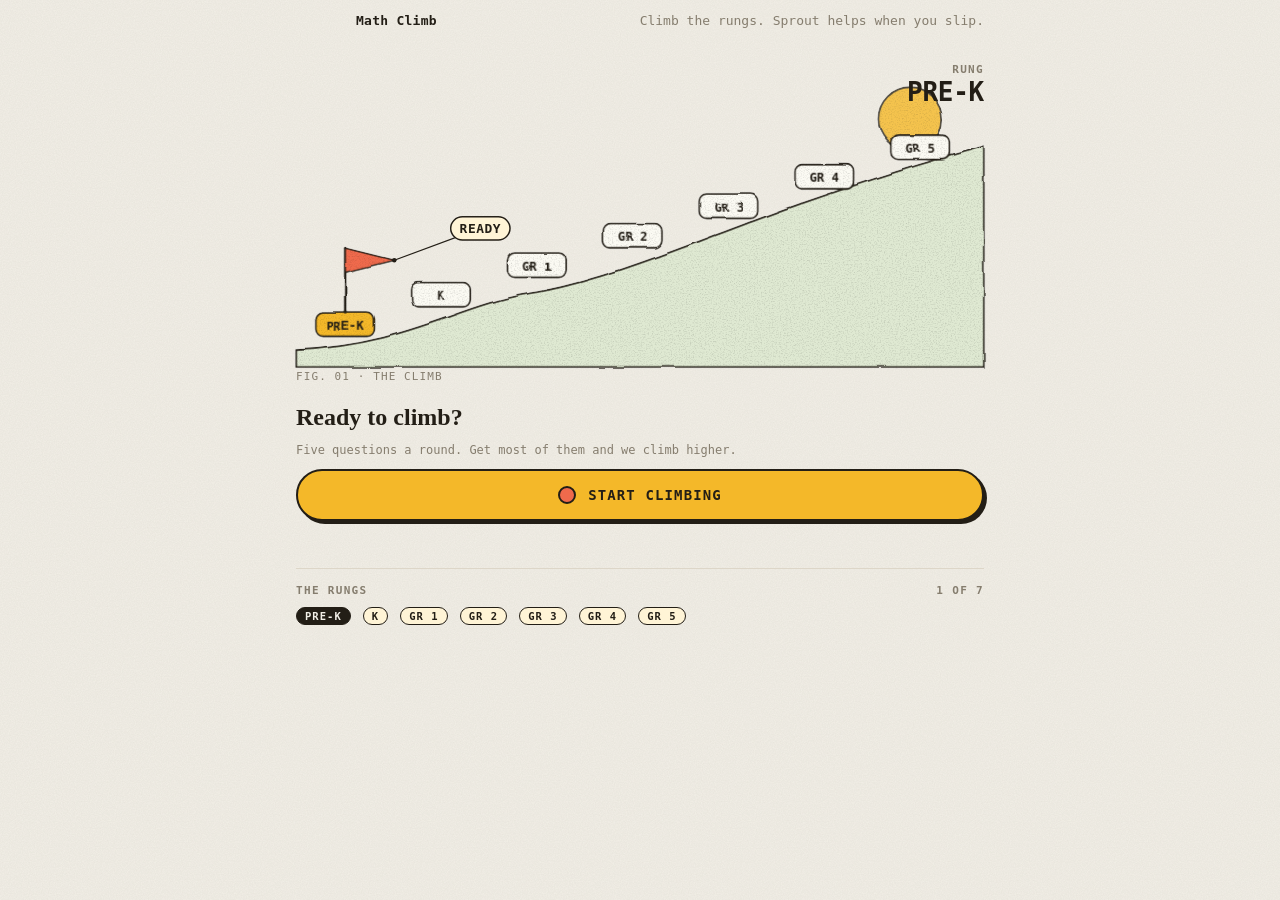
<file: canvas/index.html>
<!doctype html><html lang="en"><head><meta charset="utf-8"><meta name="viewport" content="width=device-width,initial-scale=1,viewport-fit=cover">
<meta name="sprout-completion-mode" content="manual">
<meta name="sprout-web-sites" content="https://read-along-eight.vercel.app">
<title>Math Climb</title>
<!--
  Math Climb. One canvas, two views on one store.
  Kid view: rounds of five questions, read aloud; four or five right climbs a rung (Pre-K to Grade 5), two or
  fewer drops one, three stays once. A wrong pick names its trap (a Learning Commons misconception), "Show me"
  draws the working while the canvas voice explains. Between rounds the canvas pings a hop that wakes the coach
  routine; the routine reads the session from the db, walks the Learning Commons progression map and may write
  the next round (`coach/next`) plus a report on `placement`.
  Parent view (anyone not on `family/roster`): each kid's rung, climbs, accuracy, and the knowledge map to
  traverse: tap a standard for what it means, its smaller skills, the kid's answers on it, and the standards
  before and after it, each tappable. Standard texts and skills are baked in from Learning Commons.
  Data: data/users/<kid>/profile {level}, data/users/<kid>/climb/sessions/<sid>, .../coach/next,
  data/users/<kid>/placement, family/roster {kids:[{id,name}]} (admin only).
-->
<style>

  :root{
    --paper:#f2efe7; --ink:#231e16; --muted:#857d6e; --rule:#ddd6c8; --card:#fbfaf3; --tagfill:#fff4d6;
    --mustard:#f4b829; --tomato:#ef6a4c; --mint:#93d3b0; --cobalt:#76a0e2; --blush:#f3a6bb; --shadow:#41538f;
    --mono:ui-monospace,SFMono-Regular,Menlo,Consolas,monospace;
    --read:Georgia,'Times New Roman',serif;
    color-scheme:light;
  }
  *{box-sizing:border-box}
  [hidden]{display:none!important}
  html,body{overflow-x:clip}
  body{margin:0;background-color:var(--paper);color:var(--ink);font:13px/1.45 var(--mono);
    background-image:url("data:image/svg+xml;utf8,<svg xmlns='http://www.w3.org/2000/svg' width='320' height='320'><filter id='p'><feTurbulence type='fractalNoise' baseFrequency='.85' numOctaves='3' stitchTiles='stitch'/><feColorMatrix values='0 0 0 0 .42  0 0 0 0 .39  0 0 0 0 .33  .16 0 0 0 0'/></filter><rect width='100%' height='100%' filter='url(%23p)'/></svg>");}
  /* Bottom padding keeps the passage and controls clear of the host's camera preview (read_aloud_v1 PiP, bottom-right, ~190px). */
  .page{max-width:720px;margin:0 auto;padding:calc(var(--canvas-safe-top,0px) + 12px) 16px 200px}
  .reading .page{padding-bottom:56vh}
  /* the host floats its own back button over the top-left corner: keep the title and the bar's first button clear of it */
  header.top{display:flex;justify-content:space-between;align-items:baseline;gap:12px;flex-wrap:wrap;padding-left:60px;min-height:44px}
  header.top h1{font-size:13px;font-weight:600;margin:0;letter-spacing:.02em}
  header.top span{color:var(--muted)}
  .k{font-size:11px;font-weight:700;letter-spacing:.12em;text-transform:uppercase;color:var(--muted)}

  .stage{position:relative;margin-top:4px}
  #fig{width:100%;height:auto;display:block;overflow:visible;user-select:none;-webkit-user-select:none}
  .reading #fig{max-height:26vh}
  #fig.think #light{animation:glow 1.4s ease-in-out infinite}
  @keyframes glow{50%{opacity:.55}}
  .stats{position:absolute;top:0;right:0;display:flex;flex-direction:column;align-items:flex-end;gap:10px;text-align:right}
  .stat .v{font-size:34px;font-weight:800;line-height:1.05;letter-spacing:-.01em;font-variant-numeric:tabular-nums}
  .stat .v small{font-size:12px;font-weight:700;letter-spacing:.06em;margin-left:3px;color:var(--muted)}
  .stat.small .v{font-size:20px}
  .stat .v.bump{animation:bump .35s ease-out}
  @keyframes bump{0%{transform:scale(1.18)}100%{transform:none}}
  .figcap{font-size:11px;letter-spacing:.1em;text-transform:uppercase;color:var(--muted);margin:2px 0 0}

  .act,button{font:inherit;color:var(--ink);background:var(--paper);border:1.5px solid var(--ink);border-radius:999px;padding:8px 14px;min-height:40px;cursor:pointer;white-space:nowrap;-webkit-tap-highlight-color:transparent}
  :focus-visible{outline:2px solid var(--ink);outline-offset:3px}
  .act[aria-pressed=true]{background:var(--ink);color:var(--paper)}
  .act.primary{background:var(--mustard);box-shadow:2px 2px 0 var(--ink);font-weight:700}
  .act:disabled,button:disabled{opacity:.45;cursor:default;transform:none}
  .row{display:flex;gap:8px;flex-wrap:wrap;align-items:center}
  .k-pill{display:inline-block;font-weight:800;font-size:10.5px;letter-spacing:.1em;text-transform:uppercase;border:1.2px solid var(--ink);border-radius:999px;padding:0 8px;background:var(--tagfill);margin-right:6px;vertical-align:1px;line-height:1.6;color:var(--ink)}
  .k-pill[data-kind=gloss],.k-pill[data-kind=recap],.k-pill[data-kind=word]{background:var(--mint)}
  .k-pill[data-kind=quiz]{background:var(--tomato)} .k-pill[data-kind=you]{background:var(--ink);color:var(--paper)}
  .k-pill[data-kind=error]{background:var(--paper);border-style:dashed}

  /* shelf */
  .find{margin-top:18px;display:flex;flex-direction:column;gap:10px}
  .find h2{font:600 24px/1.2 var(--read);margin:0;text-wrap:balance}
  .big{display:flex;align-items:center;justify-content:center;gap:12px;width:100%;font:800 14px var(--mono);letter-spacing:.08em;text-transform:uppercase;color:var(--ink);background:var(--mustard);border:2px solid var(--ink);border-radius:999px;padding:15px 18px;box-shadow:3px 3px 0 var(--ink);cursor:pointer}
  .big:active{transform:translate(2px,2px);box-shadow:1px 1px 0 var(--ink)}
  .big .dot{width:18px;height:18px;border-radius:50%;background:var(--tomato);border:2px solid var(--ink);flex:none}
  .big.busy{background:var(--tagfill);pointer-events:none}
  .big.busy .dot{animation:blink 1s steps(2) infinite}
  @keyframes blink{50%{background:var(--paper)}}
  #q{font:16px/1.3 var(--mono);color:var(--ink);background:var(--card);border:1.5px solid var(--ink);border-radius:999px;padding:10px 16px;width:100%}
  .status{color:var(--muted);font-size:12px;min-height:1.2em;margin:0}
  .result{background:var(--card);border:1.5px solid var(--ink);border-radius:12px;box-shadow:3px 3px 0 var(--ink);padding:12px 14px;display:flex;flex-direction:column;gap:8px}
  .result b{font:600 18px/1.25 var(--read)}
  .cont{display:flex;gap:12px;align-items:center;background:var(--card);border:1.5px solid var(--ink);border-radius:12px;box-shadow:3px 3px 0 var(--ink);padding:12px 14px;cursor:pointer;text-align:left;white-space:normal;width:100%;min-height:0}
  .cont .t{font:600 17px/1.25 var(--read)}
  .cont .bar{height:6px;border:1.2px solid var(--ink);border-radius:999px;margin-top:6px;overflow:hidden;background:var(--paper)}
  .cont .bar i{display:block;height:100%;background:var(--mustard)}
  .shelf{display:grid;grid-template-columns:repeat(2,minmax(0,1fr));gap:12px;margin-top:6px}
  .spine{position:relative;display:flex;flex-direction:column;justify-content:space-between;gap:10px;min-height:150px;text-align:left;white-space:normal;padding:12px 12px 10px;border:1.5px solid var(--ink);border-radius:8px 12px 12px 8px;box-shadow:3px 3px 0 var(--ink);background:var(--c,var(--card));cursor:pointer;overflow:hidden}
  .spine::before{content:"";position:absolute;left:0;top:0;bottom:0;width:9px;border-right:1.5px solid var(--ink);background:color-mix(in srgb,var(--c,var(--card)) 70%,var(--ink))}
  .spine .t{font:600 16px/1.2 var(--read);padding-left:6px;text-wrap:balance}
  .spine .a{font-size:11px;padding-left:6px}
  .spine .m{font-size:10.5px;letter-spacing:.08em;text-transform:uppercase;padding-left:6px;opacity:.75}
  .sec{display:flex;justify-content:space-between;align-items:baseline;gap:10px;margin-top:22px;padding-top:14px;border-top:1px solid var(--rule)}
  .empty{color:var(--muted);padding:12px 0}

  /* reader: the bar and the dock stay at the top, so the camera preview at the bottom covers nothing that matters */
  .head{position:sticky;top:var(--canvas-safe-top,0px);z-index:15;background:var(--paper);border-bottom:1.5px solid var(--ink);margin:0 -16px;padding:8px 16px}
  .bar-top{display:flex;gap:8px;align-items:center;padding-left:60px;min-height:44px}
  .bar-top .ttl{flex:1;min-width:0;overflow:hidden;text-overflow:ellipsis;white-space:nowrap;font-weight:700}
  .bar-top select{font:13px var(--mono);color:var(--ink);background:var(--card);border:1.5px solid var(--ink);border-radius:999px;padding:5px 8px;max-width:42%;min-height:36px}
  .bar-top button{padding:5px 11px;min-height:36px}
  .dock{display:flex;flex-direction:column;gap:7px;margin-top:8px}
  .live{display:flex;gap:6px;align-items:flex-start;min-height:2.6em;background:none;border:0;border-radius:8px;padding:0;text-align:left;white-space:normal;cursor:pointer;width:100%}
  .live .txt{flex:1;min-width:0;display:-webkit-box;-webkit-line-clamp:3;-webkit-box-orient:vertical;overflow:hidden;font-size:13px;line-height:1.45}
  .live .txt.wait{color:var(--muted)}
  .recrow{display:flex;gap:8px;align-items:center}
  .recbtn{flex:1;display:flex;align-items:center;justify-content:center;gap:10px;font:800 13px var(--mono);letter-spacing:.08em;text-transform:uppercase;background:var(--mustard);border:2px solid var(--ink);border-radius:999px;padding:11px 14px;box-shadow:3px 3px 0 var(--ink);--lv:0}
  .recbtn:active{transform:translate(2px,2px);box-shadow:1px 1px 0 var(--ink)}
  .recbtn .rdot{width:16px;height:16px;border-radius:50%;background:var(--tomato);border:2px solid var(--ink);flex:none;box-shadow:0 0 0 calc(var(--lv) * 9px) color-mix(in srgb,var(--tomato) 35%,transparent);transition:box-shadow .08s}
  .recbtn[aria-pressed=true]{background:var(--card)}
  .recbtn.paused .rdot{background:var(--paper);border-style:dashed}
  .rtime{font:700 15px var(--mono);font-variant-numeric:tabular-nums;min-width:3.2em;text-align:right}
  .tools{display:flex;gap:8px;flex-wrap:wrap}
  .tools button{padding:6px 12px;min-height:36px;font-size:12px}
  .chap-head{margin:22px 0 18px}
  .chap-head h2{font:600 24px/1.2 var(--read);margin:4px 0 0;text-wrap:balance}
  #text .para{font:400 20px/1.7 var(--read);margin:0 0 1em;max-width:64ch}
  .w{border-radius:3px;cursor:pointer;-webkit-tap-highlight-color:transparent;transition:color .2s,background-color .2s}
  .read-on #text .w{color:color-mix(in srgb,var(--ink) 62%,var(--paper))}
  .read-on #text .w.done{color:var(--ink)}
  .w.cur{background:var(--mustard);box-shadow:0 0 0 2px var(--mustard)}
  .w.next{box-shadow:inset 0 -2px 0 var(--ink)}
  .w.hes{text-decoration:underline dotted var(--tomato) 2px;text-underline-offset:4px}
  .w.skip{text-decoration:underline dashed var(--blush) 2px;text-underline-offset:4px}
  .w.sel{background:var(--mint);box-shadow:0 0 0 1.5px var(--ink)}
  .w.ghost{color:var(--ink);background:color-mix(in srgb,var(--mustard) 22%,transparent);border-radius:3px}
  .w.hl{background:linear-gradient(transparent 58%,color-mix(in srgb,var(--mint) 85%,transparent) 58%)}
  .end{display:flex;align-items:center;justify-content:space-between;gap:10px;flex-wrap:wrap;margin-top:24px;padding-top:16px;border-top:1px solid var(--rule)}
  .pop{position:absolute;z-index:18;display:flex;gap:6px;background:var(--paper);border:1.5px solid var(--ink);border-radius:999px;padding:4px;box-shadow:3px 3px 0 var(--ink)}
  .pop button{padding:6px 10px;font-size:12px;min-height:36px}
  .note{margin:-.2em 0 1.3em;max-width:60ch;padding:10px 12px;background:var(--card);border:1.5px solid var(--ink);border-radius:10px;box-shadow:3px 3px 0 var(--ink);font:13px/1.5 var(--mono)}

  /* finishing sheet */
  .sheet{position:fixed;inset:0;z-index:30;background:color-mix(in srgb,var(--ink) 35%,transparent);display:flex;align-items:flex-end;justify-content:center}
  .sheet-card{background:var(--paper);width:100%;max-width:760px;max-height:86%;overflow:auto;border:2px solid var(--ink);border-bottom:0;border-radius:16px 16px 0 0;padding:16px 16px 200px}
  .sheet-head{display:flex;justify-content:space-between;align-items:center;gap:10px;margin-bottom:12px}
  .sheet-head h3{font-size:13px;font-weight:700;letter-spacing:.1em;text-transform:uppercase;margin:0}
  .finstats{display:grid;grid-template-columns:repeat(3,1fr);gap:8px;margin-bottom:14px}
  .finstats>div{border:1.5px solid var(--ink);border-radius:10px;padding:8px 10px;background:var(--card)}
  .finstats .v{font:800 22px var(--mono)} .finstats .v small{font-size:11px} .finstats .k{color:var(--muted);font-size:10.5px;letter-spacing:.08em;text-transform:uppercase}
  .pnote{font-family:var(--read);font-size:16px;line-height:1.55;background:var(--card);border:1.5px solid var(--ink);border-radius:12px;padding:12px 14px;margin:0 0 12px}
  .practice{display:flex;gap:6px;flex-wrap:wrap;margin:0 0 12px}
  .practice .again{font:600 16px var(--read);border:1.5px solid var(--ink);border-radius:999px;padding:6px 12px;min-height:40px;background:var(--tagfill)}
  @media (max-width:560px){
    header.top span{display:none}
    .stats{position:static;flex-direction:row;justify-content:flex-end;gap:18px;margin-bottom:2px}
    .stat .v{font-size:22px} .stat.small .v{font-size:16px}
    #text .para{font-size:19px}
  }
  @media (prefers-reduced-motion:reduce){#fig.think #light,.stat .v.bump,.big.busy .dot{animation:none}.w{transition:none}}

  /* climb */
  .page{padding-bottom:120px}
  #fig.think #sun{animation:glow 1.4s ease-in-out infinite}
  .rungs{display:flex;gap:6px;flex-wrap:wrap;margin-top:8px}
  .q{display:flex;flex-direction:column;gap:10px}
  .q b{font:600 24px/1.25 var(--read);text-wrap:balance}
  .q b.eq{font:800 40px/1.1 var(--mono);text-align:center;letter-spacing:.02em;font-variant-numeric:tabular-nums}
  .pic{background:var(--paper);border:1.5px dashed var(--rule);border-radius:10px;padding:8px}
  .pic svg{width:100%;height:auto;display:block;overflow:visible}
  .d{transition:opacity .25s,transform .25s}.d.dim{opacity:.18}.d.lit{transform:scale(1.18)}
  .choices{display:grid;grid-template-columns:1fr 1fr;gap:10px;margin-top:12px}
  .choices.frozen{opacity:.45;pointer-events:none}
  .ch{font:800 28px var(--mono);color:var(--ink);background:var(--card);border:2px solid var(--ink);border-radius:14px;padding:16px 10px;min-height:72px;box-shadow:3px 3px 0 var(--ink);white-space:normal;line-height:1.15;font-variant-numeric:tabular-nums}
  .ch.txt{font-size:17px;font-weight:700}
  .ch:active{transform:translate(2px,2px);box-shadow:1px 1px 0 var(--ink)}
  .ch.ok{background:var(--mint)}.ch.bad{background:var(--tomato);color:var(--paper)}.ch.mute{opacity:.35}
  .ch:disabled{transform:none}
  .dots{display:flex;gap:6px}
  .dots i{width:12px;height:12px;border-radius:50%;border:1.5px solid var(--ink);background:var(--paper);display:block}
  .dots i.ok{background:var(--mint)}.dots i.bad{background:var(--tomato)}.dots i.now{background:var(--mustard)}
  .fb{margin-top:12px}
  .why{font-family:var(--read);font-size:17px;line-height:1.5;background:var(--card);border:1.5px solid var(--ink);border-radius:12px;padding:10px 12px;margin:10px 0 0}
  .stat{background:var(--card);border:1.5px solid var(--ink);border-radius:10px;padding:8px 10px;text-align:left}
  .stat .v{font-size:26px}
  .stats .stat{background:none;border:0;padding:0;text-align:right}
  .skills{display:flex;gap:6px;flex-wrap:wrap;margin:0 0 12px}
  .skills .k-pill{margin:0;line-height:2;padding:0 10px}
  .k-pill[data-kind=can]{background:var(--mint)}.k-pill[data-kind=next]{background:var(--mustard)}.k-pill[data-kind=trap]{background:var(--blush)}.k-pill[data-kind=grade]{background:var(--cobalt);color:var(--paper)}
  .speaker{display:flex;gap:8px;align-items:center;cursor:pointer;background:none;border:0;padding:0;text-align:left;white-space:normal;min-height:0;width:100%}
  .speaker.on .k-pill{background:var(--mustard)}
  /* parent view */
  html[data-view=parent] #kid{display:none!important}
  html[data-view=kid] #parent{display:none!important}
  html:not([data-view]) #parent,html:not([data-view]) #kid{display:none!important}
  .tabs{display:flex;gap:8px;flex-wrap:wrap;margin:10px 0 4px}
  .tabs .act[aria-pressed=true]{background:var(--ink);color:var(--paper)}
  .mapwrap{position:relative;height:380px;border:1.5px solid var(--ink);border-radius:12px;background:var(--card);overflow:hidden;touch-action:none;user-select:none;-webkit-user-select:none}
  #map{width:100%;height:100%;display:block;cursor:grab}
  #map.drag{cursor:grabbing}
  .mapbtns{position:absolute;right:8px;top:8px;display:flex;flex-direction:column;gap:6px}
  .mapbtns .act{width:40px;height:40px;min-height:0;padding:0;font-size:20px;font-weight:800;background:var(--paper)}
  #map .n{cursor:pointer}
  #map .n .lab{transition:opacity .2s}
  #map.far .n .lab{opacity:0}
  #map .n.nb circle{stroke:var(--cobalt);stroke-width:3.5}
  #map .col{fill:var(--tagfill);stroke:none}
  #map .n circle{stroke:var(--ink);stroke-width:1.5;fill:var(--card)}
  #map .n.met circle{fill:var(--mint)}#map .n.mixed circle{fill:var(--mustard)}#map .n.missed circle{fill:var(--tomato)}#map .n.near circle{stroke-dasharray:3 2}#map .n.next circle{stroke:var(--tomato);stroke-width:3}
  #map .n.sel circle{stroke-width:4;filter:drop-shadow(2px 2px 0 var(--ink))}
  #map .n text{font-family:var(--mono);font-weight:700;fill:var(--ink);pointer-events:none}
  #map .e{fill:none;stroke:var(--ink);stroke-width:1;opacity:.25}#map .e.hot{opacity:.9;stroke-width:2.2}
  #map .gl{font-family:var(--mono);font-weight:800;font-size:11px;letter-spacing:.1em;fill:var(--muted)}
  .explain{margin-top:12px}
  .explain p{font-family:var(--read);font-size:16px;line-height:1.5;margin:0}
  .lcs{margin:8px 0 0;padding:0;list-style:none;display:flex;flex-direction:column;gap:6px}
  .lcs li{display:flex;gap:8px;align-items:flex-start;font-size:13px;line-height:1.4}
  .lcs li i{flex:none;width:18px;height:18px;border-radius:50%;border:1.5px solid var(--ink);background:var(--paper);display:grid;place-items:center;font-size:10px;font-style:normal;font-weight:800}
  .lcs li i.met{background:var(--mint)}.lcs li i.missed{background:var(--tomato)}.lcs li i.mixed{background:var(--mustard)}
  .hops{display:flex;gap:8px;flex-wrap:wrap;margin-top:8px}
  .hops .act{padding:6px 11px;min-height:36px;font-size:12px;white-space:normal;text-align:left;line-height:1.3}
  .hops .act.before{background:var(--tagfill)}.hops .act.after{background:var(--mint)}
  .answers{margin:8px 0 0;padding:0;list-style:none;display:flex;flex-direction:column;gap:6px}
  .answers li{display:flex;gap:8px;align-items:baseline;font-size:13px}
  .answers li .k-pill{flex:none}
  .climbs{display:flex;flex-direction:column;gap:8px;margin-top:8px}
  .climbs .cont{cursor:default}
  .legend{display:flex;gap:10px;flex-wrap:wrap;font-size:11px;color:var(--muted);margin-top:6px;align-items:center}
  .legend i{display:inline-block;width:11px;height:11px;border-radius:50%;border:1.5px solid var(--ink);vertical-align:-1px;margin-right:3px}
  .legend .met{background:var(--mint)}.legend .mixed{background:var(--mustard)}.legend .missed{background:var(--tomato)}.legend .near{border-style:dashed}
  @media (prefers-reduced-motion:reduce){.d{transition:none}}
</style></head><body>
<div class="page" id="page">

<!-- ===================== kid view ===================== -->
<div id="kid">
  <section id="home" data-screen="home" data-sprout-rule="off">
    <header class="top"><h1>Math Climb</h1><span>Climb the rungs. Sprout helps when you slip.</span></header>
    <div class="stage" aria-label="The climb">
      <div class="stats" id="homeStats"></div>
      <svg id="fig" role="img" aria-label="An inked hill with seven stone rungs from Pre-K to Grade 5, a flag on the rung you are on, and a sun that lights while Sprout thinks"></svg>
      <p class="figcap">Fig. 01 · The climb</p>
    </div>
    <div class="find">
      <button class="cont" id="cont" type="button" onclick="startClimb()" hidden></button>
      <h2 id="homeH">Ready to climb?</h2>
      <p class="status">Five questions a round. Get most of them and we climb higher.</p>
      <button class="big" type="button" id="bStart" onclick="startClimb()"><span class="dot" aria-hidden="true"></span><span>Start climbing</span></button>
      <p class="status" id="homeStatus"></p>
    </div>
    <div class="sec"><span class="k">The rungs</span><span class="k" id="rungK"></span></div>
    <div class="rungs" id="rungs"></div>
  </section>

  <section id="play" data-screen="play" data-sprout-rule="off" hidden>
    <div class="head">
      <div class="bar-top">
        <button type="button" id="bHome" onclick="goHome()" aria-label="Back to the climb">Home</button>
        <span class="ttl" id="pTitle"></span>
        <div class="dots" id="dots"></div>
      </div>
      <div class="dock">
        <button class="speaker" id="live" type="button" onclick="replay()" aria-label="Hear it again">
          <span class="k-pill" id="liveKind" data-kind="reply">Sprout</span><span class="txt" id="liveText"></span>
        </button>
      </div>
    </div>
    <div class="result q" id="qCard" style="margin-top:14px">
      <b id="qText"></b>
      <div class="pic" id="pic" hidden></div>
    </div>
    <div class="choices" id="choices"></div>
    <div class="fb" id="fb" hidden>
      <div class="why" id="why" hidden></div>
      <div class="tools" style="margin-top:10px">
        <button class="act" type="button" id="bShow" onclick="showMe()">Show me</button>
        <button class="act primary" type="button" id="bNext" onclick="next()" style="flex:1">Next</button>
      </div>
    </div>
    <div class="tools" id="helpRow" style="margin-top:12px"><button class="act" type="button" id="bHint" onclick="hint()">Give me a hint</button></div>
  </section>

  <div class="sheet" id="roundSheet" hidden>
    <div class="sheet-card" role="dialog" aria-label="Round finished">
      <div class="sheet-head"><h3 id="rsTitle">Round done</h3><span class="k" id="rsK"></span></div>
      <div class="finstats" id="rsStats"></div>
      <p class="pnote" id="rsNote"></p>
      <div class="row"><button type="button" class="act primary" id="bRoundGo" onclick="afterRound()">Keep going</button></div>
    </div>
  </div>

  <div class="sheet" id="finSheet" hidden>
    <div class="sheet-card" role="dialog" aria-label="Climb finished">
      <div class="sheet-head"><h3 id="finTitle">Your rung</h3><span class="k">The climb</span></div>
      <div class="finstats" id="finStats"></div>
      <p class="pnote" id="finNote"></p>
      <div class="k" style="margin-bottom:6px">You can</div>
      <div class="skills" id="finCan"></div>
      <div class="k" style="margin-bottom:6px">Next up</div>
      <div class="skills" id="finNext"></div>
      <div class="row"><button type="button" class="act primary" id="bDone" onclick="finishTap()">Done</button></div>
    </div>
  </div>
</div>

<!-- ===================== parent view ===================== -->
<div id="parent">
  <header class="top"><h1>Math Climb</h1><span>For grown-ups · toward the New York State math test</span></header>
  <div class="tabs" id="tabs"></div>
  <div class="finstats" id="pStats"></div>
  <p class="pnote" id="pTrack"></p>
  <div class="stage" aria-label="The map">
    <div class="mapwrap" id="mapwrap">
      <svg id="map" role="img" aria-label="The knowledge map: standards as circles by grade, links from the Learning Commons progression, colored by how the kid did. Drag to move, pinch to zoom, tap one to read about it."><g id="mapRoot"></g></svg>
      <div class="mapbtns">
        <button class="act" type="button" onclick="zoomBy(1.35)" aria-label="Zoom in">+</button>
        <button class="act" type="button" onclick="zoomBy(1 / 1.35)" aria-label="Zoom out">−</button>
      </div>
    </div>
    <p class="figcap">Fig. 02 · The map · New York Next Generation standards · drag, pinch, tap</p>
    <p class="legend"><i class="met"></i>got it <i class="mixed"></i>some <i class="missed"></i>not yet <i class="near"></i>not tried</p>
    <div class="tools" style="margin-top:8px"><button class="act" type="button" id="bFitMine" onclick="fitMine()">My climb</button><button class="act" type="button" id="bFitAll" onclick="fitAll()">Whole map</button></div>
  </div>
  <div class="result explain" id="explain"><p class="status">Tap a circle on the map to read what it means and how it went.</p></div>
  <div class="sec"><span class="k">Sprout's notes</span><span class="k" id="pNoteK"></span></div>
  <p class="pnote" id="pNote">No report yet. The coach writes one after a climb.</p>
  <div class="sec"><span class="k">Climbs</span><span class="k" id="pClimbK"></span></div>
  <div class="climbs" id="climbs"></div>
  <p class="status" id="pStatus"></p>
</div>

</div>

<script>
'use strict';
/* ---------- host ---------- */
const $ = id => document.getElementById(id);
const hasSprout = typeof sprout === 'object' && sprout !== null;
const CFG = { wake: 'https://read-along-eight.vercel.app/api/climb', key: '__CLIMB_KEY__' };
const MAX_ROUNDS = 6, PER_ROUND = 5;
const INK = '#231e16';
const LEVELS = [
  { id: 'PK', label: 'Pre-K', say: 'pre K', stds: ['K.CC.B.5', 'K.CC.C.6', 'K.CC.A.3'] },
  { id: 'K', label: 'K', say: 'kindergarten', stds: ['K.CC.B.5', 'K.CC.C.6', 'K.OA.A.2', 'K.OA.A.5'] },
  { id: 'G1', label: 'Gr 1', say: 'grade one', stds: ['1.OA.C.6', '1.NBT.B.2', '1.OA.A.1'] },
  { id: 'G2', label: 'Gr 2', say: 'grade two', stds: ['2.NBT.B.5', '2.OA.A.1', '2.MD.C.8'] },
  { id: 'G3', label: 'Gr 3', say: 'grade three', stds: ['3.OA.C.7', '3.NF.A.1', '3.OA.A.3'] },
  { id: 'G4', label: 'Gr 4', say: 'grade four', stds: ['4.NBT.B.5', '4.NF.A.2', '4.OA.A.3'] },
  { id: 'G5', label: 'Gr 5', say: 'grade five', stds: ['5.NF.A.1', '5.NBT.B.7'] }
];
const STD_NAME = {
  'K.CC.A.3': 'reading numerals', 'K.CC.B.5': 'counting how many', 'K.CC.C.6': 'more, fewer, same',
  'K.OA.A.2': 'adding and taking away within 10', 'K.OA.A.5': 'adding and taking away within 5',
  '1.OA.C.6': 'adding and subtracting within 20', '1.NBT.B.2': 'tens and ones', '1.OA.A.1': 'number stories within 20',
  '2.NBT.B.5': 'adding and subtracting within 100', '2.OA.A.1': 'two-step number stories', '2.MD.C.8': 'counting money',
  '3.OA.C.7': 'times tables and dividing', '3.NF.A.1': 'what a fraction is', '3.OA.A.3': 'equal-groups stories',
  '4.NBT.B.5': 'multiplying bigger numbers', '4.NF.A.2': 'comparing fractions', '4.OA.A.3': 'multi-step stories',
  '5.NF.A.1': 'adding fractions with different bottoms', '5.NBT.B.7': 'decimals'
};
// The Learning Commons coherence map, one hop around the ladder standards: code → {g grade, n short name, d standard text, lc smaller skills, u uuid}.
const GRAPH = {"nodes":{"1.MD.C.4":{"g":1,"n":"organize, represent, and interpret data with up to three…","d":"Organize, represent, and interpret data with up to three categories; ask and answer questions about the total number of data points, how many in each category, and how many more or less are in one category than in another.","lc":["Interpret data with up to three categories","Ask and answer questions about how many data points are in each category in data with up to three categories","Ask and answer questions about the total number of data points in data with up to three categories","Organize and represent data with up to three categories","Ask and answer questions about how many more or fewer data points are in one category than another in data with up to three categories"],"u":"6b9eb642-d7cc-11e8-824f-0242ac160002","ny":{"c":"NY-1.MD.4","d":"Organize, represent, and interpret data with up to three categories; ask and answer questions about the total number of data points, how many in each category, and how many more or less are in one category than in another."}},"1.NBT.A.1":{"g":1,"n":"count to 120, starting at any number less than 120","d":"Count to 120, starting at any number less than 120. In this range, read and write numerals and represent a number of objects with a written numeral.","lc":["Count up from zero by 10s, ending at any number up to 120","Count up from zero by 1s, ending at any number up to 120","Count down by 10s, starting and ending at a number up to 120","Read numerals to 120","Write numerals to 120","Represent a number of objects up to 120 with a written numeral","Count up by 10s, starting at a nonzero number and ending at any number up to 120","Count down by 1s, starting and ending at a number up to 120"],"u":"6b9bdbaf-d7cc-11e8-824f-0242ac160002","ny":{"c":"NY-1.NBT.1","d":"Count to 120, starting at any number less than 120. In this range, read and write numerals and represent a number of objects with a written numeral."}},"1.NBT.B.2":{"g":1,"n":"tens and ones","d":"Understand that the two digits of a two-digit number represent amounts of tens and ones. Understand the following as special cases:","lc":["Given a two-digit number, decompose it into its tens and ones","Given the number of tens and ones, write a two-digit number"],"u":"6b9d22e5-d7cc-11e8-824f-0242ac160002","l":1,"ny":{"c":"NY-1.NBT.2","d":"Understand that the two digits of a two-digit number represent amounts of tens and ones."}},"1.NBT.B.3":{"g":1,"n":"compare two two-digit numbers based on meanings of the…","d":"Compare two two-digit numbers based on meanings of the tens and ones digits, recording the results of comparisons with the symbols >, =, and <.","lc":["Use symbols (>,<, or =) to communicate comparison of two two-digit numbers","Compare two two-digit numbers by comparing the digits in each place value","Use comparative language to communicate comparison of two two-digit numbers"],"u":"6b9e0d8d-d7cc-11e8-824f-0242ac160002","ny":{"c":"NY-1.NBT.3","d":"Compare two two-digit numbers based on meanings of the tens and ones digits, recording the results of comparisons with the symbols >, =, and < ."}},"1.NBT.C.4":{"g":1,"n":"add within 100, including adding a two-digit number and a…","d":"Add within 100, including adding a two-digit number and a one-digit number, and adding a two-digit number and a multiple of 10, using concrete models or drawings and strategies based on place value, properties of operations, and/or the relationship between addition and subtraction; relate the strategy to a written method and explain the reasoning used. Understand that in adding two-digit numbers, one adds tens and te","lc":["Add a two-digit number and a one-digit number within 100 using concrete models or drawings","Add a two-digit number and a multiple of 10 within 100 using strategies based on properties of operations and/or the relationship between ad","Add a two-digit number and a multiple of 10 within 100 using strategies based on place value","Relate a given addition strategy to a written method","Add a two-digit number and a one-digit number within 100 using strategies based on place value","Add a two-digit number and a one-digit number within 100 using strategies based on properties of operations and/or the relationship between ","Add a two-digit number and a multiple of 10 within 100 using concrete models or drawings","Add tens and tens and ones and ones when adding with a two-digit number, composing a ten as needed"],"u":"6b9eb89a-d7cc-11e8-824f-0242ac160002","ny":{"c":"NY-1.NBT.4","d":"Add within 100, including\n a two-digit number and a one-digit number,\n a two-digit number and a multiple of 10.\n Use concrete models or drawings and strategies based on place value, properties of operations, and/or the relationship between addition and subtraction.\n Understand that in adding two-digit numbers, one adds tens and tens, ones and ones, and sometimes it is necessary to compose a ten. Relate the strategy t"}},"1.NBT.C.5":{"g":1,"n":"given a two-digit number, mentally find 10 more or 10…","d":"Given a two-digit number, mentally find 10 more or 10 less than the number, without having to count; explain the reasoning used.","lc":["Mentally find 10 less than a given number without counting by ones","Mentally find 10 more than a given number without counting by ones","Explain the reasoning used to find 10 more or 10 less than a number, including by using base-ten blocks, hundreds charts, or other represent"],"u":"6b9f4fd0-d7cc-11e8-824f-0242ac160002","ny":{"c":"NY-1.NBT.5","d":"Given a two-digit number, mentally find 10 more or 10 less than the number, without having to count; explain the reasoning used."}},"1.NBT.C.6":{"g":1,"n":"subtract multiples of 10 in the range 10-90 from…","d":"Subtract multiples of 10 in the range 10-90 from multiples of 10 in the range 10-90 (positive or zero differences), using concrete models or drawings and strategies based on place value, properties of operations, and/or the relationship between addition and subtraction; relate the strategy to a written method and explain the reasoning used.","lc":["Subtract multiples of 10 from multiples of 10, where both multiples are less than 100, using strategies based on properties of operations an","Relate a given subtraction strategy to a written method","Subtract multiples of 10 from multiples of 10, where both multiples are less than 100, using strategies based on place value","Subtract multiples of 10 from multiples of 10, where both multiples are less than 100, using concrete models or drawings"],"u":"6b9fd080-d7cc-11e8-824f-0242ac160002","ny":{"c":"NY-1.NBT.6","d":"Subtract multiples of 10 from multiples of 10 in the range 10-90 using\n concrete models or drawings, and\n strategies based on place value, properties of operations, and/or the relationship between addition and subtraction. Relate the strategy used to a written representation and explain the reasoning."}},"1.OA.A.1":{"g":1,"n":"number stories within 20","d":"Use addition and subtraction within 20 to solve word problems involving situations of adding to, taking from, putting together, taking apart, and comparing, with unknowns in all positions, e.g., by using objects, drawings, and equations with a symbol for the unknown number to represent the problem.","lc":["Use subtraction within 20 to solve word problems involving taking from and taking apart amounts, with unknowns in all positions","Use subtraction within 20 to solve word problems involving comparison with unknowns in all positions","Use addition within 20 to solve word problems involving comparison with unknowns in all positions","Use addition within 20 to solve word problems involving adding to and putting together an amount, with unknowns in all positions"],"u":"6b9bdee1-d7cc-11e8-824f-0242ac160002","l":1,"ny":{"c":"NY-1.OA.1","d":"Use addition and subtraction within 20 to solve one step word problems involving situations of adding to, taking from, putting together, taking apart, and/or comparing, with unknowns in all positions."}},"1.OA.A.2":{"g":1,"n":"solve word problems that call for addition of three whole…","d":"Solve word problems that call for addition of three whole numbers whose sum is less than or equal to 20, e.g., by using objects, drawings, and equations with a symbol for the unknown number to represent the problem.","lc":["Use objects, drawings, and equations with a symbol for the unknown number to represent a problem that calls for addition of three whole numb","Solve word problems that call for addition of three single-digit numbers whose sum is less than or equal to 20.","Solve word problems that call for addition of one two-digit number and two single-digit numbers whose sum is less than or equal to 20."],"u":"6b9d25bb-d7cc-11e8-824f-0242ac160002","ny":{"c":"NY-1.OA.2","d":"Solve word problems that call for addition of three whole numbers whose sum is less than or equal to 20."}},"1.OA.B.3":{"g":1,"n":"apply properties of operations as strategies to add and…","d":"Apply properties of operations as strategies to add and subtract.","lc":["Apply properties of operations as strategies to add","Apply properties of operations as strategies to subtract"],"u":"6b9e0fbe-d7cc-11e8-824f-0242ac160002","ny":{"c":"NY-1.OA.3","d":"Apply properties of operations as strategies to add and subtract."}},"1.OA.B.4":{"g":1,"n":"understand subtraction as an unknown-addend problem","d":"Understand subtraction as an unknown-addend problem. For example, subtract 10 - 8 by finding the number that makes 10 when added to 8.","lc":["Subtract by using the relationship between addition and subtraction to find an unknown addend","Write an equation showing the placement of an unknown addend","Know that subtraction is the inverse of addition"],"u":"6b9ebb03-d7cc-11e8-824f-0242ac160002","ny":{"c":"NY-1.OA.4","d":"Understand subtraction as an unknown-addend problem within 20."}},"1.OA.C.5":{"g":1,"n":"relate counting to addition and subtraction","d":"Relate counting to addition and subtraction (e.g., by counting on 2 to add 2).","lc":["Relate counting back to subtraction","Relate counting on to addition"],"u":"6b9f527f-d7cc-11e8-824f-0242ac160002","ny":{"c":"NY-1.OA.5","d":"Relate counting to addition and subtraction."}},"1.OA.C.6":{"g":1,"n":"add and subtract within 20","d":"Add and subtract within 20, demonstrating fluency for addition and subtraction within 10. Use strategies such as counting on; making ten (e.g., 8 + 6 = 8 + 2 + 4 = 10 + 4 = 14); decomposing a number leading to a ten (e.g., 13 - 4 = 13 - 3 - 1 = 10 - 1 = 9); using the relationship between addition and subtraction (e.g., knowing that 8 + 4 = 12, one knows 12 - 8 = 4); and creating equivalent but easier or known sums (e","lc":["Add within 20, using strategies such as counting on, making ten, and creating equivalent but easier known sums.","Fluently add within 10","Fluently subtract within 10","Subtract within 20, using strategies such as counting down, decomposing a number leading to a ten, and using the relationship between additi"],"u":"6b9fd4e5-d7cc-11e8-824f-0242ac160002","l":1,"ny":{"c":"NY-1.OA.6.a-b","d":"Add and subtract within 20. Use strategies such as:\n counting on;\n making ten;\n decomposing a number leading to a ten;\n using the relationship between addition and subtraction; and\n creating equivalent but easier or known sums. Fluently add and subtract within 10."}},"2.G.A.3":{"g":2,"n":"partition circles and rectangles into two, three, or four…","d":"Partition circles and rectangles into two, three, or four equal shares, describe the shares using the words halves, thirds, half of, a third of, etc., and describe the whole as two halves, three thirds, four fourths. Recognize that equal shares of identical wholes need not have the same shape.","lc":["Recognize that equal shares of identical wholes need not have the same shape","Partition objects, including circles and rectangles, into three equal shares and describe the shares using \"thirds\"","Describe a whole based on its number of parts, including two halves, three thirds, and four fourths","Partition objects, including circles and rectangles, into four equal shares and describe the shares using \"fourths\"","Partition objects, including circles and rectangles, into two equal shares and describe the shares using \"halves\""],"u":"6b9e11e8-d7cc-11e8-824f-0242ac160002","ny":{"c":"NY-2.G.3","d":"Partition circles and rectangles into two, three, or four equal shares. Describe the shares using the words halves, thirds, half of, a third of, etc. Describe the whole as two halves, three thirds, four fourths. Recognize that equal shares of identical wholes need not have the same shape."}},"2.MD.A.2":{"g":2,"n":"measure the length of an object twice, using length units…","d":"Measure the length of an object twice, using length units of different lengths for the two measurements; describe how the two measurements relate to the size of the unit chosen.","lc":["Measure the length of an object twice, using different length units for the two measurements","Describe how two length measurements for the same object relate to the size of the units chosen"],"u":"6b9d2bdf-d7cc-11e8-824f-0242ac160002","ny":{"c":"NY-2.MD.2","d":"Measure the length of an object twice, using different “length units” for the two measurements; describe how the two measurements relate to the size of the unit chosen."}},"2.MD.C.8":{"g":2,"n":"counting money","d":"Solve word problems involving dollar bills, quarters, dimes, nickels, and pennies, using $ and ¢ symbols appropriately.","lc":["Solve word problems involving adding amounts of money given in coins and/or dollars","Solve word problems involving subtracting amounts of money given in coins and/or dollars","Identify coins and know their value in cents"],"u":"6ba09ba4-d7cc-11e8-824f-0242ac160002","l":1,"ny":{"c":"NY-2.MD.8.a-b","d":"Count a mixed collection of coins whose sum is less than or equal to one dollar. Solve real world and mathematical problems within one dollar involving quarters, dimes, nickels, and pennies, using the ¢ (cent) symbol appropriately."}},"2.NBT.A.1":{"g":2,"n":"understand that the three digits of a three-digit number…","d":"Understand that the three digits of a three-digit number represent amounts of hundreds, tens, and ones; e.g., 706 equals 7 hundreds, 0 tens, and 6 ones. Understand the following as special cases:","lc":["Given the number of hundreds, tens, and/or ones, write a three- digit number","Given the number of tens and/or ones write a two- digit number","Decompose a two-digit number into its tens and ones","Decompose a three-digit number into its hundreds, tens, and ones"],"u":"6b9be86e-d7cc-11e8-824f-0242ac160002","ny":{"c":"NY-2.NBT.1","d":"Understand that the digits of a three-digit number represent amounts of hundreds, tens, and ones."}},"2.NBT.B.5":{"g":2,"n":"add and subtract within 100","d":"Fluently add and subtract within 100 using strategies based on place value, properties of operations, and/or the relationship between addition and subtraction.","lc":["Fluently add within 100 using strategies based on place value, properties of operations, and/or the relationship between addition and subtra","Fluently subtract within 100 using strategies based on place value, properties of operations, and/or the relationship between addition and s"],"u":"6b9f57e3-d7cc-11e8-824f-0242ac160002","l":1,"ny":{"c":"NY-2.NBT.5","d":"Fluently add and subtract within 100 using strategies based on place value, properties of operations, and/or the relationship between addition and subtraction."}},"2.OA.A.1":{"g":2,"n":"two-step stories","d":"Use addition and subtraction within 100 to solve one- and two-step word problems involving situations of adding to, taking from, putting together, taking apart, and comparing, with unknowns in all positions, e.g., by using drawings and equations with a symbol for the unknown number to represent the problem.","lc":["Use drawings or equations with a symbol for the unknown number to represent one-step subtraction problems within 100","Use addition within 100 to solve two-step word problems involving situations of adding to, taking from, putting together, taking apart, and ","Use drawings or equations with a symbol for the unknown number to represent addition and subtraction problems within 100","Use drawings or equations with a symbol for the unknown number to represent two-step addition problems within 100","Use drawings or equations with a symbol for the unknown number to represent one-step addition problems within 100","Use subtraction within 100 to solve two-step word problems involving situations of adding to, taking from, putting together, taking apart, a","Use addition within 100 to solve one-step word problems involving situations of adding to, taking from, putting together, taking apart, and ","Use drawings or equations with a symbol for the unknown number to represent two-step subtraction problems within 100"],"u":"6b9beba4-d7cc-11e8-824f-0242ac160002","l":1,"ny":{"c":"NY-2.OA.1.a-b","d":"Use addition and subtraction within 100 to solve one-step word problems involving situations of adding to, taking from, putting together, taking apart, and comparing, with unknowns in all positions. Use addition and subtraction within 100 to develop an understanding of solving two-step word problems involving situations of adding to, taking from, putting together, taking apart, and comparing, with unknowns in all pos"}},"2.OA.B.2":{"g":2,"n":"fluently add and subtract within 20 using mental…","d":"Fluently add and subtract within 20 using mental strategies. By end of Grade 2, know from memory all sums of two one-digit numbers.","lc":["Subtract within 20, with automaticity, including using mental strategies","Know from memory all sums of two one-digit numbers","Add within 20, with automaticity, including using mental strategies"],"u":"6b9d30e1-d7cc-11e8-824f-0242ac160002","ny":{"c":"NY-2.OA.2.a-b","d":"Fluently add and subtract within 20 using mental strategies. Strategies could include:\n counting on;\n making ten;\n decomposing a number leading to a ten;\n using the relationship between addition and subtraction; and creating equivalent but easier or known sums. Know from memory all sums within 20 of two one-digit numbers."}},"3.G.A.2":{"g":3,"n":"partition shapes into parts with equal areas","d":"Partition shapes into parts with equal areas. Express the area of each part as a unit fraction of the whole. For example, partition a shape into 4 parts with equal area, and describe the area of each part as 1/4 of the area of the shape.","lc":["Express the area of each equal part of a shape as a unit fraction of the whole (with denominators of 2, 3, 4, 6, and 8)","Partition shapes into parts with equal areas (2, 3, 4, 6, or 8 equal parts)"],"u":"6b9d3367-d7cc-11e8-824f-0242ac160002","ny":{"c":"NY-3.G.2","d":"Partition shapes into parts with equal areas. Express the area of each part as a unit fraction of the whole."}},"3.NBT.A.2":{"g":3,"n":"fluently add and subtract within 1000 using strategies…","d":"Fluently add and subtract within 1000 using strategies and algorithms based on place value, properties of operations, and/or the relationship between addition and subtraction.","lc":["Fluently subtract within 1,000 using strategies and algorithms based on place value, properties of operations, and/or the relationship betwe","Fluently add within 1,000 using strategies and algorithms based on place value, properties of operations, and/or the relationship between ad"],"u":"6b9d3a38-d7cc-11e8-824f-0242ac160002","ny":{"c":"NY-3.NBT.2","d":"Fluently add and subtract within 1,000 using strategies and algorithms based on place value, properties of operations, and/or the relationship between addition and subtraction."}},"3.NBT.A.3":{"g":3,"n":"multiply one-digit whole numbers by multiples of 10 in…","d":"Multiply one-digit whole numbers by multiples of 10 in the range 10—90 (e.g., 9 × 80, 5 × 60) using strategies based on place value and properties of operations.","lc":["Multiply one-digit whole numbers by multiples of 10 in the range 10-90 using strategies based on place value and properties of operations"],"u":"6b9e1e66-d7cc-11e8-824f-0242ac160002","ny":{"c":"NY-3.NBT.3","d":"Multiply one-digit whole numbers by multiples of 10 in the range 10-90 using strategies based on place value and properties of operations."}},"3.NF.A.1":{"g":3,"n":"what a fraction is","d":"Understand a fraction 1/b as the quantity formed by 1 part when a whole is partitioned into b equal parts; understand a fraction a/b as the quantity formed by a parts of size 1/b.","lc":["Identify a fraction a/b as the quantity formed by a parts of size 1/b (where b is 2, 3, 4, 6, or 8)","Identify a fraction 1/b as the quantity formed by 1 part when a whole is partitioned into b equal parts (where b is 2, 3, 4, 6, or 8)"],"u":"6b9bf846-d7cc-11e8-824f-0242ac160002","l":1,"ny":{"c":"NY-3.NF.1","d":"Understand a unit fraction, 1/b, is the quantity formed by 1 part when a whole is partitioned into b equal parts. Understand a fraction a/b as the quantity formed by a parts of size 1/b."}},"3.NF.A.3":{"g":3,"n":"explain equivalence of fractions in special cases, and…","d":"Explain equivalence of fractions in special cases, and compare fractions by reasoning about their size.","lc":["Compare fractions by reasoning about their size (with denominators 2, 3, 4, 6, and 8)","Explain equivalence of fractions in special cases"],"u":"6b9e210d-d7cc-11e8-824f-0242ac160002","ny":{"c":"NY-3.NF.3","d":"Explain equivalence of fractions and compare fractions by reasoning about their size."}},"3.OA.A.1":{"g":3,"n":"interpret products of whole numbers, e.g., interpret 5 ×…","d":"Interpret products of whole numbers, e.g., interpret 5 × 7 as the total number of objects in 5 groups of 7 objects each. For example, describe a context in which a total number of objects can be expressed as 5 ÷ 7.","lc":["Model a multiplication situation (up to and including 10x10), including by writing a multiplication expression","Interpret the product of two whole numbers as the number of groups times the size of each group, or vice versa","Identify a multiplication situation based on a given multiplication expression","Interpret the product of two whole numbers (up to and including 10x10) as the number of groups times the size of each group, or vice versa","Model a multiplication situation, including by writing a multiplication expression","Identify a multiplication situation based on a given multiplication expression (up to and including 10x10)"],"u":"6b9bfb73-d7cc-11e8-824f-0242ac160002","ny":{"c":"NY-3.OA.1","d":"Interpret products of whole numbers."}},"3.OA.A.2":{"g":3,"n":"interpret whole-number quotients of whole numbers, e.g.,…","d":"Interpret whole-number quotients of whole numbers, e.g., interpret 56 ÷ 8 as the number of objects in each share when 56 objects are partitioned equally into 8 shares, or as a number of shares when 56 objects are partitioned into equal shares of 8 objects each. For example, describe a context in which a number of shares or a number of groups can be expressed as 56 ÷ 8.","lc":["Identify a division situation (limited to dividends through 50 and divisors and quotients through 10) based on a given division expression","Interpret whole number quotients as the number of groups when a set number of objects is partitioned into equal groups (limited to dividends","Identify a division situation based on a given division expression","Model a division situation (limited to dividends through 50 and divisors and quotients through 10), including by writing a division expressi","Interpret whole number quotients as the number of groups when a set number of objects is partitioned into equal groups","Model a division situation, including by writing a division expression","Interpret whole number quotients as the number of objects in each group when a set number of objects is partitioned into equal groups (limit","Interpret whole number quotients as the number of objects in each group when a set number of objects is partitioned into equal groups"],"u":"6b9d430d-d7cc-11e8-824f-0242ac160002","ny":{"c":"NY-3.OA.2","d":"Interpret whole-number quotients of whole numbers."}},"3.OA.A.3":{"g":3,"n":"equal-groups stories","d":"Use multiplication and division within 100 to solve word problems in situations involving equal groups, arrays, and measurement quantities, e.g., by using drawings and equations with a symbol for the unknown number to represent the problem.","lc":["Solve one-step division problems, limited to dividends through 100 and divisors and quotients through 10","Solve one-step division problems, limited to dividends through 50 and divisors and quotients through 10","Use equations with a symbol for the unknown number to represent multiplication problems up to and including 10x10","Solve one-step multiplication problems up to and including 10x10","Solve one-step division problems within 100","Use equations with a symbol for the unknown number to represent division problems","Use equations with a symbol for the unknown number to represent division problems, limited to dividends through 50 and divisors and quotient","Use equations with a symbol for the unknown number to represent multiplication problems"],"u":"6b9e233f-d7cc-11e8-824f-0242ac160002","l":1,"ny":{"c":"NY-3.OA.3","d":"Use multiplication and division within 100 to solve word problems in situations involving equal groups, arrays, and measurement quantities."}},"3.OA.B.5":{"g":3,"n":"apply properties of operations as strategies to multiply…","d":"Apply properties of operations as strategies to multiply and divide.","lc":["Apply the distributive property as a strategy to multiply","Apply the associative property as a strategy to multiply","Apply the commutative property as a strategy to multiply","Apply the distributive property as a strategy to divide"],"u":"6b9f5d5a-d7cc-11e8-824f-0242ac160002","ny":{"c":"NY-3.OA.5","d":"Apply properties of operations as strategies to multiply and divide."}},"3.OA.B.6":{"g":3,"n":"understand division as an unknown-factor problem","d":"Understand division as an unknown-factor problem. For example, find 32 ÷ 8 by finding the number that makes 32 when multiplied by 8.","lc":["Represent a division problem as an equivalent multiplication problem with an unknown factor","Determine a quotient by representing a division problem as an equivalent multiplication problem"],"u":"6b9fe0ba-d7cc-11e8-824f-0242ac160002","ny":{"c":"NY-3.OA.6","d":"Understand division as an unknown-factor problem."}},"3.OA.C.7":{"g":3,"n":"times tables and dividing","d":"Fluently multiply and divide within 100, using strategies such as the relationship between multiplication and division (e.g., knowing that 8 × 5 = 40, one knows 40 ÷ 5 = 8) or properties of operations. By the end of Grade 3, know from memory all products of two one-digit numbers.","lc":["Fluently divide within 100, using strategies such as the relationship between multiplication and division or properties of operations","Fluently multiply within 100, using strategies such as the relationship between multiplication and division or properties of operations","Know from memory all products of two one-digit numbers"],"u":"6ba0471b-d7cc-11e8-824f-0242ac160002","l":1,"ny":{"c":"NY-3.OA.7.a-b","d":"Fluently solve single-digit multiplication and related divisions, using strategies such as the relationship between multiplication and division or properties of operations. Know from memory all products of two one-digit numbers."}},"3.OA.D.8":{"g":3,"n":"solve two-step word problems using the four operations","d":"Solve two-step word problems using the four operations. Represent these problems using equations with a letter standing for the unknown quantity. Assess the reasonableness of answers using mental computation and estimation strategies including rounding.","lc":["Use addition and subtraction within 1,000 and multiplication and division within 100 to solve two step real- world problems","Explain whether or not the answer to a two-step word problem is reasonable","Represent a two-step word problem using equations with a letter standing for the unknown quantity"],"u":"6ba0a525-d7cc-11e8-824f-0242ac160002","ny":{"c":"NY-3.OA.8","d":"Solve two-step word problems posed with whole numbers and having whole-number answers using the four operations."}},"4.MD.A.1":{"g":4,"n":"know relative sizes of measurement units within one…","d":"Know relative sizes of measurement units within one system of units including km, m, cm; kg, g; lb, oz.; l, ml; hr, min, sec. Within a single system of measurement, express measurements in a larger unit in terms of a smaller unit. Record measurement equivalents in a two column table. For example, know that 1 ft is 12 times as long as 1 in. Express the length of a 4 ft snake as 48 in. Generate a conversion table for f","lc":["Identify relative sizes of length measurement units within the metric system","Identify relative sizes of mass/weight measurement units within the customary system","Identify relative sizes of time units (hours, minutes, seconds)","Record equivalent measurements in a two-column table","Identify relative sizes of mass/weight measurement units within the metric system","Identify relative sizes of length measurement units within the customary system","Convert a measurement from a larger unit to a smaller unit within a system of measurement"],"u":"6b9c02b9-d7cc-11e8-824f-0242ac160002","ny":{"c":"NY-4.MD.1","d":"Know relative sizes of measurement units: ft., in.; km, m, cm\n Know the conversion factor and use it to convert measurements in a larger unit in terms of a smaller unit: ft., in.; km, m, cm; hr., min., sec.\n Given the conversion factor, convert all other measurements within a single system of measurement from a larger unit to a smaller unit.\n Record measurement equivalents in a two-column table."}},"4.NBT.A.1":{"g":4,"n":"recognize that in a multi-digit whole number, a digit in…","d":"Recognize that in a multi-digit whole number, a digit in one place represents ten times what it represents in the place to its right. For example, recognize that 700 ÷ 70 = 10 by applying concepts of place value and division.","lc":["Recognize that in a multi-digit whole number, a digit in one place represents ten times what it represents in the place to its right","Apply concepts of place value to recognize quotients and products in multiplication and division problems involving whole numbers and a fact"],"u":"6b9c0660-d7cc-11e8-824f-0242ac160002","ny":{"c":"NY-4.NBT.1","d":"Recognize that in a multi-digit whole number, a digit in one place represents ten times what it represents in the place to its right."}},"4.NBT.A.3":{"g":4,"n":"use place value understanding to round multi-digit whole…","d":"Use place value understanding to round multi-digit whole numbers to any place.","lc":["Round multi-digit whole numbers to any place within 1,000,000"],"u":"6b9e2a5e-d7cc-11e8-824f-0242ac160002","ny":{"c":"NY-4.NBT.3","d":"Use place value understanding to round multi-digit whole numbers to any place."}},"4.NBT.B.4":{"g":4,"n":"fluently add and subtract multi-digit whole numbers using…","d":"Fluently add and subtract multi-digit whole numbers using the standard algorithm.","lc":["Fluently subtract multi-digit whole numbers (minuend to 1,000,000) using the standard algorithm","Fluently add multi-digit whole numbers (sums to 1,000,000) using the standard algorithm"],"u":"6b9ecb67-d7cc-11e8-824f-0242ac160002","ny":{"c":"NY-4.NBT.4","d":"Fluently add and subtract multi-digit whole numbers using a standard algorithm."}},"4.NBT.B.5":{"g":4,"n":"multiply bigger numbers","d":"Multiply a whole number of up to four digits by a one-digit whole number, and multiply two two-digit numbers, using strategies based on place value and the properties of operations. Illustrate and explain the calculation by using equations, rectangular arrays, and/or area models.","lc":["Use models to explain the multiplication of four-digit numbers by one-digit numbers","Multiply a three-digit number by a one-digit number using strategies based on place value or properties of operations","Multiply a two-digit number by a two-digit number using strategies based on place value","Use models to explain the multiplication of three-digit numbers by one-digit numbers","Multiply a three-digit number by a one-digit number using strategies based on place value","Multiply a four-digit number by a one-digit number using strategies based on place value or properties of operations","Multiply a three-digit number by a one-digit number using strategies based on the properties of operations","Multiply a two-digit number by a two-digit number using strategies based on the properties of operations"],"u":"6b9f62c1-d7cc-11e8-824f-0242ac160002","l":1,"ny":{"c":"NY-4.NBT.5","d":"Multiply a whole number of up to four digits by a one-digit whole number, and multiply two two-digit numbers, using strategies based on place value and the properties of operations. Illustrate and explain the calculation by using equations, rectangular arrays, and/or area models."}},"4.NBT.B.6":{"g":4,"n":"find whole-number quotients and remainders with up to…","d":"Find whole-number quotients and remainders with up to four-digit dividends and one-digit divisors, using strategies based on place value, the properties of operations, and/or the relationship between multiplication and division. Illustrate and explain the calculation by using equations, rectangular arrays, and/or area models.","lc":["Find whole-number quotients (no remainders) of three-digit dividends and one-digit divisors using strategies based on place value, the prope","Find whole-number quotients (with remainders) four-digit dividends and one-digit divisors using strategies based on place value, the propert","Use models to explain the division of whole numbers (with and without remainders) with four-digit dividends and one-digit divisors.","Find whole-number quotients (with remainders) three-digit dividends and one-digit divisors using strategies based on place value, the proper","Use models to explain the division of whole numbers (with and without remainders) with three-digit dividends and one-digit divisors.","Find whole-number quotients (no remainders) of four-digit dividends and one-digit divisors using strategies based on place value, the proper","Use models to explain the division of whole numbers (with and without remainders) with two-digit dividends and one-digit divisors.","Find whole-number quotients (no remainders) of two-digit dividends and one-digit divisors using strategies based on place value, the propert"],"u":"6b9fe69c-d7cc-11e8-824f-0242ac160002","ny":{"c":"NY-4.NBT.6","d":"Find whole-number quotients and remainders with up to four-digit dividends and one-digit divisors, using strategies based on place value, the properties of operations, and/or the relationship between multiplication and division. Illustrate and explain the calculation by using equations, rectangular arrays, and/or area models."}},"4.NF.A.1":{"g":4,"n":"explain why a fraction a/b is equivalent to a fraction by…","d":"Explain why a fraction a/b is equivalent to a fraction (n × a)(n × b) by using visual fraction models, with attention to how the number and size of the parts differ even though the two fractions themselves are the same size. Use this principle to recognize and generate equivalent fractions.","lc":["Generate equivalent fractions using the principle a/b = (n x a)/(n x b) (denominators limited to 2, 3, 4, 5, 6, 8, 10, 12, and 100)","Recognize equivalent fractions using the principle a / b = (n x a)/(n x b)","Explain why a fraction a/b is equivalent to a fraction (n x a)/(n x b) using visual fraction models","Generate equivalent fractions using the principle a/b = (n x a)/(n x b)","Recognize equivalent fractions using the principle a / b = (n x a)/(n x b) (denominators limited to 2, 3, 4, 5, 6, 8, 10, 12, and 100)"],"u":"6b9c09e2-d7cc-11e8-824f-0242ac160002","ny":{"c":"NY-4.NF.1","d":"Explain why a fraction a/b is equivalent to a fraction  a × n b × n  by using visual fraction models, with attention to how the number and size of the parts differ even though the two fractions themselves are the same size. Use this principle to recognize and generate equivalent fractions."}},"4.NF.A.2":{"g":4,"n":"compare fractions","d":"Compare two fractions with different numerators and different denominators, e.g., by creating common denominators or numerators, or by comparing to a benchmark fraction such as 1/2. Recognize that comparisons are valid only when the two fractions refer to the same whole. Record the results of comparisons with symbols >, =, or <, and justify the conclusions, e.g., by using a visual fraction model.","lc":["Justify comparison of fractions with different numerators and different denominators","Justify comparison of fractions with different numerators and different denominators (denominators limited to 2, 3, 4, 5, 6, 8, 10, 12, and ","Compare two fractions with different numerators and different denominators","Compare two fractions with different numerators and different denominators (denominators limited to 2, 3, 4, 5, 6, 8, 10, 12, and 100)","Recognize that fraction comparisons are valid only when the two fractions refer to the same whole","Use >, =, or < to record the results of fraction comparisons for two fractions with different numerators and different denominators (denomin","Use >, =, or < to record the results of fraction comparisons for two fractions with different numerators and different denominators"],"u":"6b9d4e66-d7cc-11e8-824f-0242ac160002","l":1,"ny":{"c":"NY-4.NF.2","d":"Compare two fractions with different numerators and different denominators. Recognize that comparisons are valid only when the two fractions refer to the same whole. Record the results of comparisons with symbols >, =, or < , and justify the conclusions."}},"4.NF.B.3.a":{"g":4,"n":"understand addition and subtraction of fractions as…","d":"Understand addition and subtraction of fractions as joining and separating parts referring to the same whole.","lc":["Recognize subtraction of fractions as separating parts referring to the same whole","Recognize addition of fractions as joining parts referring to the same whole"],"u":"6ba1136b-d7cc-11e8-824f-0242ac160002","ny":{"c":"NY-4.NF.3.a","d":"Understand addition and subtraction of fractions as joining and separating parts referring to the same whole."}},"4.NF.B.3.b":{"g":4,"n":"decompose a fraction into a sum of fractions with the…","d":"Decompose a fraction into a sum of fractions with the same denominator in more than one way, recording each decomposition by an equation. Justify decompositions, e.g., by using a visual fraction model.","lc":["Decompose a fraction (including improper fractions) into a sum of fractions with the same denominator in more than one way","Record decomposition of mixed numbers as an equation","Justify decomposition of mixed numbers using a visual model (denominators limited to 2, 3, 4, 5, 6, 8, 10, 12, and 100)","Justify decomposition of mixed numbers using a visual model","Decompose a fraction into a sum of fractions with the same denominator in more than one way (denominators limited to 2, 3, 4, 5, 6, 8, 10, 1","Record decomposition of fractions (including improper fractions) as an equation","Decompose a mixed number into a sum of fractions with the same denominator in more than one way","Decompose a mixed number into a sum of fractions with the same denominator in more than one way (denominators limited to 2, 3, 4, 5, 6, 8, 1"],"u":"6ba18d83-d7cc-11e8-824f-0242ac160002","ny":{"c":"NY-4.NF.3.b","d":"Decompose a fraction into a sum of fractions with the same denominator in more than one way, recording each decomposition by an equation. Justify decompositions."}},"4.NF.B.3.c":{"g":4,"n":"add and subtract mixed numbers with like denominators,…","d":"Add and subtract mixed numbers with like denominators, e.g., by replacing each mixed number with an equivalent fraction, and/or by using properties of operations and the relationship between addition and subtraction.","lc":["Add mixed numbers with like denominators (denominators limited to 2, 3, 4, 5, 6, 8, 10, 12, and 100)","Add mixed numbers with like denominators","Subtract mixed numbers with like denominators","Subtract mixed numbers with like denominators (denominators limited to 2, 3, 4, 5, 6, 8, 10, 12, and 100)"],"u":"6ba208b6-d7cc-11e8-824f-0242ac160002","ny":{"c":"NY-4.NF.3.c","d":"Add and subtract mixed numbers with like denominators."}},"4.NF.B.3.d":{"g":4,"n":"solve word problems involving addition and subtraction of…","d":"Solve word problems involving addition and subtraction of fractions referring to the same whole and having like denominators, e.g., by using visual fraction models and equations to represent the problem.","lc":["Solve word problems involving addition of fractions referring to the same whole and having like denominators","Solve word problems involving subtraction of fractions referring to the same whole and having like denominators (denominators limited to 2, ","Solve word problems involving subtraction of fractions referring to the same whole and having like denominators","Solve word problems involving addition of fractions referring to the same whole and having like denominators (denominators limited to 2, 3, "],"u":"6ba25f3e-d7cc-11e8-824f-0242ac160002","ny":{"c":"NY-4.NF.3.d","d":"Solve word problems involving addition and subtraction of fractions referring to the same whole and having like denominators."}},"4.NF.B.4.a":{"g":4,"n":"understand a fraction a/b as a multiple of 1/b","d":"Understand a fraction a/b as a multiple of 1/b. For example, use a visual fraction model to represent 5/4 as the product 5 × (14), recording the conclusion by the equation 54 = 5 × (14).","lc":["Represent a fraction a/b as the sum of fractions 1/b when a < b","Represent a fraction a/b as the sum of fractions 1/b when a > b"],"u":"6ba115f2-d7cc-11e8-824f-0242ac160002","ny":{"c":"NY-4.NF.4.a","d":"Understand a fraction a/b as a multiple of 1/b."}},"4.NF.B.4.c":{"g":4,"n":"solve word problems involving multiplication of a…","d":"Solve word problems involving multiplication of a fraction by a whole number, e.g., by using visual fraction models and equations to represent the problem. For example, if each person at a party will eat 3/8 of a pound of roast beef, and there will be 5 people at the party, how many pounds of roast beef will be needed? Between what two whole numbers does your answer lie?","lc":["Solve word problems involving multiplication of a fraction by a whole number","Use visual models to represent word problems involving multiplication of a fraction by a whole number","Use equations to represent word problems involving multiplication of a fraction by a whole number","Solve word problems involving multiplication of a fraction by a whole number (denominators limited to 2, 3, 4, 5, 6, 8, 10, 12, and 100)"],"u":"6ba20bca-d7cc-11e8-824f-0242ac160002","ny":{"c":"NY-4.NF.4.c","d":"Solve word problems involving multiplication of a whole number by a fraction."}},"4.NF.C.7":{"g":4,"n":"compare two decimals to hundredths by reasoning about…","d":"Compare two decimals to hundredths by reasoning about their size. Recognize that comparisons are valid only when the two decimals refer to the same whole. Record the results of comparisons with the symbols >, =, or <, and justify the conclusions, e.g., by using a visual model.","lc":["Use >, =, or < to record the results of comparisons of two decimals to the hundredths place","Recognize that comparison of two decimals can only occur when the decimals refer to the same whole","Justify the comparison of two decimals to the hundredths place","Compare two decimals to the hundredths place"],"u":"6ba04da6-d7cc-11e8-824f-0242ac160002","ny":{"c":"NY-4.NF.7","d":"Compare two decimals to hundredths by reasoning about their size. Recognize that comparisons are valid only when two decimals refer to the same whole. Record the results of comparisons with the symbols >, =, or < , and justify the conclusions."}},"4.OA.A.1":{"g":4,"n":"interpret a multiplication equation as a comparison,…","d":"Interpret a multiplication equation as a comparison, e.g., interpret 35 = 5 × 7 as a statement that 35 is 5 times as many as 7 and 7 times as many as 5. Represent verbal statements of multiplicative comparisons as multiplication equations.","lc":["Interpret a multiplication equation as a comparison","Represent statements of multiplicative comparisons as multiplication equations"],"u":"6b9c0d77-d7cc-11e8-824f-0242ac160002","ny":{"c":"NY-4.OA.1","d":"Interpret a multiplication equation as a comparison. Represent verbal statements of multiplicative comparisons as multiplication equations."}},"4.OA.A.2":{"g":4,"n":"multiply or divide to solve word problems involving…","d":"Multiply or divide to solve word problems involving multiplicative comparison, e.g., by using drawings and equations with a symbol for the unknown number to represent the problem, distinguishing multiplicative comparison from additive comparison.","lc":["Use equations with a symbol for the unknown number to represent word problems involving multiplicative comparison","Divide to solve word problems involving multiplicative comparison","Multiply to solve word problems involving multiplicative comparison"],"u":"6b9d51bd-d7cc-11e8-824f-0242ac160002","ny":{"c":"NY-4.OA.2","d":"Multiply or divide to solve word problems involving multiplicative comparison, distinguishing multiplicative comparison from additive comparison. Use drawings and equations with a symbol for the unknown number to represent the problem."}},"4.OA.A.3":{"g":4,"n":"multi-step stories","d":"Solve multistep word problems posed with whole numbers and having whole-number answers using the four operations, including problems in which remainders must be interpreted. Represent these problems using equations with a letter standing for the unknown quantity. Assess the reasonableness of answers using mental computation and estimation strategies including rounding.","lc":["Represent multi-step real-world problems using the four operations with an equation with a letter standing for the unknown","Solve multi-step real-world problems using the four operations in situations where a remainder must be interpreted and in which divisors do ","Solve multi-step real-world problems using the four operations and in which sums, differences, and products do not exceed five digits","Justify solutions to multi-step real world problems using the four operations and in which factors do not exceed two digits by three digits","Solve multi-step real-world problems using the four operations and in which divisors do not exceed two digits","Represent multi-step real-world problems using the four operations with an equation with a letter standing for the unknown and in which fact","Assess the reasonableness of answers to a multi-step real-world problem using the four operations using mental computation and/or estimation","Solve multi-step real-world problems using the four operations in situations where a remainder must be interpreted and in which factors do n"],"u":"6b9e2e91-d7cc-11e8-824f-0242ac160002","l":1,"ny":{"c":"NY-4.OA.3","d":"Solve multistep word problems posed with whole numbers and having whole-number answers using the four operations, including problems in which remainders must be interpreted."}},"4.OA.B.4":{"g":4,"n":"find all factor pairs for a whole number in the range…","d":"Find all factor pairs for a whole number in the range 1—100. Recognize that a whole number is a multiple of each of its factors. Determine whether a given whole number in the range 1—100 is a multiple of a given one-digit number. Determine whether a given whole number in the range 1—100 is prime or composite.","lc":["Determine whether a whole number within 100 is a multiple of a given one-digit number","Find all factor pairs of a whole number within 100","Recognize that a whole number is a multiple of each of its factors","Determine whether a whole number within 100 is prime or composite"],"u":"6b9ed00e-d7cc-11e8-824f-0242ac160002","ny":{"c":"NY-4.OA.4","d":"Find all factor pairs for a whole number in the range 1–100. Recognize that a whole number is a multiple of each of its factors. Determine whether a given whole number in the range 1–100 is a multiple of a given one-digit number. Determine whether a given whole number in the range 1-100 is prime or composite."}},"5.MD.A.1":{"g":5,"n":"convert among different-sized standard measurement units…","d":"Convert among different-sized standard measurement units within a given measurement system (e.g., convert 5 cm to 0.05 m), and use these conversions in solving multi-step, real world problems.","lc":["Use conversions to solve multi-step real-world problems","Convert a measurement of length, mass, or volume from a smaller unit to a larger unit within the same system of measurement","Convert a measurement of length, mass, or volume from a larger unit to a smaller unit within the same system of measurement"],"u":"6b9c13e2-d7cc-11e8-824f-0242ac160002","ny":{"c":"NY-5.MD.1","d":"Convert among different-sized standard measurement units within a given measurement system when the conversion factor is given. Use these conversions in solving multi-step, real world problems."}},"5.NBT.A.1":{"g":5,"n":"recognize that in a multi-digit number, a digit in one…","d":"Recognize that in a multi-digit number, a digit in one place represents 10 times as much as it represents in the place to its right and 1/10 of what it represents in the place to its left.","lc":["Recognize that in a multi-digit number (including decimals), a digit in one place represents 1/10 what it represents in the place to its lef","Recognize that in a multi-digit number (including decimals), a digit in one place represents ten times what it represents in the place to it"],"u":"6b9c1708-d7cc-11e8-824f-0242ac160002","ny":{"c":"NY-5.NBT.1","d":"Recognize that in a multi-digit number, a digit in one place represents 10 times as much as it represents in the place to its right and 1/10 of what it represents in the place to its left."}},"5.NBT.B.5":{"g":5,"n":"fluently multiply multi-digit whole numbers using the…","d":"Fluently multiply multi-digit whole numbers using the standard algorithm.","lc":["Fluently multiply 3-digit by 4-digit whole numbers using the standard algorithm","Fluently multiply 2-digit by 4-digit whole numbers using the standard algorithm","Fluently multiply 2-digit by up to 3-digit whole numbers using the standard algorithm","Fluently multiply 3-digit by 3-digit whole numbers using the standard algorithm"],"u":"6b9f6e17-d7cc-11e8-824f-0242ac160002","ny":{"c":"NY-5.NBT.5","d":"Fluently multiply multi-digit whole numbers using a standard algorithm."}},"5.NBT.B.7":{"g":5,"n":"decimals","d":"Add, subtract, multiply, and divide decimals to hundredths, using concrete models or drawings and strategies based on place value, properties of operations, and/or the relationship between addition and subtraction; relate the strategy to a written method and explain the reasoning used.","lc":["Add decimals to the hundredths using concrete models or drawings and strategies based on place value, properties of operations, and/or the r","Subtract decimals to the hundredths using concrete models or drawings and strategies based on place value, properties of operations, and/or ","Multiply decimals to the hundredths using concrete models or drawings and strategies based on place value and/or properties of operations","Divide decimals to the hundredths using concrete models or drawings and strategies based on place value and/or properties of operations","Relate strategies for subtracting decimals to the hundredths to a written method","Relate strategies for adding decimals to the hundredths to a written method","Relate strategies for multiplying decimals to the hundredths to a written method","Relate strategies for dividing decimals to the hundredths to a written method"],"u":"6ba050ca-d7cc-11e8-824f-0242ac160002","l":1,"ny":{"c":"NY-5.NBT.7","d":"Using concrete models or drawings and strategies based on place value, properties of operations, and/or the relationship between operations:\n add and subtract decimals to hundredths;\n multiply and divide decimals to hundredths. Relate the strategy to a written method and explain the reasoning used."}},"5.NF.A.1":{"g":5,"n":"add unlike fractions","d":"Add and subtract fractions with unlike denominators (including mixed numbers) by replacing given fractions with equivalent fractions in such a way as to produce an equivalent sum or difference of fractions with like denominators. For example, 23 + 54 = 812 + 1512 = 2312. (In general, ab + cd = (ad + bc)bd.)","lc":["Subtract fractions with different denominators by using equivalent fractions","Subtract mixed numbers with different denominators by using equivalent fractions","Add fractions with different denominators by using equivalent fractions","Add mixed numbers with different denominators by using equivalent fractions"],"u":"6b9c1a30-d7cc-11e8-824f-0242ac160002","l":1,"ny":{"c":"NY-5.NF.1","d":"Add and subtract fractions with unlike denominators (including mixed numbers) by replacing given fractions with equivalent fractions in such a way as to produce an equivalent sum or difference of fractions with like denominators."}},"5.NF.A.2":{"g":5,"n":"solve word problems involving addition and subtraction of…","d":"Solve word problems involving addition and subtraction of fractions referring to the same whole, including cases of unlike denominators, e.g., by using visual fraction models or equations to represent the problem. Use benchmark fractions and number sense of fractions to estimate mentally and assess the reasonableness of answers. For example, recognize an incorrect result 25 + 12 = 37, by observing that 37 < 12.","lc":["Use benchmark fractions to estimate and assess the reasonableness of answers resulting from fraction subtraction referring to the same whole","Use benchmark fractions to estimate and assess the reasonableness of answers resulting from fraction addition referring to the same whole","Solve word problems involving addition of fractions referring to the same whole, including with different denominators","Solve word problems involving subtraction of fractions referring to the same whole, including with different denominators"],"u":"6b9d5c8c-d7cc-11e8-824f-0242ac160002","ny":{"c":"NY-5.NF.2","d":"Solve word problems involving addition and subtraction of fractions referring to the same whole, including cases of unlike denominators. Use benchmark fractions and number sense of fractions to estimate mentally and assess the reasonableness of answers."}},"5.NF.B.4":{"g":5,"n":"apply and extend previous understandings of…","d":"Apply and extend previous understandings of multiplication to multiply a fraction or whole number by a fraction.","lc":["Multiply a fraction or whole number by a fraction"],"u":"6b9edad5-d7cc-11e8-824f-0242ac160002","ny":{"c":"NY-5.NF.4","d":"Apply and extend previous understandings of multiplication to multiply a fraction by a whole number or a fraction."}},"5.NF.B.7":{"g":5,"n":"apply and extend previous understandings of division to…","d":"Apply and extend previous understandings of division to divide unit fractions by whole numbers and whole numbers by unit fractions.","lc":["Divide unit fractions by whole numbers and whole numbers by unit fractions"],"u":"6ba053e8-d7cc-11e8-824f-0242ac160002","ny":{"c":"NY-5.NF.7","d":"Apply and extend previous understandings of division to divide unit fractions by whole numbers and whole numbers by unit fractions."}},"6.EE.B.7":{"g":6,"n":"solve real-world and mathematical problems by writing and…","d":"Solve real-world and mathematical problems by writing and solving equations of the form x + p = q and px = q for cases in which p, q and x are all nonnegative rational numbers.","lc":["Represent mathematical problems by writing equations in the form x + p = q for cases in which p, q, and x are all nonnegative rational numbe","Solve mathematical problems by solving equations in the form x + p = q for cases in which p, q, and x are all nonnegative rational numbers","Represent real-world problems by writing equations in the form px = q for cases in which p, q, and x are all nonnegative rational numbers","Solve real-world problems by solving equations in the form x + p = q for cases in which p, q, and x are all nonnegative rational numbers","Solve mathematical problems by solving equations in the form px = q for cases in which p, q, and x are all nonnegative rational numbers","Represent mathematical problems by writing equations in the form px = q for cases in which p, q, and x are all nonnegative rational numbers","Represent real-world problems by writing equations in the form x + p = q for cases in which p, q, and x are all nonnegative rational numbers","Solve real-world problems by solving equations in the form px = q for cases in which p, q, and x are all nonnegative rational numbers"],"u":"6ba05715-d7cc-11e8-824f-0242ac160002","ny":{"c":"NY-6.EE.7","d":"Solve real-world and mathematical problems by writing and solving equations of the form x + p = q; x – p = q;  px = q; and x/p = q for cases in which p, q, and x are all nonnegative rational numbers."}},"6.NS.B.3":{"g":6,"n":"fluently add, subtract, multiply, and divide multi-digit…","d":"Fluently add, subtract, multiply, and divide multi-digit decimals using the standard algorithm for each operation.","lc":["Fluently divide a multi-digit decimal by a whole number","Fluently divide multi-digit decimals using the standard algorithm","Fluently divide a whole number by a multi-digit decimal","Fluently subtract multi-digit decimals using the standard algorithm","Fluently add multi-digit decimals using the standard algorithm","Fluently multiply multi-digit decimals using the standard algorithm"],"u":"6b9e3fc3-d7cc-11e8-824f-0242ac160002","ny":{"c":"NY-6.NS.3","d":"Fluently add, subtract, multiply, and divide multi-digit decimals using a standard algorithm for each operation."}},"7.NS.A.1.d":{"g":7,"n":"apply properties of operations as strategies to add and…","d":"Apply properties of operations as strategies to add and subtract rational numbers.","lc":["Use properties of operations to add rational numbers","Use properties of operations to subtract rational numbers","Use properties of operations to add and subtract rational numbers"],"u":"6ba26d02-d7cc-11e8-824f-0242ac160002","ny":{"c":"NY-7.NS.1.d","d":"Apply properties of operations as strategies to add and subtract rational numbers."}},"7.NS.A.3":{"g":7,"n":"solve real-world and mathematical problems involving the…","d":"Solve real-world and mathematical problems involving the four operations with rational numbers.","lc":["Subtract rational numbers to solve mathematical problems","Add rational numbers to solve real-world problems","Multiply rational numbers to solve real-world problems","Add rational numbers to solve mathematical problems","Subtract rational numbers to solve real-world problems","Multiply rational numbers to solve mathematical problems","Divide rational numbers to solve real-world problems","Divide rational numbers to solve mathematical problems"],"u":"6b9e4aa8-d7cc-11e8-824f-0242ac160002","ny":{"c":"NY-7.NS.3","d":"Solve real-world and mathematical problems involving the four operations with rational numbers."}},"K.CC.A.3":{"g":0,"n":"write and read numerals","d":"Write numbers from 0 to 20. Represent a number of objects with a written numeral 0-20 (with 0 representing a count of no objects).","lc":["Represent a non-zero number of objects up to 20 with a written numeral","Write numbers from 0 to 9","Use the number 0 to represent a count of no objects","Write numbers from 0 to 20"],"u":"6b9e8c53-d7cc-11e8-824f-0242ac160002","l":1,"ny":{"c":"NY-K.CC.3","d":"Write numbers from 0 to 20. Represent a number of objects with a written numeral 0-20 (with 0 representing a count of no objects)."}},"K.CC.B.4.b":{"g":0,"n":"understand that the last number name said tells the…","d":"Understand that the last number name said tells the number of objects counted. The number of objects is the same regardless of their arrangement or the order in which they were counted.","lc":["Know that the number of objects counted is the same regardless of how they are arranged","Know that the number of objects counted is the same regardless of the order in which they were counted","When counting objects, know that the last number name said tells the number of objects counted"],"u":"6ba1fc69-d7cc-11e8-824f-0242ac160002","ny":{"c":"NY-K.CC.4.b","d":"Understand that the last number name said tells the number of objects counted, (cardinality). The number of objects is the same regardless of their arrangement or the order in which they were counted."}},"K.CC.B.5":{"g":0,"n":"count how many","d":"Count to answer \"how many?\" questions about as many as 20 things arranged in a line, a rectangular array, or a circle, or as many as 10 things in a scattered configuration; given a number from 1—20, count out that many objects.","lc":["Count to answer \"how many?\" questions about as many as 20 things arranged in a circle","Count to answer \"how many?\" questions about as many as 20 objects","Given a number from 1-20, count out that many objects","Count to answer \"how many?\" questions about as many as 20 things arranged in a rectangular array","Count to answer \"how many?\" questions about as many as 10 things in a scattered configuration","Count to answer \"how many?\" questions about as many as 20 things arranged in a line"],"u":"6b9fbd0d-d7cc-11e8-824f-0242ac160002","l":1,"ny":{"c":"NY-K.CC.5.a-b","d":"Answer counting questions using as many as 20 objects arranged in a line, a rectangular array, and a circle. Answer counting questions using as many as 10 objects in a scattered configuration. Given a number from 1–20, count out that many objects."}},"K.CC.C.6":{"g":0,"n":"more, fewer, same","d":"Identify whether the number of objects in one group is greater than, less than, or equal to the number of objects in another group, e.g., by using matching and counting strategies.","lc":["Identify whether the number of objects in one group is greater than the number of objects in another group","Identify whether the number of objects in one group is equal to the number of objects in another group","Identify whether the number of objects in one group is less than the number of objects in another group"],"u":"6ba02dad-d7cc-11e8-824f-0242ac160002","l":1,"ny":{"c":"NY-K.CC.6","d":"Identify whether the number of objects in one group is greater than (more than), less than (fewer than), or equal to (the same as) the number of objects in another group."}},"K.CC.C.7":{"g":0,"n":"compare two numbers between 1 and 10 presented as written…","d":"Compare two numbers between 1 and 10 presented as written numerals.","lc":["Compare two numbers between 1 and 10 presented as written numerals."],"u":"6ba08e06-d7cc-11e8-824f-0242ac160002","ny":{"c":"NY-K.CC.7","d":"Compare two numbers between 1 and 10 presented as written numerals."}},"K.MD.B.3":{"g":0,"n":"classify objects into given categories","d":"Classify objects into given categories; count the numbers of objects in each category and sort the categories by count.","lc":["Sort categories of objects (up to 10) by count","Count the number of objects (up to 10) that have been classified into categories","Classify objects into given categories, with up to 10 objects in each category"],"u":"6b9e9181-d7cc-11e8-824f-0242ac160002","ny":{"c":"NY-K.MD.3","d":"Classify objects into given categories; count the objects in each category and sort the categories by count."}},"K.NBT.A.1":{"g":0,"n":"compose and decompose numbers from 11 to 19 into ten ones…","d":"Compose and decompose numbers from 11 to 19 into ten ones and some further ones, e.g., by using objects or drawings, and record each composition or decomposition by a drawing or equation (e.g., 18 = 10 + 8); understand that these numbers are composed of ten ones and one, two, three, four, five, six, seven, eight, or nine ones.","lc":["Record a composition of ten ones and some further ones (numbers from 11 to 19) with a drawing","Record a decomposition of a number from 11 to 19 into ten ones and some further ones with an equation","Know that numbers from 11 to 19 are composed of ten ones and either one, two, three, four, five, six, seven, eight, or nine ones","Record a composition of ten ones and some further ones (numbers from 11 to 19) with an equation","Record a decomposition of a number from 11 to 19 into ten ones and some further ones with a drawing","Decompose numbers from 11 to 19 into ten ones and some further ones","Compose numbers from 11 to 19 into ten ones and some further ones"],"u":"6b9c9da7-d7cc-11e8-824f-0242ac160002","ny":{"c":"NY-K.NBT.1","d":"Compose and decompose the numbers from 11 to 19 into ten ones and one, two, three, four, five, six, seven, eight, or nine ones."}},"K.OA.A.1":{"g":0,"n":"represent addition and subtraction with objects, fingers,…","d":"Represent addition and subtraction with objects, fingers, mental images, drawings, sounds (e.g., claps), acting out situations, verbal explanations, expressions, or equations.","lc":["Represent addition with verbal explanations","Represent addition with equations","Represent subtraction with sounds","Represent addition with expressions","Represent subtraction with equations","Represent addition with mental images","Represent subtraction with verbal explanations","Represent subtraction with expressions"],"u":"6b9ca104-d7cc-11e8-824f-0242ac160002","ny":{"c":"NY-K.OA.1","d":"Represent addition and subtraction using objects, fingers, pennies, drawings, sounds, acting out situations, verbal explanations, expressions, equations, or other strategies."}},"K.OA.A.2":{"g":0,"n":"add and take away within 10","d":"Solve addition and subtraction word problems, and add and subtract within 10, e.g., by using objects or drawings to represent the problem.","lc":["Use objects to represent one-step addition word problems within 10","Add within 10","Use objects or drawings to represent subtraction word problems","Solve subtraction word problems","Subtract within 10","Solve one-step addition word problems within 10 using concrete objects","Solve one-step subtraction word problems within 10 using concrete objects","Use objects or drawings to represent addition word problems"],"u":"6b9dd100-d7cc-11e8-824f-0242ac160002","l":1,"ny":{"c":"NY-K.OA.2.a-b","d":"Add and subtract within 10. Solve addition and subtraction word problems within 10."}},"K.OA.A.3":{"g":0,"n":"decompose numbers less than or equal to 10 into pairs in…","d":"Decompose numbers less than or equal to 10 into pairs in more than one way, e.g., by using objects or drawings, and record each decomposition by a drawing or equation (e.g., 5 = 2 + 3 and 5 = 4 + 1).","lc":["Record decompositions of 10 using a drawing","Decompose 10 into pairs in more than one way","Record decompositions of 10 using an equation","Decompose numbers less than 10 into pairs in more than one way","Record decompositions of numbers less than 10 using a drawing","Record decompositions of numbers less than 10 using an equation"],"u":"6b9e93c4-d7cc-11e8-824f-0242ac160002","ny":{"c":"NY-K.OA.3","d":"Decompose numbers less than or equal to 10 into pairs in more than one way. Record each decomposition with a drawing or equation."}},"K.OA.A.4":{"g":0,"n":"for any number from 1 to 9, find the number that makes 10…","d":"For any number from 1 to 9, find the number that makes 10 when added to the given number, e.g., by using objects or drawings, and record the answer with a drawing or equation.","lc":["For any number from 1 to 9, record the number that makes 10 when added to the given number with an equation","For any number from 1 to 9, find the number that makes 10 when added to the given number, including by using objects or drawings","For any number from 1 to 9, record the number that makes 10 when added to the given number with a drawing","For any number from 1 to 9, find and record the number that makes 10 when added to the given number"],"u":"6b9f318e-d7cc-11e8-824f-0242ac160002","ny":{"c":"NY-K.OA.4","d":"Find the number that makes 10 when given a number from 1 to 9. Record the answer with a drawing or equation."}},"K.OA.A.5":{"g":0,"n":"add and take away within 5","d":"Fluently add and subtract within 5.","lc":["Fluently subtract within 5","Fluently add within 5"],"u":"6b9fc478-d7cc-11e8-824f-0242ac160002","l":1,"ny":{"c":"NY-K.OA.5","d":"Fluently add and subtract within 5."}}},"edges":[["1.NBT.A.1","1.NBT.B.2"],["1.NBT.B.2","1.NBT.B.3"],["1.NBT.B.2","1.NBT.C.4"],["1.NBT.B.2","1.NBT.C.5"],["1.NBT.B.2","1.NBT.C.6"],["1.NBT.B.2","2.NBT.A.1"],["1.NBT.C.4","2.NBT.B.5"],["1.NBT.C.4","2.OA.A.1"],["1.NBT.C.5","2.NBT.B.5"],["1.NBT.C.5","2.OA.A.1"],["1.NBT.C.6","2.NBT.B.5"],["1.NBT.C.6","2.OA.A.1"],["1.OA.A.1","1.MD.C.4"],["1.OA.A.1","1.OA.A.2"],["1.OA.A.1","2.OA.A.1"],["1.OA.B.3","1.OA.C.6"],["1.OA.B.4","1.OA.C.6"],["1.OA.C.5","1.OA.C.6"],["1.OA.C.6","1.NBT.C.4"],["1.OA.C.6","2.OA.B.2"],["2.G.A.3","3.NF.A.1"],["2.MD.A.2","3.NF.A.1"],["2.OA.A.1","3.OA.D.8"],["2.OA.A.1","4.NF.B.3.a"],["2.OA.A.1","4.NF.B.3.b"],["2.OA.A.1","4.NF.B.3.c"],["2.OA.B.2","2.NBT.B.5"],["3.NBT.A.2","4.NBT.B.5"],["3.NBT.A.3","4.NBT.B.5"],["3.NF.A.1","3.G.A.2"],["3.NF.A.1","3.NF.A.3"],["3.NF.A.1","4.NF.B.3.a"],["3.NF.A.1","4.NF.B.3.b"],["3.NF.A.1","4.NF.B.3.c"],["3.NF.A.1","4.NF.B.4.a"],["3.NF.A.1","5.NF.B.7"],["3.OA.A.1","3.OA.A.3"],["3.OA.A.2","3.OA.A.3"],["3.OA.A.3","3.OA.D.8"],["3.OA.A.3","4.NF.B.4.c"],["3.OA.A.3","4.OA.A.1"],["3.OA.A.3","4.OA.A.2"],["3.OA.B.5","3.OA.C.7"],["3.OA.B.5","4.NBT.B.5"],["3.OA.B.6","3.OA.C.7"],["3.OA.C.7","4.MD.A.1"],["3.OA.C.7","4.NBT.B.5"],["3.OA.C.7","4.NBT.B.6"],["3.OA.C.7","4.OA.B.4"],["3.OA.D.8","4.OA.A.3"],["4.NBT.A.1","4.NBT.B.5"],["4.NBT.A.3","4.OA.A.3"],["4.NBT.B.4","5.NBT.B.7"],["4.NBT.B.5","4.NBT.B.6"],["4.NBT.B.5","5.NBT.B.5"],["4.NBT.B.6","4.OA.A.3"],["4.NF.A.1","4.NF.A.2"],["4.NF.A.1","5.NF.A.1"],["4.NF.A.2","4.NF.C.7"],["4.NF.A.2","5.NF.A.2"],["4.NF.B.3.a","5.NF.A.1"],["4.NF.B.3.b","5.NF.A.1"],["4.NF.B.3.c","5.NF.A.1"],["4.NF.B.3.d","5.NF.A.1"],["4.OA.A.3","7.NS.A.3"],["5.NBT.A.1","5.NBT.B.7"],["5.NBT.B.7","5.MD.A.1"],["5.NBT.B.7","6.NS.B.3"],["5.NF.A.1","5.NBT.B.7"],["5.NF.A.1","5.NF.A.2"],["5.NF.A.1","6.EE.B.7"],["5.NF.A.1","7.NS.A.1.d"],["5.NF.B.4","5.NBT.B.7"],["5.NF.B.7","5.NBT.B.7"],["K.CC.B.4.b","K.CC.B.5"],["K.CC.C.6","K.CC.C.7"],["K.CC.C.6","K.MD.B.3"],["K.NBT.A.1","1.NBT.B.2"],["K.OA.A.1","K.OA.A.2"],["K.OA.A.2","1.OA.A.1"],["K.OA.A.2","1.OA.B.3"],["K.OA.A.2","1.OA.B.4"],["K.OA.A.2","1.OA.C.6"],["K.OA.A.2","K.OA.A.3"],["K.OA.A.3","1.OA.C.6"],["K.OA.A.3","K.OA.A.5"],["K.OA.A.4","1.OA.C.6"],["K.OA.A.5","1.OA.C.6"]]};

/* ---------- state ---------- */
let db = null, self = null, voiceOn = true, unsubCoach = null, coach = null, busy = false, lastPlacement = null, frozenT = 0;
const S = hasSprout && sprout.state ? sprout.state : {};
S.sid ??= null; S.level ??= 0; S.rounds ??= []; S.cur ??= null; S.coachUsed ??= 0; S.done ??= false; S.placement ??= null; S.startLevel ??= null; S.lastCoachRound ??= -1;
const nowIso = () => new Date().toISOString();
const newId = () => 's' + Date.now().toString(36) + Math.random().toString(36).slice(2, 6);

/* ---------- helpers ---------- */
const rnd = (a, b) => a + Math.floor(Math.random() * (b - a + 1));
const pick = a => a[Math.floor(Math.random() * a.length)];
function shuffle(a){ for (let i = a.length - 1; i > 0; i--){ const j = Math.floor(Math.random() * (i + 1)); [a[i], a[j]] = [a[j], a[i]]; } return a; }
function esc(s){ return String(s).replace(/&/g, '&amp;').replace(/</g, '&lt;').replace(/>/g, '&gt;').replace(/\u0022/g, '&quot;'); }
const cap = s => s ? s.charAt(0).toUpperCase() + s.slice(1) : s;
const THINGS = [['apple', 'apples', '🍎'], ['duck', 'ducks', '🐥'], ['star', 'stars', '⭐'], ['cookie', 'cookies', '🍪'], ['fish', 'fish', '🐟'], ['balloon', 'balloons', '🎈'], ['frog', 'frogs', '🐸'], ['flower', 'flowers', '🌼']];
const NAMES = ['Mia', 'Sam', 'Ava', 'Leo', 'Zoe', 'Max', 'Nia', 'Eli'];
const WORDS = ['zero', 'one', 'two', 'three', 'four', 'five', 'six', 'seven', 'eight', 'nine', 'ten', 'eleven', 'twelve', 'thirteen', 'fourteen', 'fifteen', 'sixteen', 'seventeen', 'eighteen', 'nineteen', 'twenty'];
const sayN = n => n <= 20 ? WORDS[n] : String(n);
function gcd(a, b){ return b ? gcd(b, a % b) : a; }
const fracStr = (a, b) => a + '/' + b;
function fracSay(a, b){ const d = { 2: 'half', 3: 'third', 4: 'fourth', 5: 'fifth', 6: 'sixth', 8: 'eighth', 10: 'tenth', 12: 'twelfth' }[b] || (b + 'th'); return sayN(a) + ' ' + d + (a === 1 ? '' : 's'); }
// choices: [{v, tag}] with the right one first. Returns the item with `ans` = right value and choices shuffled.
function mk(o){
  const seen = new Set(); const ch = [];
  for (const c of o.choices){ const v = String(c.v); if (seen.has(v)) continue; seen.add(v); ch.push({ v, tag: c.tag || null }); if (ch.length === (o.max || 4)) break; }
  return Object.assign({}, o, { text: cap(o.text), why: cap(o.why), fact: cap(o.fact || ''), ans: String(o.choices[0].v), choices: shuffle(ch) });
}
const near = (n, lo, hi) => { const out = []; for (const d of [-1, 1, -2, 2, 3]) { const v = n + d; if (v >= lo && v <= hi) out.push(v); } return out; };

/* ---------- item generators (one per Learning Commons standard on the ladder) ---------- */
const GEN = {
  'PK:K.CC.B.5'(){ const n = rnd(1, 5), t = pick(THINGS); return mk({ std: 'K.CC.B.5', lc: 'count to answer how many, up to 5 in a line', text: `How many ${t[1]}?`, say: `How many ${t[1]} are there?`, pic: { kind: 'dots', n, emoji: t[2], arr: 'line' }, choices: [{ v: n }, ...near(n, 1, 6).map(v => ({ v, tag: 'off-by-one' }))], max: 3, fact: `${sayN(n)} ${n === 1 ? t[0] : t[1]}.`, why: `Let us count them together: ${WORDS.slice(1, n + 1).join(', ')}. ${sayN(n)} ${t[1]}!`, count: n, hint: 'Touch each one and count out loud.' }); },
  'PK:K.CC.C.6'(){ let a = rnd(1, 5), b = rnd(1, 5); while (b === a) b = rnd(1, 5); const ta = pick(THINGS); let tb = pick(THINGS); while (tb === ta) tb = pick(THINGS); const more = a > b ? ta : tb, less = a > b ? tb : ta; return mk({ std: 'K.CC.C.6', lc: 'identify which group has more, up to 5', text: `Which has more?`, say: `Which has more, the ${ta[1]} or the ${tb[1]}?`, pic: { kind: 'compare', a, b, ea: ta[2], eb: tb[2] }, choices: [{ v: more[2] + ' ' + more[1] }, { v: less[2] + ' ' + less[1], tag: 'reversed' }], max: 2, fact: `${sayN(Math.max(a, b))} ${more[1]} is more than ${sayN(Math.min(a, b))} ${less[1]}.`, why: `There are ${sayN(a)} ${ta[1]} and ${sayN(b)} ${tb[1]}. ${sayN(Math.max(a, b))} is more than ${sayN(Math.min(a, b))}, so the ${more[1]} have more.`, hint: 'Count each pile. The bigger number has more.' }); },
  'PK:K.CC.A.3'(){ const n = rnd(1, 5); const others = shuffle([1, 2, 3, 4, 5].filter(x => x !== n)).slice(0, 2); return mk({ std: 'K.CC.A.3', lc: 'recognise written numerals 0 to 5', text: `Tap the number ${sayN(n)}`, say: `Tap the number ${sayN(n)}.`, pic: null, choices: [{ v: n }, ...others.map(v => ({ v, tag: 'numeral' }))], max: 3, fact: `This is ${sayN(n)}.`, why: `This is how we write ${sayN(n)}. It means this many dots.`, showDots: n, hint: `Which one looks like ${sayN(n)}?` }); },
  'K.CC.B.5'(){ const n = rnd(6, 12), t = pick(THINGS), arr = pick(['array', 'circle', 'line']); return mk({ std: 'K.CC.B.5', lc: `count to answer how many, up to 20 in ${arr === 'array' ? 'an array' : arr === 'circle' ? 'a circle' : 'a line'}`, text: `How many ${t[1]}?`, say: `How many ${t[1]} are there?`, pic: { kind: 'dots', n, emoji: t[2], arr }, choices: [{ v: n }, ...near(n, 1, 20).map(v => ({ v, tag: 'off-by-one' }))], fact: `${sayN(n)} ${t[1]}.`, why: `Count them with me: ${WORDS.slice(1, n + 1).join(', ')}. ${sayN(n)} ${t[1]}.`, count: n, hint: 'Count in a path so you do not miss one or count one twice.' }); },
  'K.CC.C.6'(){ let a = rnd(3, 10), b = rnd(3, 10); const same = Math.random() < .25; if (same) b = a; else while (b === a) b = rnd(3, 10); const ta = pick(THINGS); let tb = pick(THINGS); while (tb === ta) tb = pick(THINGS); const opts = [{ v: `more ${ta[1]}`, k: a > b }, { v: `more ${tb[1]}`, k: b > a }, { v: 'the same', k: a === b }]; const right = opts.find(o => o.k), wrong = opts.filter(o => !o.k); return mk({ std: 'K.CC.C.6', lc: 'greater than, less than or equal, groups up to 10', text: `More ${ta[1]}, more ${tb[1]}, or the same?`, say: `Are there more ${ta[1]}, more ${tb[1]}, or the same?`, pic: { kind: 'compare', a, b, ea: ta[2], eb: tb[2] }, choices: [{ v: right.v }, ...wrong.map(o => ({ v: o.v, tag: 'reversed' }))], txt: true, fact: same ? `${sayN(a)} and ${sayN(b)}: the same.` : `${sayN(a)} ${ta[1]}, ${sayN(b)} ${tb[1]}: ${sayN(Math.max(a, b))} is more.`, why: same ? `${sayN(a)} ${ta[1]} and ${sayN(b)} ${tb[1]}. Same number, so they are equal.` : `${sayN(a)} ${ta[1]} and ${sayN(b)} ${tb[1]}. ${sayN(Math.max(a, b))} is more.`, hint: 'Count both piles first.' }); },
  'K.OA.A.2'(){ const t = pick(THINGS); if (Math.random() < .5){ const a = rnd(1, 6), b = rnd(1, Math.min(4, 10 - a)); return mk({ std: 'K.OA.A.2', lc: 'add within 10 with objects', text: `${a} ${a === 1 ? t[0] : t[1]} and ${b} more. How many?`, say: `${sayN(a)} ${a === 1 ? t[0] : t[1]}, and ${sayN(b)} more come. How many ${t[1]} now?`, pic: { kind: 'dots', n: a + b, groups: [a, b], emoji: t[2], arr: 'line' }, choices: [{ v: a + b }, { v: a, tag: 'part' }, { v: a + b + 1, tag: 'off-by-one' }, { v: a + b - 1, tag: 'off-by-one' }], fact: `${sayN(a)} and ${sayN(b)} more is ${sayN(a + b)}.`, why: `${sayN(a)} and ${sayN(b)} more. Count on from ${sayN(a)}: ${WORDS.slice(a + 1, a + b + 1).join(', ')}. ${sayN(a + b)}.`, count: a + b, hint: `Start at ${sayN(a)} and count on ${sayN(b)} more.` }); }
    const a = rnd(3, 10), b = rnd(1, a - 1); return mk({ std: 'K.OA.A.2', lc: 'subtract within 10 with objects', text: `${a} ${t[1]}. ${b} go away. How many are left?`, say: `There are ${sayN(a)} ${t[1]}. ${sayN(b)} go away. How many are left?`, pic: { kind: 'dots', n: a, cross: b, emoji: t[2], arr: 'line' }, choices: [{ v: a - b }, { v: a + b, tag: 'adds' }, { v: a - b + 1, tag: 'off-by-one' }, { v: b, tag: 'part' }], fact: `${sayN(a)} take away ${sayN(b)} leaves ${sayN(a - b)}.`, why: `${sayN(a)} take away ${sayN(b)}. Cross out ${sayN(b)}, and count what is left: ${sayN(a - b)}.`, count: a - b, hint: 'Cross out the ones that go away. Count the rest.' }); },
  'K.OA.A.5'(){ const add = Math.random() < .5; const a = rnd(1, 4), b = rnd(1, 5 - a); const x = add ? a : a + b, y = b, r = add ? a + b : a; return mk({ std: 'K.OA.A.5', lc: 'fluently add and subtract within 5', text: `${x} ${add ? '+' : '−'} ${y} = ?`, eq: true, say: `${sayN(x)} ${add ? 'plus' : 'take away'} ${sayN(y)}. What is it?`, pic: null, choices: [{ v: r }, { v: add ? Math.abs(x - y) : x + y, tag: add ? 'subtracts' : 'adds' }, ...near(r, 0, 10).map(v => ({ v, tag: 'off-by-one' }))], fact: `${sayN(x)} ${add ? 'plus' : 'take away'} ${sayN(y)} is ${sayN(r)}.`, why: add ? `${sayN(x)} plus ${sayN(y)}. Put up ${sayN(x)} fingers, then ${sayN(y)} more. ${sayN(r)}.` : `${sayN(x)} take away ${sayN(y)}. Put down ${sayN(y)} fingers. ${sayN(r)} left.`, showDots: add ? null : x, cross: add ? 0 : y, groups: add ? [x, y] : null, hint: 'Use your fingers.' }); },
  '1.OA.C.6'(){ const add = Math.random() < .5; if (add){ const a = rnd(5, 12), b = rnd(3, Math.min(9, 20 - a)); return mk({ std: '1.OA.C.6', lc: 'add within 20, counting on or making ten', text: `${a} + ${b} = ?`, eq: true, say: `${sayN(a)} plus ${sayN(b)}.`, pic: { kind: 'frame', a, b }, choices: [{ v: a + b }, { v: a + b - 1, tag: 'off-by-one' }, { v: a + b + 1, tag: 'off-by-one' }, { v: Math.abs(a - b), tag: 'subtracts' }], fact: `${sayN(a)} plus ${sayN(b)} is ${sayN(a + b)}.`, why: a + b > 10 && a < 10 ? `Make ten: ${sayN(a)} needs ${sayN(10 - a)} to make ten, so take ${sayN(10 - a)} from ${sayN(b)}. Ten and ${sayN(b - (10 - a))} is ${sayN(a + b)}.` : `Count on from ${sayN(a)}: ${sayN(b)} more makes ${sayN(a + b)}.`, hint: 'Fill the first ten frame, then count what is left over.' }); }
    const a = rnd(11, 20), b = rnd(2, 9); return mk({ std: '1.OA.C.6', lc: 'subtract within 20', text: `${a} − ${b} = ?`, eq: true, say: `${sayN(a)} minus ${sayN(b)}.`, pic: { kind: 'frame', a, cross: b }, choices: [{ v: a - b }, { v: a + b, tag: 'adds' }, { v: a - b + 1, tag: 'off-by-one' }, { v: a - b - 1, tag: 'off-by-one' }], fact: `${sayN(a)} minus ${sayN(b)} is ${sayN(a - b)}.`, why: `${sayN(a)} minus ${sayN(b)}. Cross out ${sayN(b)} and count what is left: ${sayN(a - b)}.`, hint: 'Cross out from the end and count what is left.' }); },
  '1.NBT.B.2'(){ const t = rnd(2, 9), o = rnd(1, 9); if (Math.random() < .5) return mk({ std: '1.NBT.B.2', lc: 'given tens and ones, write the two-digit number', text: `${t} tens and ${o} ones. What number?`, say: `${sayN(t)} tens and ${sayN(o)} ones. What number is that?`, pic: { kind: 'rods', t, o }, choices: [{ v: t * 10 + o }, { v: o * 10 + t, tag: 'swapped' }, { v: t + o, tag: 'adds-digits' }, { v: t * 10 + o + 10, tag: 'off-by-one' }], fact: `${sayN(t)} tens and ${sayN(o)} ones is ${t * 10 + o}.`, why: `${sayN(t)} tens is ${t * 10}. And ${sayN(o)} ones makes ${t * 10 + o}.`, hint: 'Count the long rods by tens, then add the little ones.' });
    const n = t * 10 + o; return mk({ std: '1.NBT.B.2', lc: 'decompose a two-digit number into tens and ones', text: `How many tens are in ${n}?`, say: `How many tens are in ${n}?`, pic: { kind: 'rods', t, o }, choices: [{ v: t }, { v: o, tag: 'swapped' }, { v: n, tag: 'adds-digits' }, { v: t + 1, tag: 'off-by-one' }], fact: `${n} has ${sayN(t)} tens.`, why: `${n} is ${sayN(t)} tens and ${sayN(o)} ones. The first digit tells the tens: ${sayN(t)}.`, hint: 'The first digit counts the tens.' }); },
  '1.OA.A.1'(){ const n = pick(NAMES), t = pick(THINGS); const kind = pick(['add', 'take', 'cmp']); if (kind === 'add'){ const a = rnd(4, 12), b = rnd(3, Math.min(8, 20 - a)); return mk({ std: '1.OA.A.1', lc: 'adding-to story within 20', text: `${n} has ${a} ${t[1]}. ${n} gets ${b} more. How many now?`, say: `${n} has ${sayN(a)} ${t[1]}. Then ${n} gets ${sayN(b)} more. How many ${t[1]} does ${n} have now?`, pic: null, choices: [{ v: a + b }, { v: a - b, tag: 'subtracts' }, { v: a + b + 1, tag: 'off-by-one' }, { v: b, tag: 'part' }], fact: `Getting more means add: ${sayN(a + b)}.`, why: `Getting more means add. ${sayN(a)} plus ${sayN(b)} is ${sayN(a + b)}.`, hint: 'Gets more means we add.' }); }
    if (kind === 'take'){ const a = rnd(8, 20), b = rnd(2, 7); return mk({ std: '1.OA.A.1', lc: 'taking-from story within 20', text: `${n} had ${a} ${t[1]} and gave away ${b}. How many are left?`, say: `${n} had ${sayN(a)} ${t[1]} and gave away ${sayN(b)}. How many are left?`, pic: null, choices: [{ v: a - b }, { v: a + b, tag: 'adds' }, { v: a - b - 1, tag: 'off-by-one' }, { v: b, tag: 'part' }], fact: `Gave away means take away: ${sayN(a - b)}.`, why: `Gave away means take away. ${sayN(a)} minus ${sayN(b)} is ${sayN(a - b)}.`, hint: 'Gave away means we subtract.' }); }
    const a = rnd(6, 15), b = rnd(2, 5); return mk({ std: '1.OA.A.1', lc: 'compare story within 20', text: `${n} has ${a} ${t[1]}. Jo has ${b} fewer. How many does Jo have?`, say: `${n} has ${sayN(a)} ${t[1]}. Jo has ${sayN(b)} fewer. How many does Jo have?`, pic: null, choices: [{ v: a - b }, { v: a + b, tag: 'adds' }, { v: b, tag: 'part' }, { v: a - b + 1, tag: 'off-by-one' }], fact: `Fewer means less: ${sayN(a - b)}.`, why: `Fewer means less. ${sayN(a)} minus ${sayN(b)} is ${sayN(a - b)}.`, hint: 'Fewer means a smaller number.' }); },
  '2.NBT.B.5'(){ const add = Math.random() < .5; if (add){ const a = rnd(23, 68), b = rnd(14, 99 - a); const noc = (Math.floor(a / 10) + Math.floor(b / 10)) * 10 + ((a % 10 + b % 10) % 10); return mk({ std: '2.NBT.B.5', lc: 'fluently add within 100', text: `${a} + ${b} = ?`, eq: true, say: `${a} plus ${b}.`, pic: null, choices: [{ v: a + b }, { v: noc !== a + b ? noc : a + b + 10, tag: 'no-regroup' }, { v: a + b + 1, tag: 'off-by-one' }, { v: Math.abs(a - b), tag: 'subtracts' }], fact: `${a} plus ${b} is ${a + b}.`, why: `Tens first: ${Math.floor(a / 10) * 10} and ${Math.floor(b / 10) * 10} is ${(Math.floor(a / 10) + Math.floor(b / 10)) * 10}. Ones: ${a % 10} and ${b % 10} is ${a % 10 + b % 10}. Together ${a + b}.`, hint: 'Add the tens, add the ones, then put them together.' }); }
    const a = rnd(41, 99), b = rnd(12, a - 10); const nob = (Math.floor(a / 10) - Math.floor(b / 10)) * 10 + Math.abs(a % 10 - b % 10); return mk({ std: '2.NBT.B.5', lc: 'fluently subtract within 100', text: `${a} − ${b} = ?`, eq: true, say: `${a} minus ${b}.`, pic: null, choices: [{ v: a - b }, { v: nob !== a - b ? nob : a - b + 10, tag: 'no-regroup' }, { v: a + b, tag: 'adds' }, { v: a - b - 1, tag: 'off-by-one' }], fact: `${a} minus ${b} is ${a - b}.`, why: `Count up from ${b}: to ${Math.ceil(b / 10) * 10} is ${Math.ceil(b / 10) * 10 - b}, then on to ${a} is ${a - Math.ceil(b / 10) * 10} more. All together ${a - b}.`, hint: 'Count up from the small number to the big one.' }); },
  '2.OA.A.1'(){ const n = pick(NAMES), t = pick(THINGS); const a = rnd(20, 60), b = rnd(5, 15), c = rnd(3, 12); return mk({ std: '2.OA.A.1', lc: 'two-step story within 100', text: `${n} had ${a} ${t[1]}, gave away ${b}, then found ${c} more. How many now?`, say: `${n} had ${a} ${t[1]}, gave away ${b}, then found ${c} more. How many now?`, pic: null, choices: [{ v: a - b + c }, { v: a - b, tag: 'skips-step' }, { v: a - b - c, tag: 'wrong-op' }, { v: a + b + c, tag: 'wrong-op' }], fact: `${a} minus ${b} is ${a - b}, plus ${c} is ${a - b + c}.`, why: `Two steps. First ${a} minus ${b} is ${a - b}. Then ${a - b} plus ${c} is ${a - b + c}.`, hint: 'Do one step at a time: gave away first, then found.' }); },
  '2.MD.C.8'(){ const d = rnd(1, 4), p = rnd(1, 4), nk = rnd(0, 2); const v = d * 10 + nk * 5 + p; const parts = [`${d} dime${d > 1 ? 's' : ''}`]; if (nk) parts.push(`${nk} nickel${nk > 1 ? 's' : ''}`); parts.push(`${p} penn${p > 1 ? 'ies' : 'y'}`); return mk({ std: '2.MD.C.8', lc: 'count a mix of coins in cents', text: `${parts.join(', ')}. How many cents?`, say: `${parts.join(', ')}. How many cents is that?`, pic: { kind: 'coins', d, nk, p }, choices: [{ v: v + '¢' }, { v: (d + nk + p) + '¢', tag: 'counts-coins' }, { v: (v + 5) + '¢', tag: 'off-by-one' }, { v: (d * 10 + nk * 10 + p) + '¢', tag: 'counts-coins' }], fact: `That is ${v} cents.`, why: `Dimes are 10 each: ${d * 10}. ${nk ? `Nickels are 5 each: ${nk * 5}. ` : ''}Pennies are 1 each: ${p}. Total ${v} cents.`, hint: 'A dime is 10, a nickel is 5, a penny is 1.' }); },
  '3.OA.C.7'(){ if (Math.random() < .55){ const a = rnd(2, 9), b = rnd(2, 9); return mk({ std: '3.OA.C.7', lc: 'know products of one-digit numbers', text: `${a} × ${b} = ?`, eq: true, say: `${sayN(a)} times ${sayN(b)}.`, pic: { kind: 'array', r: a, c: b }, choices: [{ v: a * b }, { v: a + b, tag: 'adds' }, { v: a * (b + 1), tag: 'skip-count' }, { v: a * (b - 1), tag: 'skip-count' }], fact: `${sayN(a)} times ${sayN(b)} is ${a * b}.`, why: `${sayN(a)} rows of ${sayN(b)}. Skip count by ${sayN(b)}: ${Array.from({ length: a }, (_, i) => b * (i + 1)).join(', ')}. ${a * b}.`, hint: `Skip count by ${b}, ${a} times.` }); }
    const b = rnd(2, 9), q = rnd(2, 9), a = b * q; return mk({ std: '3.OA.C.7', lc: 'divide within 100 using the relationship with multiplication', text: `${a} ÷ ${b} = ?`, eq: true, say: `${a} divided by ${sayN(b)}.`, pic: { kind: 'array', r: b, c: q, hide: true }, choices: [{ v: q }, { v: a - b, tag: 'subtracts' }, { v: q + 1, tag: 'off-by-one' }, { v: q - 1, tag: 'off-by-one' }], fact: `${a} divided by ${sayN(b)} is ${sayN(q)}.`, why: `Think: ${sayN(b)} times what makes ${a}? ${sayN(b)} times ${sayN(q)} is ${a}. So ${a} divided by ${sayN(b)} is ${sayN(q)}.`, hint: `What times ${b} makes ${a}?` }); },
  '3.NF.A.1'(){ const b = pick([2, 3, 4, 6, 8]), a = rnd(1, b - 1); return mk({ std: '3.NF.A.1', lc: 'name the fraction a/b of a shaded whole', text: `What fraction is shaded?`, say: `What fraction of the bar is shaded?`, pic: { kind: 'frac', a, b }, choices: [{ v: fracStr(a, b) }, { v: fracStr(a, b - a), tag: 'part-to-part' }, { v: fracStr(b, a), tag: 'upside-down' }, { v: fracStr(b - a, b), tag: 'part-to-part' }], fact: `${fracSay(a, b)} is shaded.`, why: `The bar has ${sayN(b)} equal parts, so the bottom is ${sayN(b)}. ${sayN(a)} are shaded, so the top is ${sayN(a)}. ${fracSay(a, b)}.`, hint: 'Bottom: how many parts in all. Top: how many are shaded.' }); },
  '3.OA.A.3'(){ const g = rnd(3, 8), e = rnd(3, 9), t = pick(THINGS), n = pick(NAMES); return mk({ std: '3.OA.A.3', lc: 'equal-groups story with multiplication', text: `${n} has ${g} bags with ${e} ${t[1]} in each. How many ${t[1]}?`, say: `${n} has ${sayN(g)} bags with ${sayN(e)} ${t[1]} in each bag. How many ${t[1]} in all?`, pic: { kind: 'array', r: g, c: e, emoji: t[2] }, choices: [{ v: g * e }, { v: g + e, tag: 'adds' }, { v: g * e + e, tag: 'skip-count' }, { v: g * e - g, tag: 'skip-count' }], fact: `${sayN(g)} groups of ${sayN(e)} is ${g * e}.`, why: `${sayN(g)} groups of ${sayN(e)} is ${sayN(g)} times ${sayN(e)}, which is ${g * e}.`, hint: 'Equal groups means multiply: groups times how many in each.' }); },
  '4.NBT.B.5'(){ if (Math.random() < .5){ const a = rnd(13, 48), b = rnd(3, 9); const dw = Number(String(Math.floor(a / 10) * b) + String((a % 10) * b)); return mk({ std: '4.NBT.B.5', lc: 'multiply a two-digit number by a one-digit number', text: `${a} × ${b} = ?`, eq: true, say: `${a} times ${sayN(b)}.`, pic: null, choices: [{ v: a * b }, { v: dw !== a * b ? dw : a * b + 10, tag: 'digitwise' }, { v: a * b + b, tag: 'off-by-one' }, { v: a * b - 10, tag: 'off-by-one' }], fact: `${a} times ${sayN(b)} is ${a * b}.`, why: `Break ${a} into ${Math.floor(a / 10) * 10} and ${a % 10}. ${Math.floor(a / 10) * 10} times ${b} is ${Math.floor(a / 10) * 10 * b}; ${a % 10} times ${b} is ${(a % 10) * b}. Add: ${a * b}.`, hint: 'Split into tens and ones, multiply each, then add.' }); }
    const a = rnd(12, 29), b = rnd(11, 25); return mk({ std: '4.NBT.B.5', lc: 'multiply two two-digit numbers', text: `${a} × ${b} = ?`, eq: true, say: `${a} times ${b}.`, pic: null, choices: [{ v: a * b }, { v: Math.floor(a / 10) * 10 * Math.floor(b / 10) * 10 + (a % 10) * (b % 10), tag: 'digitwise' }, { v: a * b + a, tag: 'off-by-one' }, { v: a * b - b, tag: 'off-by-one' }], fact: `${a} times ${b} is ${a * b}.`, why: `Four parts: ${Math.floor(a / 10) * 10}×${Math.floor(b / 10) * 10}, ${Math.floor(a / 10) * 10}×${b % 10}, ${a % 10}×${Math.floor(b / 10) * 10}, ${a % 10}×${b % 10}. They add to ${a * b}.`, hint: 'Use an area model: tens times tens, tens times ones, twice, ones times ones.' }); },
  '4.NF.A.2'(){ const pairs = [[2, 3, 3, 5], [3, 4, 5, 8], [1, 2, 3, 8], [2, 5, 3, 10], [5, 6, 7, 12], [3, 5, 4, 6], [1, 3, 2, 5], [3, 8, 2, 4]]; let [a, b, c, d] = pick(pairs); if (Math.random() < .5) [a, b, c, d] = [c, d, a, b]; const left = a * d > c * b; return mk({ std: '4.NF.A.2', lc: 'compare two fractions with different numerators and denominators', text: `Which is bigger, ${fracStr(a, b)} or ${fracStr(c, d)}?`, say: `Which is bigger, ${fracSay(a, b)} or ${fracSay(c, d)}?`, pic: { kind: 'frac2', a, b, c, d }, choices: [{ v: left ? fracStr(a, b) : fracStr(c, d) }, { v: left ? fracStr(c, d) : fracStr(a, b), tag: (b > d) === left ? 'bigger-bottom' : 'bigger-top' }, { v: 'the same', tag: 'equal' }], txt: true, fact: `${left ? fracSay(a, b) : fracSay(c, d)} is bigger.`, why: `Same bottoms: ${fracStr(a * d, b * d)} and ${fracStr(c * b, b * d)}. ${a * d} is ${left ? 'more' : 'less'} than ${c * b}, so ${left ? fracSay(a, b) : fracSay(c, d)} is bigger.`, hint: 'Make the bottoms the same, then compare the tops.' }); },
  '4.OA.A.3'(){ const n = pick(NAMES), b = rnd(3, 8), e = rnd(8, 24), g = rnd(5, b * e - 10); return mk({ std: '4.OA.A.3', lc: 'multi-step story with whole numbers', text: `A box holds ${e} crayons. ${n} buys ${b} boxes and gives away ${g} crayons. How many are left?`, say: `A box holds ${e} crayons. ${n} buys ${sayN(b)} boxes and gives away ${g} crayons. How many are left?`, pic: null, choices: [{ v: b * e - g }, { v: b * e, tag: 'skips-step' }, { v: b * e + g, tag: 'wrong-op' }, { v: b + e - g, tag: 'adds' }], fact: `${sayN(b)} boxes of ${e} is ${b * e}, minus ${g} is ${b * e - g}.`, why: `First ${sayN(b)} boxes of ${e}: ${b * e}. Then give away ${g}: ${b * e - g}.`, hint: 'First find how many crayons in all the boxes.' }); },
  '5.NF.A.1'(){ const pairs = [[1, 2, 1, 3], [1, 2, 1, 4], [2, 3, 1, 6], [1, 4, 1, 3], [3, 4, 1, 8], [2, 5, 1, 2], [1, 3, 1, 6], [3, 8, 1, 4]]; const [a, b, c, d] = pick(pairs); const sub = Math.random() < .4 && a * d > c * b; const l = b * d / gcd(b, d); const top = sub ? a * (l / b) - c * (l / d) : a * (l / b) + c * (l / d); const g = gcd(top, l) || 1; const ans = fracStr(top / g, l / g); return mk({ std: '5.NF.A.1', lc: `${sub ? 'subtract' : 'add'} fractions with unlike denominators`, text: `${fracStr(a, b)} ${sub ? '−' : '+'} ${fracStr(c, d)} = ?`, eq: true, say: `${fracSay(a, b)} ${sub ? 'minus' : 'plus'} ${fracSay(c, d)}.`, pic: null, choices: [{ v: ans }, { v: fracStr(sub ? a - c : a + c, b + d), tag: 'tops-and-bottoms' }, { v: fracStr(top / g + 1, l / g), tag: 'off-by-one' }, { v: fracStr(sub ? Math.abs(a - c) : a + c, Math.max(b, d)), tag: 'tops-and-bottoms' }], fact: `It is ${ans}.`, why: `Same bottoms first: ${fracStr(a * (l / b), l)} and ${fracStr(c * (l / d), l)}. ${sub ? 'Subtract' : 'Add'} the tops: ${top}. So ${fracStr(top, l)}${g > 1 ? ', which is ' + ans : ''}.`, hint: 'Find a common bottom number, then only the tops change.' }); },
  '5.NBT.B.7'(){ const k = pick(['add', 'sub', 'mul']); const f2 = x => (Math.round(x * 100) / 100).toString(); if (k === 'mul'){ const a = pick([0.5, 1.5, 2.5, 0.25, 1.2, 0.4]), b = rnd(2, 8); return mk({ std: '5.NBT.B.7', lc: 'multiply a decimal by a whole number', text: `${a} × ${b} = ?`, eq: true, say: `${a} times ${sayN(b)}.`, pic: null, choices: [{ v: f2(a * b) }, { v: f2(a * b * 10), tag: 'misaligned' }, { v: f2(a * b / 10), tag: 'misaligned' }, { v: f2(a * b + 1), tag: 'off-by-one' }], fact: `${a} times ${sayN(b)} is ${f2(a * b)}.`, why: `${a} is ${Math.round(a * 100)} hundredths. ${Math.round(a * 100)} times ${b} is ${Math.round(a * 100) * b} hundredths, which is ${f2(a * b)}.`, hint: 'Multiply as whole numbers, then put the decimal back.' }); }
    const a = rnd(11, 89) / 10, b = rnd(105, 395) / 100; const sub = k === 'sub'; const x = sub ? Math.max(a, b) : a, y = sub ? Math.min(a, b) : b; const r = sub ? x - y : x + y; const mis = sub ? Math.abs(x - y * 10) : x + y * 10; return mk({ std: '5.NBT.B.7', lc: `${sub ? 'subtract' : 'add'} decimals to hundredths`, text: `${x} ${sub ? '−' : '+'} ${y} = ?`, eq: true, say: `${x} ${sub ? 'minus' : 'plus'} ${y}.`, pic: null, choices: [{ v: f2(r) }, { v: f2(mis), tag: 'misaligned' }, { v: f2(r + 0.1), tag: 'off-by-one' }, { v: f2(r - 0.01), tag: 'off-by-one' }], fact: `${x} ${sub ? 'minus' : 'plus'} ${y} is ${f2(r)}.`, why: `Line up the decimal points, then ${sub ? 'subtract' : 'add'} like whole numbers: ${f2(r)}.`, hint: 'Write them one above the other with the decimal points lined up.' }); }
};
function genRound(level){
  const L = LEVELS[level]; const keys = level === 0 ? ['PK:K.CC.B.5', 'PK:K.CC.C.6', 'PK:K.CC.A.3', 'PK:K.CC.B.5', 'PK:K.CC.C.6'] : (() => { const out = []; let i = 0; while (out.length < PER_ROUND){ out.push(L.stds[i % L.stds.length]); i++; } return out; })();
  return shuffle(keys).map(k => Object.assign(GEN[k](), { gen: k }));
}
// What to say about a wrong pick, from its Learning Commons misconception tag. Always names the answer.
function trapLine(it, picked, tag){
  const a = it.ans;
  const T = {
    'off-by-one': it.count ? `You said ${picked}. There are ${a}. Tap Show me and we count them together.` : `Close! It is ${a}.`,
    'reversed': `Look again: ${a} is the bigger pile.`, 'numeral': `That one is ${picked}. This is ${a}.`,
    'adds': `This story takes away, so we subtract. It is ${a}.`, 'subtracts': `This story gets more, so we add. It is ${a}.`,
    'part': `${picked} is only one part. All together it is ${a}.`, 'swapped': `Tens first, then ones. It is ${a}.`,
    'adds-digits': `A ten is worth ten, not one. It is ${a}.`, 'no-regroup': `When the ones pass nine, carry a ten. It is ${a}.`,
    'counts-coins': `Count what the coins are worth, not how many. It is ${a}.`, 'part-to-part': `The bottom counts all the parts. It is ${a}.`,
    'upside-down': `Shaded on top, all the parts on the bottom: ${a}.`, 'bigger-bottom': `A bigger bottom number means smaller pieces. ${a} is bigger.`,
    'bigger-top': `Compare the whole fractions, not just the tops. ${a} is bigger.`, 'equal': `They are not the same. ${a} is bigger.`,
    'tops-and-bottoms': `Never add the bottoms. Make them the same first: ${a}.`, 'digitwise': `Multiply the tens too, not digit by digit. It is ${a}.`,
    'misaligned': `Line up the decimal points. It is ${a}.`, 'wrong-op': `Read the story again: does it get more, or less? It is ${a}.`,
    'skips-step': `There are two steps. Do both: ${a}.`, 'skip-count': `Skip count carefully. It is ${a}.`
  };
  return T[tag] || `It is ${a}.`;
}
// A round the routine wrote (`coach/next`): keep only well-formed items.
function fromCoach(items){
  if (!Array.isArray(items)) return null;
  const out = [];
  for (const it of items){
    if (!it || typeof it.text !== 'string' || !Array.isArray(it.choices) || it.choices.length < 2 || it.choices.length > 4) continue;
    const ch = it.choices.map(c => (typeof c === 'string' ? { v: c, tag: null } : { v: String(c.v ?? ''), tag: typeof c.tag === 'string' ? c.tag.slice(0, 40) : null })).filter(c => c.v);
    const ans = String(it.ans ?? ''); if (!ch.some(c => c.v === ans)) continue;
    const pic = it.pic && typeof it.pic === 'object' && ['dots', 'compare', 'frame', 'rods', 'array', 'frac', 'frac2', 'coins'].includes(it.pic.kind) ? it.pic : null;
    out.push({ std: typeof it.std === 'string' ? it.std.slice(0, 16) : 'coach', lc: typeof it.lc === 'string' ? it.lc.slice(0, 160) : '', text: cap(it.text.slice(0, 220)), say: typeof it.say === 'string' ? it.say.slice(0, 260) : it.text.slice(0, 220), pic, choices: shuffle(ch), ans, why: typeof it.why === 'string' ? cap(it.why.slice(0, 320)) : '', fact: '', hint: typeof it.hint === 'string' ? it.hint.slice(0, 160) : '', eq: !!it.eq, txt: ch.some(c => c.v.length > 6), gen: 'coach' });
    if (out.length === PER_ROUND) break;
  }
  return out.length >= 3 ? out : null;
}

/* ---------- pictures ---------- */
const NS = 'http://www.w3.org/2000/svg';
function svgEl(w, h){ const s = document.createElementNS(NS, 'svg'); s.setAttribute('viewBox', `0 0 ${w} ${h}`); return s; }
function txt(s, x, y, size, extra){ const t = document.createElementNS(NS, 'text'); t.setAttribute('x', x); t.setAttribute('y', y); t.setAttribute('font-size', size); t.setAttribute('text-anchor', 'middle'); t.setAttribute('dominant-baseline', 'central'); if (extra) for (const k in extra) t.setAttribute(k, extra[k]); t.textContent = s; return t; }
function rect(x, y, w, h, fill, extra){ const r = document.createElementNS(NS, 'rect'); r.setAttribute('x', x); r.setAttribute('y', y); r.setAttribute('width', w); r.setAttribute('height', h); r.setAttribute('fill', fill); r.setAttribute('rx', 5); r.setAttribute('stroke', INK); r.setAttribute('stroke-width', 1.5); if (extra) for (const k in extra) r.setAttribute(k, extra[k]); return r; }
function line(x1, y1, x2, y2, extra){ const l = document.createElementNS(NS, 'line'); l.setAttribute('x1', x1); l.setAttribute('y1', y1); l.setAttribute('x2', x2); l.setAttribute('y2', y2); l.setAttribute('stroke', INK); l.setAttribute('stroke-width', 3); l.setAttribute('stroke-linecap', 'round'); if (extra) for (const k in extra) l.setAttribute(k, extra[k]); return l; }
function circ(cx, cy, r, fill, extra){ const c = document.createElementNS(NS, 'circle'); c.setAttribute('cx', cx); c.setAttribute('cy', cy); c.setAttribute('r', r); c.setAttribute('fill', fill); c.setAttribute('stroke', INK); c.setAttribute('stroke-width', 1.5); if (extra) for (const k in extra) c.setAttribute(k, extra[k]); return c; }
const C = { mustard: '#f4b829', tomato: '#ef6a4c', mint: '#93d3b0', cobalt: '#76a0e2', blush: '#f3a6bb', card: '#fbfaf3', tag: '#fff4d6', paper: '#f2efe7', muted: '#857d6e' };
function dotsPic(p, reveal){
  const n = Math.min(20, p.n | 0); const cols = p.arr === 'array' ? Math.min(5, Math.ceil(Math.sqrt(n * 1.6))) : Math.min(10, n); const rows = Math.ceil(n / cols);
  const cell = 44, w = cols * cell + 20, h = (p.arr === 'circle' ? 2 : rows) * cell + 20; const s = svgEl(w, Math.max(h, 64));
  s.style.maxWidth = Math.round(w * 1.5) + 'px'; s.style.margin = '0 auto';
  for (let i = 0; i < n; i++){
    let x, y; if (p.arr === 'circle'){ const a = (i / n) * Math.PI * 2 - Math.PI / 2; x = w / 2 + Math.cos(a) * (w / 2 - 30); y = 54 + Math.sin(a) * 30; } else { x = 10 + (i % cols) * cell + cell / 2; y = 10 + Math.floor(i / cols) * cell + cell / 2; }
    const g = document.createElementNS(NS, 'g'); g.setAttribute('class', 'd');
    if (p.groups && i >= p.groups[0]) g.append(circ(x, y, 19, C.tag, { 'stroke-dasharray': '3 2' }));
    g.append(txt(p.emoji || '●', x, y, 28));
    if (reveal && p.cross && i >= n - p.cross){ g.append(line(x - 14, y - 14, x + 14, y + 14, { stroke: C.tomato, 'stroke-width': 4 })); g.append(line(x + 14, y - 14, x - 14, y + 14, { stroke: C.tomato, 'stroke-width': 4 })); }
    s.append(g);
  }
  return s;
}
function comparePic(p){
  const s = svgEl(400, 110); s.append(rect(4, 4, 190, 102, C.card)); s.append(rect(206, 4, 190, 102, C.tag));
  for (let i = 0; i < Math.min(10, p.a); i++) s.append(txt(p.ea, 22 + (i % 5) * 36, 30 + Math.floor(i / 5) * 40, 26, { class: 'd' }));
  for (let i = 0; i < Math.min(10, p.b); i++) s.append(txt(p.eb, 224 + (i % 5) * 36, 30 + Math.floor(i / 5) * 40, 26, { class: 'd' }));
  return s;
}
function framePic(p, reveal){
  const a = Math.min(20, p.a | 0), b = Math.min(20, p.b | 0), total = Math.min(20, a + b); const s = svgEl(460, 110);
  for (let f = 0; f < 2; f++) for (let i = 0; i < 10; i++){ const x = 10 + f * 235 + (i % 5) * 44, y = 10 + Math.floor(i / 5) * 44; s.append(rect(x, y, 40, 40, C.card)); }
  for (let i = 0; i < total; i++){ const f = i < 10 ? 0 : 1, j = i % 10; const cx = 30 + f * 235 + (j % 5) * 44, cy = 30 + Math.floor(j / 5) * 44; s.append(circ(cx, cy, 15, i < a ? C.cobalt : C.mustard, { class: 'd' })); if (reveal && p.cross && i >= a - p.cross){ s.append(line(cx - 11, cy - 11, cx + 11, cy + 11, { stroke: C.tomato, 'stroke-width': 4 })); s.append(line(cx + 11, cy - 11, cx - 11, cy + 11, { stroke: C.tomato, 'stroke-width': 4 })); } }
  return s;
}
function rodsPic(p){ const s = svgEl(460, 120); for (let i = 0; i < Math.min(9, p.t); i++) s.append(rect(10 + i * 30, 10, 20, 100, C.cobalt, { class: 'd' })); for (let i = 0; i < Math.min(9, p.o); i++) s.append(rect(300 + (i % 3) * 30, 10 + Math.floor(i / 3) * 30, 22, 22, C.mustard, { class: 'd' })); return s; }
function arrayPic(p, reveal){
  const r = Math.min(9, p.r | 0), c = Math.min(10, p.c | 0); const cell = 40; const s = svgEl(c * cell + 10, r * cell + 10);
  if (p.hide && !reveal){ s.append(txt('?', (c * cell + 10) / 2, (r * cell + 10) / 2, 48, { 'font-weight': 900, fill: C.muted })); return s; }
  for (let i = 0; i < r; i++) for (let j = 0; j < c; j++){ const x = 5 + j * cell + cell / 2, y = 5 + i * cell + cell / 2; if (p.emoji) s.append(txt(p.emoji, x, y, 24, { class: 'd' })); else s.append(circ(x, y, 14, i % 2 ? C.mustard : C.cobalt, { class: 'd' })); }
  return s;
}
function fracBar(s, y, a, b, w){ const pw = (w - 4) / b; for (let i = 0; i < b; i++) s.append(rect(2 + i * pw, y, pw - 3, 52, i < a ? C.tomato : C.card, { class: 'd' })); }
function fracPic(p){ const s = svgEl(460, 60); fracBar(s, 4, p.a, p.b, 460); return s; }
function frac2Pic(p){ const s = svgEl(460, 150); fracBar(s, 4, p.a, p.b, 460); s.append(txt(fracStr(p.a, p.b), 430, 30, 18, { 'font-weight': 900 })); fracBar(s, 84, p.c, p.d, 460); s.append(txt(fracStr(p.c, p.d), 430, 110, 18, { 'font-weight': 900 })); return s; }
function coinsPic(p){ const s = svgEl(460, 70); let x = 30; const coin = (r, fill, label) => { s.append(circ(x, 35, r, fill, { class: 'd' })); s.append(txt(label, x, 35, 12, { 'font-weight': 900 })); x += r * 2 + 14; }; for (let i = 0; i < p.d; i++) coin(18, C.card, '10'); for (let i = 0; i < (p.nk || 0); i++) coin(22, C.paper, '5'); for (let i = 0; i < p.p; i++) coin(16, C.mustard, '1'); return s; }
function picFor(it, reveal){
  const p = it.pic;
  if (!p){ if (reveal && it.showDots) return dotsPic({ n: it.showDots, emoji: '●', arr: 'line', cross: it.cross }, true); if (reveal && it.groups) return dotsPic({ n: it.groups[0] + it.groups[1], groups: it.groups, emoji: '●', arr: 'line' }, true); return null; }
  if (p.kind === 'dots') return dotsPic(p, reveal); if (p.kind === 'compare') return comparePic(p); if (p.kind === 'frame') return framePic(p, reveal); if (p.kind === 'rods') return rodsPic(p); if (p.kind === 'array') return arrayPic(p, reveal); if (p.kind === 'frac') return fracPic(p); if (p.kind === 'frac2') return frac2Pic(p); if (p.kind === 'coins') return coinsPic(p);
  return null;
}

/* ---------- voice: one stream; the live line shows whatever was last said ---------- */
let speakGen = 0;
function setLive(kind, text){ $('liveKind').dataset.kind = kind; $('liveKind').textContent = kind === 'you' ? 'You' : kind === 'quiz' ? 'Oops' : 'Sprout'; $('liveText').textContent = text; }
async function say(text, kind){
  if (kind) setLive(kind, text);
  if (!voiceOn || !text || !hasSprout || !sprout.tts || typeof sprout.tts.speak !== 'function') return;
  const g = ++speakGen; try { await sprout.tts.stop(); } catch {}
  if (g !== speakGen) return;
  $('live').classList.add('on');
  try { await sprout.tts.speak({ text }); } catch {}
  if (g === speakGen) $('live').classList.remove('on');
}
function quiet(){ speakGen++; try { if (hasSprout && sprout.tts && sprout.tts.stop) sprout.tts.stop().catch(() => {}); } catch {} $('live').classList.remove('on'); }
// The kid hears the question before the choices open (an estimate: speak resolving is not audio done).
function freeze(text){
  clearTimeout(frozenT); $('choices').classList.add('frozen');
  const ms = Math.min(900 + text.split(' ').length * 300, 5000);
  frozenT = setTimeout(() => $('choices').classList.remove('frozen'), hasSprout && sprout.tts ? ms : 0);
}
function replay(){ const it = curItem(); if (it && !S.cur.answers[S.cur.i]) say(it.say || it.text, 'reply'); else if (it) say($('liveText').textContent, $('liveKind').dataset.kind); }

/* ---------- the figure: an inked hill with seven rungs ---------- */
function f1(n){ return Math.round(n * 10) / 10; }
function tag2(x, y, dx, dy, text, on){
  const fs = 10.5, h = fs * 1.8, w = text.length * fs * .62 + fs * 1.5, cx = x + dx, cy = y + dy;
  return `<g><path d="M${f1(x)} ${f1(y)}L${f1(cx)} ${f1(cy)}" fill="none" stroke="${INK}" stroke-width="1"/><circle cx="${f1(x)}" cy="${f1(y)}" r="1.8" fill="${INK}"/>`
    + `<rect x="${f1(cx - w / 2)}" y="${f1(cy - h / 2)}" width="${f1(w)}" height="${f1(h)}" rx="${f1(h / 2)}" fill="${on ? C.mustard : C.tag}" stroke="${INK}" stroke-width="1.2"/>`
    + `<text x="${f1(cx)}" y="${f1(cy + fs * .36)}" font-size="${fs}" text-anchor="middle" font-family="ui-monospace,Menlo,monospace" font-weight="800" letter-spacing=".04em" fill="${INK}">${esc(text)}</text></g>`;
}
function drawFigure(){
  const svg = $('fig'); if (!svg) return;
  const level = S.cur ? S.cur.level : S.level, pm = passedMap(), busy = waitingOnCoach();
  svg.setAttribute('viewBox', '0 0 560 250');
  const steps = LEVELS.map((L, i) => ({ x: 40 + i * 78, y: 215 - i * 24 }));
  let s = `<defs><filter id="hand" x="-3%" y="-3%" width="106%" height="106%" color-interpolation-filters="sRGB"><feTurbulence type="fractalNoise" baseFrequency="0.045" numOctaves="2" seed="4" result="warp"/><feDisplacementMap in="SourceGraphic" in2="warp" scale="2.4" xChannelSelector="R" yChannelSelector="G" result="wob"/><feTurbulence type="fractalNoise" baseFrequency="0.9" numOctaves="3" seed="11" result="n1"/><feColorMatrix in="n1" type="matrix" values=".3 0 0 0 .84  .3 0 0 0 .84  .3 0 0 0 .84  0 0 0 0 1" result="grain"/><feBlend in="wob" in2="grain" mode="multiply" result="g1"/><feComposite in="g1" in2="wob" operator="in"/></filter></defs>`;
  s += `<g filter="url(#hand)">`;
  s += `<g id="sun" opacity="${busy ? 1 : .9}"><circle cx="500" cy="48" r="26" fill="${busy ? '#fff7c9' : C.mustard}" stroke="${INK}" stroke-width="1.5"/>${busy ? `<circle cx="500" cy="48" r="40" fill="#fff4d6" opacity=".6"/>` : ''}</g>`;
  s += `<path d="M0 236 C 90 232, 130 200, 190 190 S 320 150, 380 128 S 500 86, 560 70 L560 250 L0 250 Z" fill="#dfe9d2" stroke="${INK}" stroke-width="1.5"/>`;
  steps.forEach((p, i) => {
    const fill = i < level ? C.mint : i === level ? C.mustard : C.card;
    s += `<rect x="${p.x - 24}" y="${p.y - 10}" width="48" height="20" rx="6" fill="${fill}" stroke="${INK}" stroke-width="1.5"/>`;
    s += `<text x="${p.x}" y="${p.y + 1}" font-size="10" text-anchor="middle" dominant-baseline="central" font-family="ui-monospace,Menlo,monospace" font-weight="800" fill="${INK}">${esc(LEVELS[i].label.toUpperCase())}</text>`;
    if (pm[i] != null) s += `<text x="${p.x + 24}" y="${p.y - 14}" font-size="12" text-anchor="middle" font-family="ui-monospace,Menlo,monospace" font-weight="900" fill="${pm[i] ? INK : C.tomato}">${pm[i] ? '✓' : '×'}</text>`;
    if (i === level){ s += `<line x1="${p.x}" y1="${p.y - 10}" x2="${p.x}" y2="${p.y - 62}" stroke="${INK}" stroke-width="2.5" stroke-linecap="round"/><path d="M${p.x} ${p.y - 62} l40 10 l-40 10 z" fill="${C.tomato}" stroke="${INK}" stroke-width="1.2"/>`; }
  });
  s += `</g>`;
  const here = steps[level];
  s += tag2(here.x + 40, here.y - 52, level >= 4 ? -90 : 70, -26, busy ? 'THINKING' : S.cur ? 'CLIMBING' : S.done ? 'PLACED' : 'READY', busy || !!S.cur);
  svg.innerHTML = s; svg.classList.toggle('think', busy);
}
function waitingOnCoach(){ return false; }

/* ---------- home ---------- */
function passedMap(){ const m = {}; for (const r of S.rounds){ const ok = r.score >= 4; if (m[r.level] == null || ok) m[r.level] = ok; } return m; }
function renderHome(){
  const lvl = S.cur ? S.cur.level : S.level;
  $('homeStats').innerHTML = `<div class="stat"><span class="k">Rung</span><div class="v">${esc(LEVELS[lvl].label.toUpperCase())}</div></div>` + (S.rounds.length ? `<div class="stat small"><span class="k">Right</span><div class="v">${S.rounds.reduce((s, r) => s + r.score, 0)}<small>/ ${S.rounds.reduce((s, r) => s + r.of, 0)}</small></div></div>` : '');
  drawFigure();
  $('rungs').innerHTML = LEVELS.map((L, i) => `<span class="k-pill" data-kind="${i === lvl ? 'you' : i < lvl ? 'word' : 'reply'}">${esc(L.label)}</span>`).join('');
  $('rungK').textContent = `${lvl + 1} of ${LEVELS.length}`;
  const resuming = !!S.cur && !S.done;
  const c = $('cont'); if (resuming){ c.innerHTML = `<span style="flex:1;min-width:0"><span class="k">Keep climbing</span><br><span class="t">Round ${S.rounds.length + 1} · ${esc(LEVELS[S.cur.level].label)}</span><br><span class="k">${S.cur.i + 1} of ${PER_ROUND}</span></span><span class="act primary">Open</span>`; c.hidden = false; } else c.hidden = true;
  const p = lastPlacement || S.placement;
  $('homeH').textContent = resuming ? 'You were in the middle of a round' : p && p.label ? `Last time: the ${p.label} rung` : 'Ready to climb?';
  $('bStart').lastElementChild.textContent = resuming ? 'Keep climbing' : (S.done ? 'Climb again' : 'Start climbing');
}

/* ---------- db ---------- */
async function openDb(){
  try { if (hasSprout && typeof sprout.use === 'function') db = await sprout.use('db'); } catch { db = null; }
  if (!db) return;
  self = db.self;
  try {
    const prof = await db.doc(`data/users/${self}/profile`).get();
    if (prof.exists && Number.isInteger(prof.data().level)) S.startLevel = Math.max(0, Math.min(LEVELS.length - 1, prof.data().level));
    const pl = await db.doc(`data/users/${self}/placement`).get();
    if (pl.exists) lastPlacement = pl.data();
    if (lastPlacement && Number.isInteger(lastPlacement.level) && S.startLevel == null) S.startLevel = lastPlacement.level;
  } catch {}
  if (!S.cur && !S.rounds.length && S.startLevel != null) S.level = S.startLevel;
}
let saveT = 0;
function saveSession(now){
  if (!db || !S.sid) return;
  const write = () => { try { db.doc(`data/users/${self}/climb/sessions/${S.sid}`).set(sessionDoc()).catch(() => {}); } catch {} };
  clearTimeout(saveT); if (now) write(); else saveT = setTimeout(write, 500);
}
function sessionDoc(){
  return { startedAt: S.startedAt || nowIso(), updatedAt: nowIso(), status: S.done ? 'done' : 'playing', level: S.cur ? S.cur.level : S.level, startLevel: S.firstLevel ?? S.level, roundsDone: S.rounds.length, rounds: S.rounds.map(r => ({ level: r.level, levelLabel: LEVELS[r.level].label, score: r.score, of: r.of, source: r.source, items: r.items })), placement: S.placement || null };
}
function watchCoach(){
  if (!db || !S.sid || unsubCoach) return;
  try { unsubCoach = db.doc(`data/users/${self}/climb/sessions/${S.sid}/coach/next`).onSnapshot(snap => { coach = snap.exists ? snap.data() : null; }, () => {}); } catch {}
}
async function wake(round){
  if (!hasSprout || !sprout.net || typeof sprout.net.fetch !== 'function' || !self || !S.sid) return false;
  try { const r = await sprout.net.fetch({ url: `${CFG.wake}?sid=${encodeURIComponent(S.sid)}&kid=${encodeURIComponent(self)}&round=${round}&key=${CFG.key}`, accept: 'json' }); return !!(r && r.status === 'ok' && r.body && r.body.ok === true); } catch { return false; }
}

/* ---------- play ---------- */
function curItem(){ return S.cur && S.cur.items[S.cur.i] || null; }
function startClimb(){
  if (!S.cur || S.done){
    if (S.done){ S.rounds = []; S.done = false; S.placement = null; S.coachUsed = 0; S.lastCoachRound = -1; S.level = S.startLevel ?? S.level; }
    S.sid = newId(); S.startedAt = nowIso(); S.firstLevel = S.level; coach = null; if (unsubCoach){ unsubCoach(); unsubCoach = null; }
    beginRound(S.level, 'ladder');
  }
  watchCoach();
  $('home').hidden = true; $('play').hidden = false; document.body.classList.add('reading');
  if (hasSprout && sprout.progress){ try { sprout.progress.setup({ total: PER_ROUND }); } catch {} }
  renderItem(true);
}
function goHome(){ quiet(); $('play').hidden = true; $('home').hidden = false; document.body.classList.remove('reading'); renderHome(); scrollTo({ top: 0 }); }
function beginRound(level, source, items, note){
  S.cur = { level, i: 0, items: items || genRound(level), answers: [], source, note: note || null, started: nowIso() };
  saveSession(true);
}
function renderItem(speak){
  const it = curItem(); if (!it) return;
  $('pTitle').textContent = `Round ${S.rounds.length + 1} · ${LEVELS[S.cur.level].label}`;
  $('dots').innerHTML = S.cur.items.map((_, j) => { const a = S.cur.answers[j]; return `<i class="${a ? (a.ok ? 'ok' : 'bad') : j === S.cur.i ? 'now' : ''}"></i>`; }).join('');
  if (hasSprout && sprout.progress){ try { sprout.progress.set({ current: S.cur.i, total: PER_ROUND }); } catch {} }
  $('qText').textContent = it.text; $('qText').className = it.eq ? 'eq' : '';
  const pic = picFor(it, false); $('pic').innerHTML = ''; if (pic){ $('pic').append(pic); $('pic').hidden = false; } else $('pic').hidden = true;
  const ch = $('choices'); ch.innerHTML = it.choices.map((c, j) => `<button class="ch${it.txt || c.v.length > 5 ? ' txt' : ''}" type="button" data-j="${j}">${esc(c.v)}</button>`).join('');
  $('fb').hidden = true; $('why').hidden = true; $('helpRow').hidden = false;
  busy = false;
  setLive('reply', it.say || it.text);
  if (speak){ freeze(it.say || it.text); say(it.say || it.text, 'reply'); } else ch.classList.remove('frozen');
}
$('choices').addEventListener('click', e => { const b = e.target.closest('.ch'); if (!b || busy) return; answer(+b.dataset.j); });
function answer(j){
  const it = curItem(); if (!it || busy || S.cur.answers[S.cur.i]) return; busy = true; clearTimeout(frozenT);
  const c = it.choices[j]; const ok = c.v === it.ans;
  S.cur.answers[S.cur.i] = { std: it.std, gen: it.gen, text: it.text, picked: c.v, ans: it.ans, ok, tag: ok ? null : (c.tag || 'other'), hinted: !!S.cur.hinted, at: nowIso() }; S.cur.hinted = false;
  document.querySelectorAll('#choices .ch').forEach((el, k) => { el.disabled = true; if (k === j) el.classList.add(ok ? 'ok' : 'bad'); else if (it.choices[k].v === it.ans) el.classList.add('ok'); else el.classList.add('mute'); });
  $('dots').children[S.cur.i].className = ok ? 'ok' : 'bad';
  $('fb').hidden = false; $('helpRow').hidden = true; $('why').hidden = true;
  $('bNext').textContent = S.cur.i + 1 < S.cur.items.length ? 'Next' : 'Finish round';
  $('bShow').hidden = !(it.why || it.pic || it.showDots || it.groups);
  const lineText = ok ? `${pick(['Yes!', 'That is it!', 'Nice one!', 'You got it!'])} ${it.fact || ''}`.trim() : `Not quite. ${trapLine(it, c.v, c.tag)}`;
  say(lineText, ok ? 'word' : 'quiz');
  saveSession();
  busy = false;
}
async function showMe(){
  const it = curItem(); if (!it) return;
  const pic = picFor(it, true); if (pic){ $('pic').innerHTML = ''; $('pic').append(pic); $('pic').hidden = false; }
  $('why').textContent = it.why || `The answer is ${it.ans}.`; $('why').hidden = false;
  const count = it.count || (it.pic && it.pic.kind === 'dots' && !it.pic.cross && !it.pic.groups ? it.pic.n : 0);
  if (count && pic){ const ds = pic.querySelectorAll('.d'); ds.forEach(d => d.classList.add('dim')); let k = 0; const tick = () => { if (k >= Math.min(count, ds.length)) return; ds[k].classList.remove('dim'); ds[k].classList.add('lit'); if (k) ds[k - 1].classList.remove('lit'); k++; setTimeout(tick, 420); }; setTimeout(tick, 300); }
  await say(it.why || `The answer is ${it.ans}.`, 'gloss');
}
function hint(){ const it = curItem(); if (!it) return; S.cur.hinted = true; say(it.hint || 'Take your time. Listen once more.', 'gloss'); }
function next(){
  if (!S.cur || !S.cur.answers[S.cur.i]) return;
  quiet();
  if (S.cur.i + 1 < S.cur.items.length){ S.cur.i++; saveSession(); renderItem(true); scrollTo({ top: 0 }); return; }
  endRound();
}

/* ---------- rounds and the ladder rule ---------- */
function endRound(){
  const r = S.cur; const score = r.answers.filter(a => a.ok).length;
  S.rounds.push({ level: r.level, score, of: r.items.length, source: r.source, items: r.answers, note: r.note });
  const n = S.rounds.length; S.cur = null;
  saveSession(true); wake(n);
  const v = decide();
  const label = LEVELS[r.level].label, to = v.stop ? null : LEVELS[Math.max(0, Math.min(LEVELS.length - 1, r.level + v.move))];
  const verdict = v.stop ? 'You found your rung!' : v.move > 0 ? `Up we go, to ${to.label}!` : v.move < 0 ? `Let us try the ${to.label} rung again.` : 'One more round on this rung.';
  $('rsTitle').textContent = score >= 4 ? 'Great round!' : score === 3 ? 'Good round' : 'Tough round'; $('rsK').textContent = `Round ${n} · ${label}`;
  $('rsStats').innerHTML = `<div class="stat"><span class="k">Right</span><div class="v">${score}<small>/ ${r.items.length}</small></div></div><div class="stat"><span class="k">Rung</span><div class="v">${esc(label.toUpperCase())}</div></div><div class="stat"><span class="k">Next</span><div class="v">${v.stop ? '🏁' : v.move > 0 ? '↑' : v.move < 0 ? '↓' : '→'}</div></div>`;
  $('rsNote').textContent = verdict; $('bRoundGo').textContent = v.stop ? 'See my rung' : 'Keep going';
  $('roundSheet').hidden = false; $('roundSheet').dataset.move = v.move || 0; $('roundSheet').dataset.stop = v.stop ? '1' : '';
  say(`${sayN(score)} out of ${sayN(r.items.length)}. ${verdict}`);
}
// 4 or 5 right → up, 2 or fewer → down, 3 → stay once. Stop when a passed rung sits right under a failed one, at the ends, or after MAX_ROUNDS.
function decide(){
  const last = S.rounds[S.rounds.length - 1], n = S.rounds.length, L = last.level, passed = last.score >= 4, failed = last.score <= 2;
  const pm = passedMap();
  if (passed && L === LEVELS.length - 1) return { stop: true, place: L };
  if (failed && L === 0) return { stop: true, place: 0 };
  if (passed && pm[L + 1] === false) return { stop: true, place: L };
  if (failed && pm[L - 1] === true) return { stop: true, place: L - 1 };
  if (!passed && !failed){ const prev = S.rounds.filter(r => r.level === L); if (prev.length >= 2){ const tot = prev.slice(-2).reduce((s, r) => s + r.score, 0); if (tot >= 7) return pm[L + 1] === false || L === LEVELS.length - 1 ? { stop: true, place: L } : { stop: false, move: 1 }; return pm[L - 1] === true || L === 0 ? { stop: true, place: L === 0 ? 0 : L - 1 } : { stop: false, move: -1 }; } return { stop: false, move: 0 }; }
  if (n >= MAX_ROUNDS){ let best = -1; for (const k in pm) if (pm[k]) best = Math.max(best, +k); return { stop: true, place: best >= 0 ? best : (passed ? L : Math.max(0, L - 1)) }; }
  return { stop: false, move: passed ? 1 : -1 };
}
function afterRound(){
  $('roundSheet').hidden = true; quiet();
  const move = +$('roundSheet').dataset.move || 0, stop = !!$('roundSheet').dataset.stop, n = S.rounds.length;
  const c = coach && Number.isInteger(coach.afterRound) && coach.afterRound <= n && coach.afterRound > S.lastCoachRound ? coach : null;
  if (c && c.stop && c.placement && typeof c.placement.label === 'string'){ S.lastCoachRound = c.afterRound; finish(Number.isInteger(c.placement.level) ? c.placement.level : S.rounds[n - 1].level, c.placement); return; }
  if (stop){ finish(decide().place); return; }
  if (c){ const items = fromCoach(c.items); const lvl = Number.isInteger(c.level) ? Math.max(0, Math.min(LEVELS.length - 1, c.level)) : Math.max(0, Math.min(LEVELS.length - 1, S.rounds[n - 1].level + move)); S.lastCoachRound = c.afterRound; S.coachUsed++; beginRound(lvl, items ? 'coach' : 'ladder', items || undefined, typeof c.note === 'string' ? c.note.slice(0, 240) : null); renderItem(false); const q = curItem(); if (S.cur.note){ freeze(S.cur.note + ' ' + (q.say || q.text)); say(S.cur.note, 'gloss').then(() => say(q.say || q.text, 'reply')); } else { freeze(q.say || q.text); say(q.say || q.text, 'reply'); } scrollTo({ top: 0 }); return; }
  beginRound(Math.max(0, Math.min(LEVELS.length - 1, S.rounds[n - 1].level + move)), 'ladder'); renderItem(true); scrollTo({ top: 0 });
}

/* ---------- finish ---------- */
function climbStates(){
  const st = {};
  for (const r of S.rounds) for (const a of r.items){ const v = st[a.std] || { ok: 0, no: 0 }; a.ok ? v.ok++ : v.no++; st[a.std] = v; }
  const out = {}; for (const k in st) out[k] = st[k].no === 0 ? 'met' : st[k].ok === 0 ? 'missed' : 'mixed';
  return out;
}
function summarize(place){
  const can = [], next = [], seen = new Set();
  for (const r of S.rounds) for (const a of r.items){ const nm = STD_NAME[a.std] || a.std; if (seen.has(nm + a.ok)) continue; seen.add(nm + a.ok); (a.ok ? can : next).push(nm); }
  const rank = nm => { const i = Object.keys(STD_NAME).findIndex(k => STD_NAME[k] === nm); return i < 0 ? -1 : i; };
  const nextUp = next.filter(x => !can.includes(x)); const upStds = LEVELS[Math.min(LEVELS.length - 1, place + 1)].stds.map(s => STD_NAME[s] || s);
  return { can: [...new Set(can)].sort((a, b) => rank(b) - rank(a)).slice(0, 5), next: (nextUp.length ? nextUp : upStds).slice(0, 4) };
}
function finish(place, coachPlacement){
  const L = LEVELS[place]; const sum = summarize(place);
  const p = coachPlacement ? Object.assign({ level: place, label: L.label, at: nowIso() }, coachPlacement, { can: coachPlacement.can || sum.can, next: coachPlacement.next || sum.next }) : { level: place, label: L.label, at: nowIso(), can: sum.can, next: sum.next, note: null, report: null, by: 'ladder' };
  p.states = climbStates(); p.rounds = S.rounds.length; p.right = S.rounds.reduce((s, r) => s + r.score, 0); p.of = S.rounds.reduce((s, r) => s + r.of, 0);
  S.placement = p; S.done = true; S.cur = null; S.level = place; saveSession(true);
  if (db){ try { db.doc(`data/users/${self}/placement`).set(p).catch(() => {}); db.doc(`data/users/${self}/profile`).set({ level: place, updatedAt: nowIso() }).catch(() => {}); } catch {} }
  const rungName = L.label === 'K' ? 'Kindergarten' : L.label.replace('Gr ', 'Grade ');
  $('finTitle').textContent = `The ${rungName} rung`;
  $('finStats').innerHTML = `<div class="stat"><span class="k">Rung</span><div class="v">${esc(L.label.toUpperCase())}</div></div><div class="stat"><span class="k">Rounds</span><div class="v">${S.rounds.length}</div></div><div class="stat"><span class="k">Right</span><div class="v">${p.right}<small>/ ${p.of}</small></div></div>`;
  $('finNote').textContent = p.note || (p.can.length ? `You can do ${p.can.slice(0, 2).join(' and ')}. Next time we try ${p.next[0] || 'the next rung'}.` : `Next time we try ${p.next[0] || 'counting'} together.`);
  $('finCan').innerHTML = p.can.map(x => `<span class="k-pill" data-kind="can">${esc(x)}</span>`).join('') || '<span class="k">Warming up</span>';
  $('finNext').innerHTML = p.next.map(x => `<span class="k-pill" data-kind="next">${esc(x)}</span>`).join('');
  $('play').hidden = true; $('home').hidden = false; document.body.classList.remove('reading'); renderHome(); $('finSheet').hidden = false;
  if (hasSprout && sprout.progress && typeof sprout.progress.hide === 'function'){ try { sprout.progress.hide(); } catch {} }
  say(`You climbed to the ${L.say} rung. ${$('finNote').textContent}`);
}
function finishTap(){
  $('finSheet').hidden = true; quiet();
  const p = S.placement; const summary = p ? `Math Climb: ${p.label} rung after ${S.rounds.length} round${S.rounds.length === 1 ? '' : 's'} (${p.right}/${p.of}). Can: ${p.can.join(', ') || 'warming up'}. Next: ${p.next.join(', ')}.` : 'Math Climb finished';
  if (hasSprout && typeof sprout.complete === 'function'){ try { sprout.complete({ summary }); } catch {} }
  $('bStart').disabled = true; $('homeStatus').textContent = 'All done for today.';
}
if (hasSprout && typeof sprout.onBackPress === 'function') sprout.onBackPress(() => { if (!$('finSheet').hidden || !$('roundSheet').hidden) return true; if ($('play').hidden) return false; goHome(); return true; });

/* ---------- Sprout moves: the live Sprout can read, hint, explain, start and finish ---------- */
function registerMoves(){
  if (!hasSprout || !sprout.actions || typeof sprout.actions.register !== 'function') return;
  const here = () => { const it = curItem(); return { screen: $('play').hidden ? 'home' : 'play', rung: LEVELS[S.cur ? S.cur.level : S.level].label, round: S.rounds.length + (S.cur ? 1 : 0), question: it ? it.text : null, choices: it ? it.choices.map(c => c.v) : null, answered: !!(it && S.cur.answers[S.cur.i]), rounds: S.rounds.map(r => `${LEVELS[r.level].label} ${r.score}/${r.of}`) }; };
  const reg = (name, description, fn) => { try { sprout.actions.register(name, { description, inputSchema: { type: 'object', properties: {} } }, fn); } catch {} };
  reg('where_are_we', 'Where the climb is: screen, rung, round, the question on screen and its choices. Call this before helping. The canvas already reads questions and feedback aloud itself, so stay quiet unless the kid asks you something.', here);
  reg('read_question', 'Read the question on screen aloud again in the canvas voice. Returns the question text.', () => { const it = curItem(); if (!it) return { ok: false, reason: 'no question on screen' }; replay(); return { question: it.text, choices: it.choices.map(c => c.v) }; });
  reg('give_hint', 'Show and speak the hint for the question on screen. Returns the hint so you can say it your own way. Never gives the answer.', () => { const it = curItem(); if (!it || S.cur.answers[S.cur.i]) return { ok: false, reason: 'nothing to hint' }; hint(); return { hint: it.hint, skill: it.lc || STD_NAME[it.std] || it.std }; });
  reg('explain_question', 'After the kid answered: draw the working on screen and return the right answer, what the kid picked, the trap behind a wrong pick (a Learning Commons misconception) and the skill, so you can explain it in your own words.', () => { const it = curItem(); if (!it) return { ok: false, reason: 'no question on screen' }; const a = S.cur.answers[S.cur.i]; if (!a) return { ok: false, reason: 'not answered yet; use give_hint' }; showMe(); return { question: it.text, answer: it.ans, picked: a.picked, correct: a.ok, trap: a.tag ? { tag: a.tag, inKidWords: trapLine(it, a.picked, a.tag) } : null, skill: it.lc || STD_NAME[it.std] || it.std, standard: it.std, working: it.why }; });
  reg('next_question', 'Move on after the kid has answered and heard the feedback.', () => { if (!S.cur || !S.cur.answers[S.cur.i]) return { ok: false, reason: 'not answered yet' }; next(); return here(); });
  reg('start_climbing', 'Start or resume the climb from the home screen.', () => { if (!$('play').hidden) return { ok: false, reason: 'already climbing' }; if ($('bStart').disabled) return { ok: false, reason: 'finished for today' }; startClimb(); return here(); });
  reg('keep_going', 'Close the end-of-round sheet and begin the next round.', () => { if ($('roundSheet').hidden) return { ok: false, reason: 'no round sheet open' }; afterRound(); return here(); });
  reg('finish_climb', 'Finish the whole climb now and place the kid on the best rung so far.', () => { if (S.done) return { ok: false, reason: 'already finished' }; if (S.cur && S.cur.answers.length){ const r = S.cur; S.rounds.push({ level: r.level, score: r.answers.filter(a => a && a.ok).length, of: r.answers.filter(Boolean).length, source: r.source, items: r.answers.filter(Boolean), note: r.note }); } S.cur = null; $('roundSheet').hidden = true; const pm = passedMap(); let best = -1; for (const k in pm) if (pm[k]) best = Math.max(best, +k); finish(best >= 0 ? best : S.level); return { placed: S.placement.label, can: S.placement.can, next: S.placement.next }; });
}

/* ---------- parent view: every kid's climb, and the map to traverse ---------- */
const PV = { kids: [], kid: null, placement: {}, sessions: {}, sel: null, subs: [], vt: { x: 0, y: 0, k: 1 }, pos: {}, W: 560, H: 380, fitted: null };
function parentBoot(roster){
  document.documentElement.dataset.view = 'parent';
  PV.kids = (roster.kids || []).filter(k => k && k.id && k.name);
  $('tabs').innerHTML = PV.kids.map(k => `<button class="act" type="button" data-kid="${esc(k.id)}" aria-pressed="false">${esc(k.name)}</button>`).join('');
  $('tabs').addEventListener('click', e => { const b = e.target.closest('[data-kid]'); if (b) selectKid(b.dataset.kid); });
  wireMap();
  $('explain').addEventListener('click', e => { const b = e.target.closest('[data-go]'); if (b) selectNode(b.dataset.go); });
  for (const k of PV.kids){
    try { PV.subs.push(db.doc(`data/users/${k.id}/placement`).onSnapshot(s => { PV.placement[k.id] = s.exists ? s.data() : null; if (PV.kid === k.id) renderParent(); }, () => {})); } catch {}
    try { PV.subs.push(db.collection(`data/users/${k.id}/climb/sessions`).onSnapshot(q => { PV.sessions[k.id] = q.docs.map(d => Object.assign({ id: d.id }, d.data())); if (PV.kid === k.id) renderParent(); }, () => {})); } catch {}
  }
  if (PV.kids.length) selectKid(PV.kids[0].id); else $('pStatus').textContent = 'No kids on the roster yet.';
}
function selectKid(id){ PV.kid = id; PV.sel = null; PV.fitted = null; document.querySelectorAll('#tabs .act').forEach(b => b.setAttribute('aria-pressed', String(b.dataset.kid === id))); renderParent(); }
function kidStats(id){
  const sess = (PV.sessions[id] || []).slice().sort((a, b) => String(b.startedAt).localeCompare(String(a.startedAt)));
  const st = {}; const answers = {}; let right = 0, of = 0;
  for (const s of sess) for (const r of (s.rounds || [])) for (const a of (r.items || [])){ if (!a || !a.std) continue; const v = st[a.std] || { ok: 0, no: 0 }; a.ok ? v.ok++ : v.no++; st[a.std] = v; (answers[a.std] = answers[a.std] || []).push(a); right += a.ok ? 1 : 0; of++; }
  const states = {}; for (const k in st) states[k] = st[k].no === 0 ? 'met' : st[k].ok === 0 ? 'missed' : 'mixed';
  const p = PV.placement[id]; if (p && p.graph && p.graph.states) for (const k in p.graph.states) if (!states[k] && p.graph.states[k] === 'next') states[k] = 'next';
  return { sess, states, answers, right, of, placement: p };
}
function renderParent(){
  const id = PV.kid; if (!id) return; const k = PV.kids.find(x => x.id === id); const d = kidStats(id); const p = d.placement;
  const rung = p && p.label ? p.label : (d.sess[0] && Number.isInteger(d.sess[0].level) ? LEVELS[d.sess[0].level].label : '–');
  $('pStats').innerHTML = `<div class="stat"><span class="k">Rung</span><div class="v">${esc(rung.toUpperCase())}</div></div><div class="stat"><span class="k">Climbs</span><div class="v">${d.sess.length}</div></div><div class="stat"><span class="k">Right</span><div class="v">${d.of ? Math.round(100 * d.right / d.of) : 0}<small>%</small></div></div>`;
  $('pTrack').textContent = trackLine(p, d);
  drawMap(d.states, p && Number.isInteger(p.level) ? p.level : null, p && p.graph);
  renderExplain(d);
  $('pNoteK').textContent = p && p.at ? new Date(p.at).toLocaleDateString() : '';
  $('pNote').textContent = p && (p.report || p.note) ? [p.note, p.report].filter(Boolean).join('\n\n') : (p ? `${k.name} climbed to the ${p.label} rung. Can: ${(p.can || []).join(', ') || 'warming up'}. Next: ${(p.next || []).join(', ')}.` : 'No report yet. The coach writes one after a climb.');
  $('pClimbK').textContent = d.sess.length ? `${d.right} right of ${d.of}` : '';
  $('climbs').innerHTML = d.sess.map(s => { const path = (s.rounds || []).map(r => `${r.levelLabel || LEVELS[r.level].label} ${r.score}/${r.of}`).join(' → '); const traps = [...new Set((s.rounds || []).flatMap(r => (r.items || []).filter(a => a && !a.ok && a.tag).map(a => a.tag)))]; return `<div class="cont"><span style="flex:1;min-width:0"><span class="k">${esc(new Date(s.startedAt || 0).toLocaleDateString())} · ${s.status === 'done' ? 'finished' : 'in progress'}</span><br><span class="t">${esc(path || 'no rounds yet')}</span>${traps.length ? `<br><span class="skills" style="margin:6px 0 0">${traps.map(t => `<span class="k-pill" data-kind="trap">${esc(t)}</span>`).join('')}</span>` : ''}</span></div>`; }).join('') || '<p class="empty">No climbs yet.</p>';
}
// The state test starts in grade 3. A rung at grade 3 or above reads against that grade's test; below it, the climb is the run-up.
function trackLine(p, d){
  if (!p || !Number.isInteger(p.level)) return 'No climb yet. The first climb places a rung; the map then reads against the New York State math test for grades 3 to 5.';
  const g = placeGrade(p.level), met = Object.values(d.states).filter(x => x === 'met').length, tried = Object.keys(d.states).length;
  if (g >= 3){ const stds = LEVELS[p.level].stds, ok = stds.filter(c => d.states[c] === 'met').length; return `On the Grade ${g} rung: ${ok} of ${stds.length} tested Grade ${g} standards met so far. The Grade ${g} New York State math test covers this grade's standards; the map shows which are in place and what comes before them.`; }
  const name = LEVELS[p.level].label === 'K' ? 'Kindergarten' : LEVELS[p.level].label;
  return `On the ${name} rung, ${3 - g} grade${3 - g === 1 ? '' : 's'} before the first New York State math test (Grade 3). ${met} of ${tried} standards tried are in place; the map shows the path up to the Grade 3 test.`;
}
const gradeOf = c => GRAPH.nodes[c] ? GRAPH.nodes[c].g : (c.startsWith('K.') ? 0 : parseInt(c, 10) || 0);
const placeGrade = level => level <= 1 ? 0 : level - 1;
function drawMap(states, place, extra){
  const nodes = Object.assign({}, GRAPH.nodes), edges = GRAPH.edges.slice();
  if (extra && extra.nodes) for (const c in extra.nodes){ const n = extra.nodes[c]; if (n && Number.isInteger(n.g) && typeof n.n === 'string' && !nodes[c]) nodes[c] = { g: Math.max(0, Math.min(8, n.g)), n: n.n.slice(0, 60), d: typeof n.d === 'string' ? n.d.slice(0, 420) : '', lc: Array.isArray(n.lc) ? n.lc.slice(0, 8).map(String) : [], ny: n.ny && typeof n.ny.c === 'string' ? { c: n.ny.c.slice(0, 20), d: typeof n.ny.d === 'string' ? n.ny.d.slice(0, 420) : '' } : null }; }
  if (extra && Array.isArray(extra.edges)) for (const e of extra.edges) if (Array.isArray(e) && nodes[e[0]] && nodes[e[1]] && !edges.some(x => x[0] === e[0] && x[1] === e[1])) edges.push([e[0], e[1]]);
  PV.nodes = nodes; PV.edges = edges; PV.states = states; PV.place = place;
  // layout: one column per grade, the whole graph, generous rows; positions are kept so the view can glide between renders
  const cols = [...new Set(Object.keys(nodes).map(c => nodes[c].g))].sort((a, b) => a - b);
  const byCol = cols.map(g => Object.keys(nodes).filter(c => nodes[c].g === g).sort((a, b) => (states[b] ? 1 : 0) - (states[a] ? 1 : 0) || a.localeCompare(b)));
  const colW = 200, rowH = 72, maxRows = Math.max(...byCol.map(c => c.length)), W = cols.length * colW, H = 40 + maxRows * rowH + 30;
  const pos = {}; byCol.forEach((list, ci) => { const top = 40 + (maxRows - list.length) * rowH / 2; list.forEach((c, ri) => { pos[c] = [colW * ci + colW / 2, top + ri * rowH + rowH / 2]; }); });
  PV.pos = pos; PV.cols = cols; PV.colW = colW; PV.mapW = W; PV.mapH = H;
  const root = $('mapRoot'); root.innerHTML = '';
  cols.forEach((g, ci) => { if (place != null && g === placeGrade(place)) root.append(rect(colW * ci + 4, 4, colW - 8, H - 8, C.tag, { class: 'col' })); root.append(txt(g === 0 ? 'K' : g >= 3 && g <= 8 ? 'GR ' + g + ' TEST' : 'GR ' + g, colW * ci + colW / 2, 18, 12, { class: 'gl' })); });
  const selN = PV.sel ? new Set(edges.filter(e => e[0] === PV.sel || e[1] === PV.sel).flatMap(e => e)) : new Set();
  for (const [a, b] of edges){ const [x1, y1] = pos[a], [x2, y2] = pos[b]; const pth = document.createElementNS(NS, 'path'); const mx = (x1 + x2) / 2; pth.setAttribute('d', `M${x1} ${y1} C ${mx} ${y1}, ${mx} ${y2}, ${x2} ${y2}`); pth.setAttribute('class', 'e' + ((PV.sel && (a === PV.sel || b === PV.sel)) || (states[a] && states[b]) ? ' hot' : '')); root.append(pth); }
  for (const c in nodes){ const [x, y] = pos[c], st = states[c], r = 13; const g = document.createElementNS(NS, 'g'); g.setAttribute('class', 'n' + (st ? ' ' + st : ' near') + (c === PV.sel ? ' sel' : selN.has(c) ? ' nb' : '')); g.dataset.code = c; g.append(circ(x, y, r, C.card)); const tt = document.createElementNS(NS, 'title'); tt.textContent = c + ': ' + (STD_NAME[c] || nodes[c].n); g.append(tt);
    const lab = document.createElementNS(NS, 'g'); lab.setAttribute('class', 'lab'); const nm = STD_NAME[c] || nodes[c].n; const lim = 26; lab.append(txt(nm.length > lim ? nm.slice(0, lim - 1).replace(/\s+\S*$/, '') + '…' : nm, x, y + r + 11, 9.5)); lab.append(txt(nodes[c].ny && nodes[c].ny.c ? nodes[c].ny.c : c, x, y - r - 7, 8, { fill: C.muted })); g.append(lab); root.append(g); }
  if (place != null){ const ci = cols.indexOf(placeGrade(place)); if (ci >= 0){ const x = colW * ci + colW / 2; const f = document.createElementNS(NS, 'path'); f.setAttribute('d', `M${x - 22} ${H - 6} l0 -18 l30 7 l-30 7`); f.setAttribute('fill', C.tomato); f.setAttribute('stroke', INK); root.append(f); root.append(txt('YOU', x - 7, H - 17, 8, { fill: C.paper, 'font-weight': 900 })); } }
  if (!PV.fitted){ fitMine(true); }
  else applyView();
}
// --- the viewport: pan, pinch, wheel, buttons; the svg's viewBox is fixed and the root group carries the transform
function wireMap(){
  const svg = $('map'), wrap = $('mapwrap');
  svg.setAttribute('viewBox', `0 0 ${PV.W} ${PV.H}`);
  const pts = new Map(); let drag = null, pinch = null, moved = 0;
  const local = e => { const b = svg.getBoundingClientRect(); return [(e.clientX - b.left) * PV.W / b.width, (e.clientY - b.top) * PV.H / b.height]; };
  svg.addEventListener('pointerdown', e => { svg.setPointerCapture(e.pointerId); pts.set(e.pointerId, local(e)); moved = 0; if (pts.size === 1) drag = { x: PV.vt.x, y: PV.vt.y, from: local(e), target: e.target.closest('.n') }; else if (pts.size === 2){ const [a, b] = [...pts.values()]; pinch = { d: Math.hypot(a[0] - b[0], a[1] - b[1]), k: PV.vt.k, cx: (a[0] + b[0]) / 2, cy: (a[1] + b[1]) / 2, x: PV.vt.x, y: PV.vt.y }; drag = null; } svg.classList.add('drag'); });
  svg.addEventListener('pointermove', e => { if (!pts.has(e.pointerId)) return; pts.set(e.pointerId, local(e)); if (pinch && pts.size >= 2){ const [a, b] = [...pts.values()]; const d = Math.hypot(a[0] - b[0], a[1] - b[1]); const k = clampK(pinch.k * d / Math.max(1, pinch.d)); const cx = (a[0] + b[0]) / 2, cy = (a[1] + b[1]) / 2; PV.vt.k = k; PV.vt.x = cx - (pinch.cx - pinch.x) * k / pinch.k; PV.vt.y = cy - (pinch.cy - pinch.y) * k / pinch.k; moved += 10; applyView(); } else if (drag){ const p = local(e); const dx = p[0] - drag.from[0], dy = p[1] - drag.from[1]; moved += Math.abs(dx) + Math.abs(dy); PV.vt.x = drag.x + dx; PV.vt.y = drag.y + dy; applyView(); } });
  const up = e => { const wasTap = drag && moved < 8 && drag.target; pts.delete(e.pointerId); if (pts.size < 2) pinch = null; if (pts.size === 0){ svg.classList.remove('drag'); if (wasTap) selectNode(drag.target.dataset.code); drag = null; } else if (pts.size === 1){ const [p] = [...pts.values()]; drag = { x: PV.vt.x, y: PV.vt.y, from: p, target: null }; moved = 20; } };
  svg.addEventListener('pointerup', up); svg.addEventListener('pointercancel', up);
  wrap.addEventListener('wheel', e => { e.preventDefault(); const [cx, cy] = local(e); zoomAt(cx, cy, Math.exp(-e.deltaY * 0.0015)); }, { passive: false });
}
const clampK = k => Math.max(0.25, Math.min(3, k));
function applyView(){ const { x, y, k } = PV.vt; $('mapRoot').setAttribute('transform', `translate(${x.toFixed(1)} ${y.toFixed(1)}) scale(${k.toFixed(3)})`); $('map').classList.toggle('far', k < 0.6); }
function zoomAt(cx, cy, f){ const k = clampK(PV.vt.k * f); const r = k / PV.vt.k; PV.vt.x = cx - (cx - PV.vt.x) * r; PV.vt.y = cy - (cy - PV.vt.y) * r; PV.vt.k = k; applyView(); }
function zoomBy(f){ zoomAt(PV.W / 2, PV.H / 2, f); }
function fitBox(x0, y0, x1, y1, pad, animate){ const k = clampK(Math.min((PV.W - 2 * pad) / Math.max(60, x1 - x0), (PV.H - 2 * pad) / Math.max(60, y1 - y0))); const to = { k, x: (PV.W - (x0 + x1) * k) / 2, y: (PV.H - (y0 + y1) * k) / 2 }; animate ? glideTo(to) : (Object.assign(PV.vt, to), applyView()); }
function fitAll(){ PV.fitted = 'all'; fitBox(0, 0, PV.mapW, PV.mapH, 8, true); }
function fitMine(instant){ PV.fitted = 'mine'; const codes = Object.keys(PV.states || {}).filter(c => PV.pos[c]); const near = new Set(codes); for (const [a, b] of PV.edges){ if (near.has(a) && PV.nodes[b] && PV.nodes[b].l) near.add(b); if (near.has(b) && PV.nodes[a] && PV.nodes[a].l) near.add(a); } const list = [...near].length ? [...near] : LEVELS.flatMap(L => L.stds).filter(c => PV.pos[c]); const xs = list.map(c => PV.pos[c][0]), ys = list.map(c => PV.pos[c][1]); fitBox(Math.min(...xs) - 70, Math.min(...ys) - 30, Math.max(...xs) + 70, Math.max(...ys) + 36, 10, !instant); }
let glideT = 0;
function glideTo(to){ cancelAnimationFrame(glideT); const from = Object.assign({}, PV.vt), t0 = performance.now(); const step = now => { const u = Math.min(1, (now - t0) / 320), e = 1 - Math.pow(1 - u, 3); PV.vt.x = from.x + (to.x - from.x) * e; PV.vt.y = from.y + (to.y - from.y) * e; PV.vt.k = from.k + (to.k - from.k) * e; applyView(); if (u < 1) glideT = requestAnimationFrame(step); }; glideT = requestAnimationFrame(step); }
function focusNode(code){ const p = PV.pos[code]; if (!p) return; const k = Math.max(PV.vt.k, 1.1); glideTo({ k, x: PV.W / 2 - p[0] * k, y: PV.H / 2 - p[1] * k }); }
function selectNode(code){ PV.sel = code === PV.sel ? null : code; PV.fitted = PV.fitted || 'mine'; renderParent(); if (PV.sel){ focusNode(PV.sel); $('explain').scrollIntoView({ behavior: 'smooth', block: 'nearest' }); } }
function renderExplain(d){
  const c = PV.sel, box = $('explain');
  if (!c || !PV.nodes[c]){ box.innerHTML = '<p class="status">Tap a circle on the map to read what it means and how it went.</p>'; return; }
  const n = PV.nodes[c], st = d.states[c], ans = d.answers[c] || [];
  const before = PV.edges.filter(e => e[1] === c).map(e => e[0]).filter(x => PV.nodes[x]), after = PV.edges.filter(e => e[0] === c).map(e => e[1]).filter(x => PV.nodes[x]);
  const ladderKey = Object.keys(GEN).find(k => k === c || k === 'PK:' + c); let example = null; try { if (ladderKey) example = GEN[ladderKey](); } catch {}
  const mark = st === 'met' ? '✓' : st === 'missed' ? '×' : st === 'mixed' ? '~' : '';
  const ny = n.ny && n.ny.c ? n.ny : null;
  box.innerHTML = `<div class="row"><span class="k-pill" data-kind="grade">${n.g === 0 ? 'K' : 'Grade ' + n.g}</span>${ny ? `<span class="k-pill" data-kind="you">${esc(ny.c)}</span>` : ''}<span class="k-pill">${esc(c)}</span>${st ? `<span class="k-pill" data-kind="${st === 'met' ? 'can' : st === 'next' ? 'next' : 'trap'}">${st === 'met' ? 'got it' : st === 'missed' ? 'not yet' : st === 'mixed' ? 'some' : 'next up'}</span>` : ''}</div>`
    + `<b style="font:600 20px/1.25 var(--read)">${esc(cap(STD_NAME[c] || n.n))}</b>`
    + `<p>${esc((ny && ny.d) || n.d || 'No description baked in for this one.')}</p>` + (ny && ny.d && ny.d !== n.d ? `<p class="status" style="margin-top:6px">Common Core ${esc(c)}: ${esc(n.d)}</p>` : '')
    + (n.lc && n.lc.length ? `<div class="k" style="margin-top:10px">Smaller skills</div><ul class="lcs">${n.lc.map(x => `<li><i class="${st || ''}">${mark}</i><span>${esc(x)}</span></li>`).join('')}</ul>` : '')
    + (ans.length ? `<div class="k" style="margin-top:10px">In the climb · ${ans.filter(a => a.ok).length} right of ${ans.length}</div><ul class="answers">${ans.slice(-6).map(a => `<li><span class="k-pill" data-kind="${a.ok ? 'can' : 'trap'}">${a.ok ? 'right' : esc(a.tag || 'wrong')}</span><span>${esc(a.text)} ${a.ok ? '' : `(picked ${esc(a.picked)}, answer ${esc(a.ans)})`}</span></li>`).join('')}</ul>` : `<p class="status" style="margin-top:8px">Not tried yet.</p>`)
    + (example ? `<div class="k" style="margin-top:10px">A question like this</div><p>${esc(example.text)}</p><div class="pic" id="exPic" hidden></div>` : '')
    + `<div class="k" style="margin-top:10px">Before</div><div class="hops">${before.map(x => `<button class="act before" type="button" data-go="${esc(x)}">${esc(x)} · ${esc(STD_NAME[x] || PV.nodes[x].n)}</button>`).join('') || '<span class="status">Start of the map</span>'}</div>`
    + `<div class="k" style="margin-top:10px">After</div><div class="hops">${after.map(x => `<button class="act after" type="button" data-go="${esc(x)}">${esc(x)} · ${esc(STD_NAME[x] || PV.nodes[x].n)}</button>`).join('') || '<span class="status">End of the map</span>'}</div>`;
  if (example){ const pic = picFor(example, false); if (pic){ $('exPic').append(pic); $('exPic').hidden = false; } }
}

/* ---------- boot: who opened the page decides the view ---------- */
(async () => {
  const hold = hasSprout && sprout.loading && typeof sprout.loading.begin === 'function' ? sprout.loading.begin('Finding your rung') : null;
  let roster = null, who = null;
  try { await openDb(); } catch {}
  if (db){ try { const snap = await db.doc('family/roster').get(); roster = snap.exists ? snap.data() : null; } catch {} }
  const kids = roster && Array.isArray(roster.kids) ? roster.kids : [];
  const onRoster = kids.some(k => k && k.id === self);
  if (!onRoster && hasSprout && typeof sprout.whoami === 'function'){ try { who = await sprout.whoami(); } catch {} }
  const parent = !onRoster && !(who && who.principalType === 'child') && (kids.length > 0 || (who && who.principalType === 'parent'));
  try { hold && hold.ready(); } catch {}
  if (parent){ parentBoot(roster); return; }
  document.documentElement.dataset.view = 'kid';
  registerMoves(); renderHome();
  if (S.done && S.placement) { /* a finished run reopens on the home screen with the last rung */ }
  else if (S.cur) startClimb();
})();
</script></body></html>
</file>
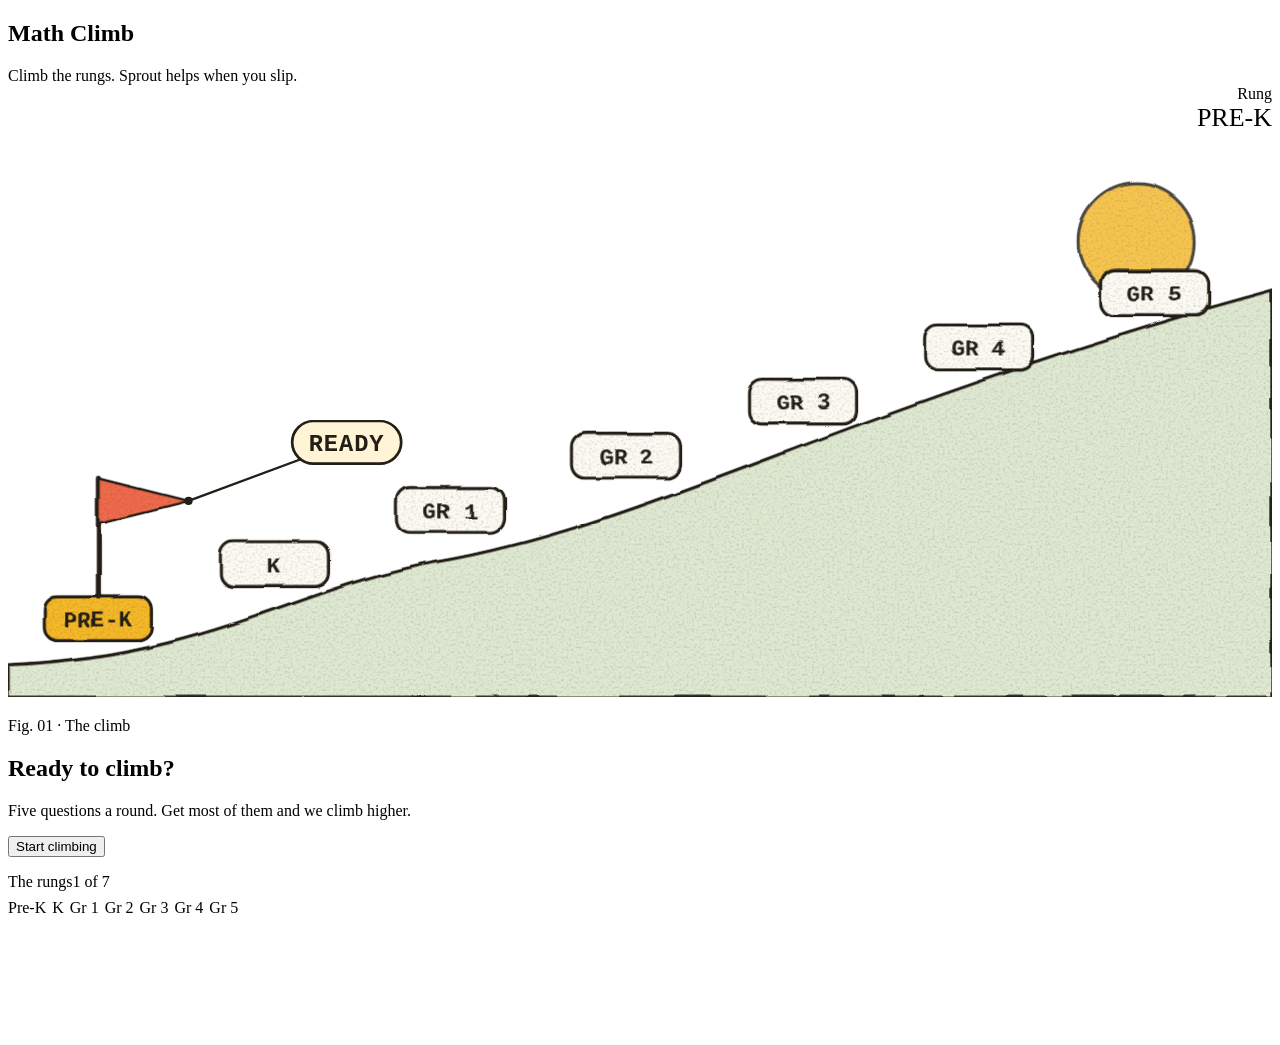
<file: canvas/src.html>
<!doctype html><html lang="en"><head><meta charset="utf-8"><meta name="viewport" content="width=device-width,initial-scale=1,viewport-fit=cover">
<meta name="sprout-completion-mode" content="manual">
<meta name="sprout-web-sites" content="https://read-along-eight.vercel.app">
<title>Math Climb</title>
<!--
  Math Climb. One canvas, two views on one store.
  Kid view: rounds of five questions, read aloud; four or five right climbs a rung (Pre-K to Grade 5), two or
  fewer drops one, three stays once. A wrong pick names its trap (a Learning Commons misconception), "Show me"
  draws the working while the canvas voice explains. Between rounds the canvas pings a hop that wakes the coach
  routine; the routine reads the session from the db, walks the Learning Commons progression map and may write
  the next round (`coach/next`) plus a report on `placement`.
  Parent view (anyone not on `family/roster`): each kid's rung, climbs, accuracy, and the knowledge map to
  traverse: tap a standard for what it means, its smaller skills, the kid's answers on it, and the standards
  before and after it, each tappable. Standard texts and skills are baked in from Learning Commons.
  Data: data/users/<kid>/profile {level}, data/users/<kid>/climb/sessions/<sid>, .../coach/next,
  data/users/<kid>/placement, family/roster {kids:[{id,name}]} (admin only).
-->
<style>
/*__READALONG_CSS__*/
  /* climb */
  .page{padding-bottom:120px}
  #fig.think #sun{animation:glow 1.4s ease-in-out infinite}
  .rungs{display:flex;gap:6px;flex-wrap:wrap;margin-top:8px}
  .q{display:flex;flex-direction:column;gap:10px}
  .q b{font:600 24px/1.25 var(--read);text-wrap:balance}
  .q b.eq{font:800 40px/1.1 var(--mono);text-align:center;letter-spacing:.02em;font-variant-numeric:tabular-nums}
  .pic{background:var(--paper);border:1.5px dashed var(--rule);border-radius:10px;padding:8px}
  .pic svg{width:100%;height:auto;display:block;overflow:visible}
  .d{transition:opacity .25s,transform .25s}.d.dim{opacity:.18}.d.lit{transform:scale(1.18)}
  .choices{display:grid;grid-template-columns:1fr 1fr;gap:10px;margin-top:12px}
  .choices.frozen{opacity:.45;pointer-events:none}
  .ch{font:800 28px var(--mono);color:var(--ink);background:var(--card);border:2px solid var(--ink);border-radius:14px;padding:16px 10px;min-height:72px;box-shadow:3px 3px 0 var(--ink);white-space:normal;line-height:1.15;font-variant-numeric:tabular-nums}
  .ch.txt{font-size:17px;font-weight:700}
  .ch:active{transform:translate(2px,2px);box-shadow:1px 1px 0 var(--ink)}
  .ch.ok{background:var(--mint)}.ch.bad{background:var(--tomato);color:var(--paper)}.ch.mute{opacity:.35}
  .ch:disabled{transform:none}
  .dots{display:flex;gap:6px}
  .dots i{width:12px;height:12px;border-radius:50%;border:1.5px solid var(--ink);background:var(--paper);display:block}
  .dots i.ok{background:var(--mint)}.dots i.bad{background:var(--tomato)}.dots i.now{background:var(--mustard)}
  .fb{margin-top:12px}
  .why{font-family:var(--read);font-size:17px;line-height:1.5;background:var(--card);border:1.5px solid var(--ink);border-radius:12px;padding:10px 12px;margin:10px 0 0}
  .stat{background:var(--card);border:1.5px solid var(--ink);border-radius:10px;padding:8px 10px;text-align:left}
  .stat .v{font-size:26px}
  .stats .stat{background:none;border:0;padding:0;text-align:right}
  .skills{display:flex;gap:6px;flex-wrap:wrap;margin:0 0 12px}
  .skills .k-pill{margin:0;line-height:2;padding:0 10px}
  .k-pill[data-kind=can]{background:var(--mint)}.k-pill[data-kind=next]{background:var(--mustard)}.k-pill[data-kind=trap]{background:var(--blush)}.k-pill[data-kind=grade]{background:var(--cobalt);color:var(--paper)}
  .speaker{display:flex;gap:8px;align-items:center;cursor:pointer;background:none;border:0;padding:0;text-align:left;white-space:normal;min-height:0;width:100%}
  .speaker.on .k-pill{background:var(--mustard)}
  /* parent view */
  html[data-view=parent] #kid{display:none!important}
  html[data-view=kid] #parent{display:none!important}
  html:not([data-view]) #parent,html:not([data-view]) #kid{display:none!important}
  .tabs{display:flex;gap:8px;flex-wrap:wrap;margin:10px 0 4px}
  .tabs .act[aria-pressed=true]{background:var(--ink);color:var(--paper)}
  .mapwrap{position:relative;height:380px;border:1.5px solid var(--ink);border-radius:12px;background:var(--card);overflow:hidden;touch-action:none;user-select:none;-webkit-user-select:none}
  #map{width:100%;height:100%;display:block;cursor:grab}
  #map.drag{cursor:grabbing}
  .mapbtns{position:absolute;right:8px;top:8px;display:flex;flex-direction:column;gap:6px}
  .mapbtns .act{width:40px;height:40px;min-height:0;padding:0;font-size:20px;font-weight:800;background:var(--paper)}
  #map .n{cursor:pointer}
  #map .n .lab{transition:opacity .2s}
  #map.far .n .lab{opacity:0}
  #map .n.nb circle{stroke:var(--cobalt);stroke-width:3.5}
  #map .col{fill:var(--tagfill);stroke:none}
  #map .n circle{stroke:var(--ink);stroke-width:1.5;fill:var(--card)}
  #map .n.met circle{fill:var(--mint)}#map .n.mixed circle{fill:var(--mustard)}#map .n.missed circle{fill:var(--tomato)}#map .n.near circle{stroke-dasharray:3 2}#map .n.next circle{stroke:var(--tomato);stroke-width:3}
  #map .n.sel circle{stroke-width:4;filter:drop-shadow(2px 2px 0 var(--ink))}
  #map .n text{font-family:var(--mono);font-weight:700;fill:var(--ink);pointer-events:none}
  #map .e{fill:none;stroke:var(--ink);stroke-width:1;opacity:.25}#map .e.hot{opacity:.9;stroke-width:2.2}
  #map .gl{font-family:var(--mono);font-weight:800;font-size:11px;letter-spacing:.1em;fill:var(--muted)}
  .explain{margin-top:12px}
  .explain p{font-family:var(--read);font-size:16px;line-height:1.5;margin:0}
  .lcs{margin:8px 0 0;padding:0;list-style:none;display:flex;flex-direction:column;gap:6px}
  .lcs li{display:flex;gap:8px;align-items:flex-start;font-size:13px;line-height:1.4}
  .lcs li i{flex:none;width:18px;height:18px;border-radius:50%;border:1.5px solid var(--ink);background:var(--paper);display:grid;place-items:center;font-size:10px;font-style:normal;font-weight:800}
  .lcs li i.met{background:var(--mint)}.lcs li i.missed{background:var(--tomato)}.lcs li i.mixed{background:var(--mustard)}
  .hops{display:flex;gap:8px;flex-wrap:wrap;margin-top:8px}
  .hops .act{padding:6px 11px;min-height:36px;font-size:12px;white-space:normal;text-align:left;line-height:1.3}
  .hops .act.before{background:var(--tagfill)}.hops .act.after{background:var(--mint)}
  .answers{margin:8px 0 0;padding:0;list-style:none;display:flex;flex-direction:column;gap:6px}
  .answers li{display:flex;gap:8px;align-items:baseline;font-size:13px}
  .answers li .k-pill{flex:none}
  .climbs{display:flex;flex-direction:column;gap:8px;margin-top:8px}
  .climbs .cont{cursor:default}
  .legend{display:flex;gap:10px;flex-wrap:wrap;font-size:11px;color:var(--muted);margin-top:6px;align-items:center}
  .legend i{display:inline-block;width:11px;height:11px;border-radius:50%;border:1.5px solid var(--ink);vertical-align:-1px;margin-right:3px}
  .legend .met{background:var(--mint)}.legend .mixed{background:var(--mustard)}.legend .missed{background:var(--tomato)}.legend .near{border-style:dashed}
  @media (prefers-reduced-motion:reduce){.d{transition:none}}
</style></head><body>
<div class="page" id="page">

<!-- ===================== kid view ===================== -->
<div id="kid">
  <section id="home" data-screen="home" data-sprout-rule="off">
    <header class="top"><h1>Math Climb</h1><span>Climb the rungs. Sprout helps when you slip.</span></header>
    <div class="stage" aria-label="The climb">
      <div class="stats" id="homeStats"></div>
      <svg id="fig" role="img" aria-label="An inked hill with seven stone rungs from Pre-K to Grade 5, a flag on the rung you are on, and a sun that lights while Sprout thinks"></svg>
      <p class="figcap">Fig. 01 · The climb</p>
    </div>
    <div class="find">
      <button class="cont" id="cont" type="button" onclick="startClimb()" hidden></button>
      <h2 id="homeH">Ready to climb?</h2>
      <p class="status">Five questions a round. Get most of them and we climb higher.</p>
      <button class="big" type="button" id="bStart" onclick="startClimb()"><span class="dot" aria-hidden="true"></span><span>Start climbing</span></button>
      <p class="status" id="homeStatus"></p>
    </div>
    <div class="sec"><span class="k">The rungs</span><span class="k" id="rungK"></span></div>
    <div class="rungs" id="rungs"></div>
  </section>

  <section id="play" data-screen="play" data-sprout-rule="off" hidden>
    <div class="head">
      <div class="bar-top">
        <button type="button" id="bHome" onclick="goHome()" aria-label="Back to the climb">Home</button>
        <span class="ttl" id="pTitle"></span>
        <div class="dots" id="dots"></div>
      </div>
      <div class="dock">
        <button class="speaker" id="live" type="button" onclick="replay()" aria-label="Hear it again">
          <span class="k-pill" id="liveKind" data-kind="reply">Sprout</span><span class="txt" id="liveText"></span>
        </button>
      </div>
    </div>
    <div class="result q" id="qCard" style="margin-top:14px">
      <b id="qText"></b>
      <div class="pic" id="pic" hidden></div>
    </div>
    <div class="choices" id="choices"></div>
    <div class="fb" id="fb" hidden>
      <div class="why" id="why" hidden></div>
      <div class="tools" style="margin-top:10px">
        <button class="act" type="button" id="bShow" onclick="showMe()">Show me</button>
        <button class="act primary" type="button" id="bNext" onclick="next()" style="flex:1">Next</button>
      </div>
    </div>
    <div class="tools" id="helpRow" style="margin-top:12px"><button class="act" type="button" id="bHint" onclick="hint()">Give me a hint</button></div>
  </section>

  <div class="sheet" id="roundSheet" hidden>
    <div class="sheet-card" role="dialog" aria-label="Round finished">
      <div class="sheet-head"><h3 id="rsTitle">Round done</h3><span class="k" id="rsK"></span></div>
      <div class="finstats" id="rsStats"></div>
      <p class="pnote" id="rsNote"></p>
      <div class="row"><button type="button" class="act primary" id="bRoundGo" onclick="afterRound()">Keep going</button></div>
    </div>
  </div>

  <div class="sheet" id="finSheet" hidden>
    <div class="sheet-card" role="dialog" aria-label="Climb finished">
      <div class="sheet-head"><h3 id="finTitle">Your rung</h3><span class="k">The climb</span></div>
      <div class="finstats" id="finStats"></div>
      <p class="pnote" id="finNote"></p>
      <div class="k" style="margin-bottom:6px">You can</div>
      <div class="skills" id="finCan"></div>
      <div class="k" style="margin-bottom:6px">Next up</div>
      <div class="skills" id="finNext"></div>
      <div class="row"><button type="button" class="act primary" id="bDone" onclick="finishTap()">Done</button></div>
    </div>
  </div>
</div>

<!-- ===================== parent view ===================== -->
<div id="parent">
  <header class="top"><h1>Math Climb</h1><span>For grown-ups · toward the New York State math test</span></header>
  <div class="tabs" id="tabs"></div>
  <div class="finstats" id="pStats"></div>
  <p class="pnote" id="pTrack"></p>
  <div class="stage" aria-label="The map">
    <div class="mapwrap" id="mapwrap">
      <svg id="map" role="img" aria-label="The knowledge map: standards as circles by grade, links from the Learning Commons progression, colored by how the kid did. Drag to move, pinch to zoom, tap one to read about it."><g id="mapRoot"></g></svg>
      <div class="mapbtns">
        <button class="act" type="button" onclick="zoomBy(1.35)" aria-label="Zoom in">+</button>
        <button class="act" type="button" onclick="zoomBy(1 / 1.35)" aria-label="Zoom out">−</button>
      </div>
    </div>
    <p class="figcap">Fig. 02 · The map · New York Next Generation standards · drag, pinch, tap</p>
    <p class="legend"><i class="met"></i>got it <i class="mixed"></i>some <i class="missed"></i>not yet <i class="near"></i>not tried</p>
    <div class="tools" style="margin-top:8px"><button class="act" type="button" id="bFitMine" onclick="fitMine()">My climb</button><button class="act" type="button" id="bFitAll" onclick="fitAll()">Whole map</button></div>
  </div>
  <div class="result explain" id="explain"><p class="status">Tap a circle on the map to read what it means and how it went.</p></div>
  <div class="sec"><span class="k">Sprout's notes</span><span class="k" id="pNoteK"></span></div>
  <p class="pnote" id="pNote">No report yet. The coach writes one after a climb.</p>
  <div class="sec"><span class="k">Climbs</span><span class="k" id="pClimbK"></span></div>
  <div class="climbs" id="climbs"></div>
  <p class="status" id="pStatus"></p>
</div>

</div>

<script>
'use strict';
/* ---------- host ---------- */
const $ = id => document.getElementById(id);
const hasSprout = typeof sprout === 'object' && sprout !== null;
const CFG = { wake: 'https://read-along-eight.vercel.app/api/climb', key: '__CLIMB_KEY__' };
const MAX_ROUNDS = 6, PER_ROUND = 5;
const INK = '#231e16';
const LEVELS = [
  { id: 'PK', label: 'Pre-K', say: 'pre K', stds: ['K.CC.B.5', 'K.CC.C.6', 'K.CC.A.3'] },
  { id: 'K', label: 'K', say: 'kindergarten', stds: ['K.CC.B.5', 'K.CC.C.6', 'K.OA.A.2', 'K.OA.A.5'] },
  { id: 'G1', label: 'Gr 1', say: 'grade one', stds: ['1.OA.C.6', '1.NBT.B.2', '1.OA.A.1'] },
  { id: 'G2', label: 'Gr 2', say: 'grade two', stds: ['2.NBT.B.5', '2.OA.A.1', '2.MD.C.8'] },
  { id: 'G3', label: 'Gr 3', say: 'grade three', stds: ['3.OA.C.7', '3.NF.A.1', '3.OA.A.3'] },
  { id: 'G4', label: 'Gr 4', say: 'grade four', stds: ['4.NBT.B.5', '4.NF.A.2', '4.OA.A.3'] },
  { id: 'G5', label: 'Gr 5', say: 'grade five', stds: ['5.NF.A.1', '5.NBT.B.7'] }
];
const STD_NAME = {
  'K.CC.A.3': 'reading numerals', 'K.CC.B.5': 'counting how many', 'K.CC.C.6': 'more, fewer, same',
  'K.OA.A.2': 'adding and taking away within 10', 'K.OA.A.5': 'adding and taking away within 5',
  '1.OA.C.6': 'adding and subtracting within 20', '1.NBT.B.2': 'tens and ones', '1.OA.A.1': 'number stories within 20',
  '2.NBT.B.5': 'adding and subtracting within 100', '2.OA.A.1': 'two-step number stories', '2.MD.C.8': 'counting money',
  '3.OA.C.7': 'times tables and dividing', '3.NF.A.1': 'what a fraction is', '3.OA.A.3': 'equal-groups stories',
  '4.NBT.B.5': 'multiplying bigger numbers', '4.NF.A.2': 'comparing fractions', '4.OA.A.3': 'multi-step stories',
  '5.NF.A.1': 'adding fractions with different bottoms', '5.NBT.B.7': 'decimals'
};
// The Learning Commons coherence map, one hop around the ladder standards: code → {g grade, n short name, d standard text, lc smaller skills, u uuid}.
/*__GRAPH__*/

/* ---------- state ---------- */
let db = null, self = null, voiceOn = true, unsubCoach = null, coach = null, busy = false, lastPlacement = null, frozenT = 0;
const S = hasSprout && sprout.state ? sprout.state : {};
S.sid ??= null; S.level ??= 0; S.rounds ??= []; S.cur ??= null; S.coachUsed ??= 0; S.done ??= false; S.placement ??= null; S.startLevel ??= null; S.lastCoachRound ??= -1;
const nowIso = () => new Date().toISOString();
const newId = () => 's' + Date.now().toString(36) + Math.random().toString(36).slice(2, 6);

/* ---------- helpers ---------- */
const rnd = (a, b) => a + Math.floor(Math.random() * (b - a + 1));
const pick = a => a[Math.floor(Math.random() * a.length)];
function shuffle(a){ for (let i = a.length - 1; i > 0; i--){ const j = Math.floor(Math.random() * (i + 1)); [a[i], a[j]] = [a[j], a[i]]; } return a; }
function esc(s){ return String(s).replace(/&/g, '&amp;').replace(/</g, '&lt;').replace(/>/g, '&gt;').replace(/\u0022/g, '&quot;'); }
const cap = s => s ? s.charAt(0).toUpperCase() + s.slice(1) : s;
const THINGS = [['apple', 'apples', '🍎'], ['duck', 'ducks', '🐥'], ['star', 'stars', '⭐'], ['cookie', 'cookies', '🍪'], ['fish', 'fish', '🐟'], ['balloon', 'balloons', '🎈'], ['frog', 'frogs', '🐸'], ['flower', 'flowers', '🌼']];
const NAMES = ['Mia', 'Sam', 'Ava', 'Leo', 'Zoe', 'Max', 'Nia', 'Eli'];
const WORDS = ['zero', 'one', 'two', 'three', 'four', 'five', 'six', 'seven', 'eight', 'nine', 'ten', 'eleven', 'twelve', 'thirteen', 'fourteen', 'fifteen', 'sixteen', 'seventeen', 'eighteen', 'nineteen', 'twenty'];
const sayN = n => n <= 20 ? WORDS[n] : String(n);
function gcd(a, b){ return b ? gcd(b, a % b) : a; }
const fracStr = (a, b) => a + '/' + b;
function fracSay(a, b){ const d = { 2: 'half', 3: 'third', 4: 'fourth', 5: 'fifth', 6: 'sixth', 8: 'eighth', 10: 'tenth', 12: 'twelfth' }[b] || (b + 'th'); return sayN(a) + ' ' + d + (a === 1 ? '' : 's'); }
// choices: [{v, tag}] with the right one first. Returns the item with `ans` = right value and choices shuffled.
function mk(o){
  const seen = new Set(); const ch = [];
  for (const c of o.choices){ const v = String(c.v); if (seen.has(v)) continue; seen.add(v); ch.push({ v, tag: c.tag || null }); if (ch.length === (o.max || 4)) break; }
  return Object.assign({}, o, { text: cap(o.text), why: cap(o.why), fact: cap(o.fact || ''), ans: String(o.choices[0].v), choices: shuffle(ch) });
}
const near = (n, lo, hi) => { const out = []; for (const d of [-1, 1, -2, 2, 3]) { const v = n + d; if (v >= lo && v <= hi) out.push(v); } return out; };

/* ---------- item generators (one per Learning Commons standard on the ladder) ---------- */
const GEN = {
  'PK:K.CC.B.5'(){ const n = rnd(1, 5), t = pick(THINGS); return mk({ std: 'K.CC.B.5', lc: 'count to answer how many, up to 5 in a line', text: `How many ${t[1]}?`, say: `How many ${t[1]} are there?`, pic: { kind: 'dots', n, emoji: t[2], arr: 'line' }, choices: [{ v: n }, ...near(n, 1, 6).map(v => ({ v, tag: 'off-by-one' }))], max: 3, fact: `${sayN(n)} ${n === 1 ? t[0] : t[1]}.`, why: `Let us count them together: ${WORDS.slice(1, n + 1).join(', ')}. ${sayN(n)} ${t[1]}!`, count: n, hint: 'Touch each one and count out loud.' }); },
  'PK:K.CC.C.6'(){ let a = rnd(1, 5), b = rnd(1, 5); while (b === a) b = rnd(1, 5); const ta = pick(THINGS); let tb = pick(THINGS); while (tb === ta) tb = pick(THINGS); const more = a > b ? ta : tb, less = a > b ? tb : ta; return mk({ std: 'K.CC.C.6', lc: 'identify which group has more, up to 5', text: `Which has more?`, say: `Which has more, the ${ta[1]} or the ${tb[1]}?`, pic: { kind: 'compare', a, b, ea: ta[2], eb: tb[2] }, choices: [{ v: more[2] + ' ' + more[1] }, { v: less[2] + ' ' + less[1], tag: 'reversed' }], max: 2, fact: `${sayN(Math.max(a, b))} ${more[1]} is more than ${sayN(Math.min(a, b))} ${less[1]}.`, why: `There are ${sayN(a)} ${ta[1]} and ${sayN(b)} ${tb[1]}. ${sayN(Math.max(a, b))} is more than ${sayN(Math.min(a, b))}, so the ${more[1]} have more.`, hint: 'Count each pile. The bigger number has more.' }); },
  'PK:K.CC.A.3'(){ const n = rnd(1, 5); const others = shuffle([1, 2, 3, 4, 5].filter(x => x !== n)).slice(0, 2); return mk({ std: 'K.CC.A.3', lc: 'recognise written numerals 0 to 5', text: `Tap the number ${sayN(n)}`, say: `Tap the number ${sayN(n)}.`, pic: null, choices: [{ v: n }, ...others.map(v => ({ v, tag: 'numeral' }))], max: 3, fact: `This is ${sayN(n)}.`, why: `This is how we write ${sayN(n)}. It means this many dots.`, showDots: n, hint: `Which one looks like ${sayN(n)}?` }); },
  'K.CC.B.5'(){ const n = rnd(6, 12), t = pick(THINGS), arr = pick(['array', 'circle', 'line']); return mk({ std: 'K.CC.B.5', lc: `count to answer how many, up to 20 in ${arr === 'array' ? 'an array' : arr === 'circle' ? 'a circle' : 'a line'}`, text: `How many ${t[1]}?`, say: `How many ${t[1]} are there?`, pic: { kind: 'dots', n, emoji: t[2], arr }, choices: [{ v: n }, ...near(n, 1, 20).map(v => ({ v, tag: 'off-by-one' }))], fact: `${sayN(n)} ${t[1]}.`, why: `Count them with me: ${WORDS.slice(1, n + 1).join(', ')}. ${sayN(n)} ${t[1]}.`, count: n, hint: 'Count in a path so you do not miss one or count one twice.' }); },
  'K.CC.C.6'(){ let a = rnd(3, 10), b = rnd(3, 10); const same = Math.random() < .25; if (same) b = a; else while (b === a) b = rnd(3, 10); const ta = pick(THINGS); let tb = pick(THINGS); while (tb === ta) tb = pick(THINGS); const opts = [{ v: `more ${ta[1]}`, k: a > b }, { v: `more ${tb[1]}`, k: b > a }, { v: 'the same', k: a === b }]; const right = opts.find(o => o.k), wrong = opts.filter(o => !o.k); return mk({ std: 'K.CC.C.6', lc: 'greater than, less than or equal, groups up to 10', text: `More ${ta[1]}, more ${tb[1]}, or the same?`, say: `Are there more ${ta[1]}, more ${tb[1]}, or the same?`, pic: { kind: 'compare', a, b, ea: ta[2], eb: tb[2] }, choices: [{ v: right.v }, ...wrong.map(o => ({ v: o.v, tag: 'reversed' }))], txt: true, fact: same ? `${sayN(a)} and ${sayN(b)}: the same.` : `${sayN(a)} ${ta[1]}, ${sayN(b)} ${tb[1]}: ${sayN(Math.max(a, b))} is more.`, why: same ? `${sayN(a)} ${ta[1]} and ${sayN(b)} ${tb[1]}. Same number, so they are equal.` : `${sayN(a)} ${ta[1]} and ${sayN(b)} ${tb[1]}. ${sayN(Math.max(a, b))} is more.`, hint: 'Count both piles first.' }); },
  'K.OA.A.2'(){ const t = pick(THINGS); if (Math.random() < .5){ const a = rnd(1, 6), b = rnd(1, Math.min(4, 10 - a)); return mk({ std: 'K.OA.A.2', lc: 'add within 10 with objects', text: `${a} ${a === 1 ? t[0] : t[1]} and ${b} more. How many?`, say: `${sayN(a)} ${a === 1 ? t[0] : t[1]}, and ${sayN(b)} more come. How many ${t[1]} now?`, pic: { kind: 'dots', n: a + b, groups: [a, b], emoji: t[2], arr: 'line' }, choices: [{ v: a + b }, { v: a, tag: 'part' }, { v: a + b + 1, tag: 'off-by-one' }, { v: a + b - 1, tag: 'off-by-one' }], fact: `${sayN(a)} and ${sayN(b)} more is ${sayN(a + b)}.`, why: `${sayN(a)} and ${sayN(b)} more. Count on from ${sayN(a)}: ${WORDS.slice(a + 1, a + b + 1).join(', ')}. ${sayN(a + b)}.`, count: a + b, hint: `Start at ${sayN(a)} and count on ${sayN(b)} more.` }); }
    const a = rnd(3, 10), b = rnd(1, a - 1); return mk({ std: 'K.OA.A.2', lc: 'subtract within 10 with objects', text: `${a} ${t[1]}. ${b} go away. How many are left?`, say: `There are ${sayN(a)} ${t[1]}. ${sayN(b)} go away. How many are left?`, pic: { kind: 'dots', n: a, cross: b, emoji: t[2], arr: 'line' }, choices: [{ v: a - b }, { v: a + b, tag: 'adds' }, { v: a - b + 1, tag: 'off-by-one' }, { v: b, tag: 'part' }], fact: `${sayN(a)} take away ${sayN(b)} leaves ${sayN(a - b)}.`, why: `${sayN(a)} take away ${sayN(b)}. Cross out ${sayN(b)}, and count what is left: ${sayN(a - b)}.`, count: a - b, hint: 'Cross out the ones that go away. Count the rest.' }); },
  'K.OA.A.5'(){ const add = Math.random() < .5; const a = rnd(1, 4), b = rnd(1, 5 - a); const x = add ? a : a + b, y = b, r = add ? a + b : a; return mk({ std: 'K.OA.A.5', lc: 'fluently add and subtract within 5', text: `${x} ${add ? '+' : '−'} ${y} = ?`, eq: true, say: `${sayN(x)} ${add ? 'plus' : 'take away'} ${sayN(y)}. What is it?`, pic: null, choices: [{ v: r }, { v: add ? Math.abs(x - y) : x + y, tag: add ? 'subtracts' : 'adds' }, ...near(r, 0, 10).map(v => ({ v, tag: 'off-by-one' }))], fact: `${sayN(x)} ${add ? 'plus' : 'take away'} ${sayN(y)} is ${sayN(r)}.`, why: add ? `${sayN(x)} plus ${sayN(y)}. Put up ${sayN(x)} fingers, then ${sayN(y)} more. ${sayN(r)}.` : `${sayN(x)} take away ${sayN(y)}. Put down ${sayN(y)} fingers. ${sayN(r)} left.`, showDots: add ? null : x, cross: add ? 0 : y, groups: add ? [x, y] : null, hint: 'Use your fingers.' }); },
  '1.OA.C.6'(){ const add = Math.random() < .5; if (add){ const a = rnd(5, 12), b = rnd(3, Math.min(9, 20 - a)); return mk({ std: '1.OA.C.6', lc: 'add within 20, counting on or making ten', text: `${a} + ${b} = ?`, eq: true, say: `${sayN(a)} plus ${sayN(b)}.`, pic: { kind: 'frame', a, b }, choices: [{ v: a + b }, { v: a + b - 1, tag: 'off-by-one' }, { v: a + b + 1, tag: 'off-by-one' }, { v: Math.abs(a - b), tag: 'subtracts' }], fact: `${sayN(a)} plus ${sayN(b)} is ${sayN(a + b)}.`, why: a + b > 10 && a < 10 ? `Make ten: ${sayN(a)} needs ${sayN(10 - a)} to make ten, so take ${sayN(10 - a)} from ${sayN(b)}. Ten and ${sayN(b - (10 - a))} is ${sayN(a + b)}.` : `Count on from ${sayN(a)}: ${sayN(b)} more makes ${sayN(a + b)}.`, hint: 'Fill the first ten frame, then count what is left over.' }); }
    const a = rnd(11, 20), b = rnd(2, 9); return mk({ std: '1.OA.C.6', lc: 'subtract within 20', text: `${a} − ${b} = ?`, eq: true, say: `${sayN(a)} minus ${sayN(b)}.`, pic: { kind: 'frame', a, cross: b }, choices: [{ v: a - b }, { v: a + b, tag: 'adds' }, { v: a - b + 1, tag: 'off-by-one' }, { v: a - b - 1, tag: 'off-by-one' }], fact: `${sayN(a)} minus ${sayN(b)} is ${sayN(a - b)}.`, why: `${sayN(a)} minus ${sayN(b)}. Cross out ${sayN(b)} and count what is left: ${sayN(a - b)}.`, hint: 'Cross out from the end and count what is left.' }); },
  '1.NBT.B.2'(){ const t = rnd(2, 9), o = rnd(1, 9); if (Math.random() < .5) return mk({ std: '1.NBT.B.2', lc: 'given tens and ones, write the two-digit number', text: `${t} tens and ${o} ones. What number?`, say: `${sayN(t)} tens and ${sayN(o)} ones. What number is that?`, pic: { kind: 'rods', t, o }, choices: [{ v: t * 10 + o }, { v: o * 10 + t, tag: 'swapped' }, { v: t + o, tag: 'adds-digits' }, { v: t * 10 + o + 10, tag: 'off-by-one' }], fact: `${sayN(t)} tens and ${sayN(o)} ones is ${t * 10 + o}.`, why: `${sayN(t)} tens is ${t * 10}. And ${sayN(o)} ones makes ${t * 10 + o}.`, hint: 'Count the long rods by tens, then add the little ones.' });
    const n = t * 10 + o; return mk({ std: '1.NBT.B.2', lc: 'decompose a two-digit number into tens and ones', text: `How many tens are in ${n}?`, say: `How many tens are in ${n}?`, pic: { kind: 'rods', t, o }, choices: [{ v: t }, { v: o, tag: 'swapped' }, { v: n, tag: 'adds-digits' }, { v: t + 1, tag: 'off-by-one' }], fact: `${n} has ${sayN(t)} tens.`, why: `${n} is ${sayN(t)} tens and ${sayN(o)} ones. The first digit tells the tens: ${sayN(t)}.`, hint: 'The first digit counts the tens.' }); },
  '1.OA.A.1'(){ const n = pick(NAMES), t = pick(THINGS); const kind = pick(['add', 'take', 'cmp']); if (kind === 'add'){ const a = rnd(4, 12), b = rnd(3, Math.min(8, 20 - a)); return mk({ std: '1.OA.A.1', lc: 'adding-to story within 20', text: `${n} has ${a} ${t[1]}. ${n} gets ${b} more. How many now?`, say: `${n} has ${sayN(a)} ${t[1]}. Then ${n} gets ${sayN(b)} more. How many ${t[1]} does ${n} have now?`, pic: null, choices: [{ v: a + b }, { v: a - b, tag: 'subtracts' }, { v: a + b + 1, tag: 'off-by-one' }, { v: b, tag: 'part' }], fact: `Getting more means add: ${sayN(a + b)}.`, why: `Getting more means add. ${sayN(a)} plus ${sayN(b)} is ${sayN(a + b)}.`, hint: 'Gets more means we add.' }); }
    if (kind === 'take'){ const a = rnd(8, 20), b = rnd(2, 7); return mk({ std: '1.OA.A.1', lc: 'taking-from story within 20', text: `${n} had ${a} ${t[1]} and gave away ${b}. How many are left?`, say: `${n} had ${sayN(a)} ${t[1]} and gave away ${sayN(b)}. How many are left?`, pic: null, choices: [{ v: a - b }, { v: a + b, tag: 'adds' }, { v: a - b - 1, tag: 'off-by-one' }, { v: b, tag: 'part' }], fact: `Gave away means take away: ${sayN(a - b)}.`, why: `Gave away means take away. ${sayN(a)} minus ${sayN(b)} is ${sayN(a - b)}.`, hint: 'Gave away means we subtract.' }); }
    const a = rnd(6, 15), b = rnd(2, 5); return mk({ std: '1.OA.A.1', lc: 'compare story within 20', text: `${n} has ${a} ${t[1]}. Jo has ${b} fewer. How many does Jo have?`, say: `${n} has ${sayN(a)} ${t[1]}. Jo has ${sayN(b)} fewer. How many does Jo have?`, pic: null, choices: [{ v: a - b }, { v: a + b, tag: 'adds' }, { v: b, tag: 'part' }, { v: a - b + 1, tag: 'off-by-one' }], fact: `Fewer means less: ${sayN(a - b)}.`, why: `Fewer means less. ${sayN(a)} minus ${sayN(b)} is ${sayN(a - b)}.`, hint: 'Fewer means a smaller number.' }); },
  '2.NBT.B.5'(){ const add = Math.random() < .5; if (add){ const a = rnd(23, 68), b = rnd(14, 99 - a); const noc = (Math.floor(a / 10) + Math.floor(b / 10)) * 10 + ((a % 10 + b % 10) % 10); return mk({ std: '2.NBT.B.5', lc: 'fluently add within 100', text: `${a} + ${b} = ?`, eq: true, say: `${a} plus ${b}.`, pic: null, choices: [{ v: a + b }, { v: noc !== a + b ? noc : a + b + 10, tag: 'no-regroup' }, { v: a + b + 1, tag: 'off-by-one' }, { v: Math.abs(a - b), tag: 'subtracts' }], fact: `${a} plus ${b} is ${a + b}.`, why: `Tens first: ${Math.floor(a / 10) * 10} and ${Math.floor(b / 10) * 10} is ${(Math.floor(a / 10) + Math.floor(b / 10)) * 10}. Ones: ${a % 10} and ${b % 10} is ${a % 10 + b % 10}. Together ${a + b}.`, hint: 'Add the tens, add the ones, then put them together.' }); }
    const a = rnd(41, 99), b = rnd(12, a - 10); const nob = (Math.floor(a / 10) - Math.floor(b / 10)) * 10 + Math.abs(a % 10 - b % 10); return mk({ std: '2.NBT.B.5', lc: 'fluently subtract within 100', text: `${a} − ${b} = ?`, eq: true, say: `${a} minus ${b}.`, pic: null, choices: [{ v: a - b }, { v: nob !== a - b ? nob : a - b + 10, tag: 'no-regroup' }, { v: a + b, tag: 'adds' }, { v: a - b - 1, tag: 'off-by-one' }], fact: `${a} minus ${b} is ${a - b}.`, why: `Count up from ${b}: to ${Math.ceil(b / 10) * 10} is ${Math.ceil(b / 10) * 10 - b}, then on to ${a} is ${a - Math.ceil(b / 10) * 10} more. All together ${a - b}.`, hint: 'Count up from the small number to the big one.' }); },
  '2.OA.A.1'(){ const n = pick(NAMES), t = pick(THINGS); const a = rnd(20, 60), b = rnd(5, 15), c = rnd(3, 12); return mk({ std: '2.OA.A.1', lc: 'two-step story within 100', text: `${n} had ${a} ${t[1]}, gave away ${b}, then found ${c} more. How many now?`, say: `${n} had ${a} ${t[1]}, gave away ${b}, then found ${c} more. How many now?`, pic: null, choices: [{ v: a - b + c }, { v: a - b, tag: 'skips-step' }, { v: a - b - c, tag: 'wrong-op' }, { v: a + b + c, tag: 'wrong-op' }], fact: `${a} minus ${b} is ${a - b}, plus ${c} is ${a - b + c}.`, why: `Two steps. First ${a} minus ${b} is ${a - b}. Then ${a - b} plus ${c} is ${a - b + c}.`, hint: 'Do one step at a time: gave away first, then found.' }); },
  '2.MD.C.8'(){ const d = rnd(1, 4), p = rnd(1, 4), nk = rnd(0, 2); const v = d * 10 + nk * 5 + p; const parts = [`${d} dime${d > 1 ? 's' : ''}`]; if (nk) parts.push(`${nk} nickel${nk > 1 ? 's' : ''}`); parts.push(`${p} penn${p > 1 ? 'ies' : 'y'}`); return mk({ std: '2.MD.C.8', lc: 'count a mix of coins in cents', text: `${parts.join(', ')}. How many cents?`, say: `${parts.join(', ')}. How many cents is that?`, pic: { kind: 'coins', d, nk, p }, choices: [{ v: v + '¢' }, { v: (d + nk + p) + '¢', tag: 'counts-coins' }, { v: (v + 5) + '¢', tag: 'off-by-one' }, { v: (d * 10 + nk * 10 + p) + '¢', tag: 'counts-coins' }], fact: `That is ${v} cents.`, why: `Dimes are 10 each: ${d * 10}. ${nk ? `Nickels are 5 each: ${nk * 5}. ` : ''}Pennies are 1 each: ${p}. Total ${v} cents.`, hint: 'A dime is 10, a nickel is 5, a penny is 1.' }); },
  '3.OA.C.7'(){ if (Math.random() < .55){ const a = rnd(2, 9), b = rnd(2, 9); return mk({ std: '3.OA.C.7', lc: 'know products of one-digit numbers', text: `${a} × ${b} = ?`, eq: true, say: `${sayN(a)} times ${sayN(b)}.`, pic: { kind: 'array', r: a, c: b }, choices: [{ v: a * b }, { v: a + b, tag: 'adds' }, { v: a * (b + 1), tag: 'skip-count' }, { v: a * (b - 1), tag: 'skip-count' }], fact: `${sayN(a)} times ${sayN(b)} is ${a * b}.`, why: `${sayN(a)} rows of ${sayN(b)}. Skip count by ${sayN(b)}: ${Array.from({ length: a }, (_, i) => b * (i + 1)).join(', ')}. ${a * b}.`, hint: `Skip count by ${b}, ${a} times.` }); }
    const b = rnd(2, 9), q = rnd(2, 9), a = b * q; return mk({ std: '3.OA.C.7', lc: 'divide within 100 using the relationship with multiplication', text: `${a} ÷ ${b} = ?`, eq: true, say: `${a} divided by ${sayN(b)}.`, pic: { kind: 'array', r: b, c: q, hide: true }, choices: [{ v: q }, { v: a - b, tag: 'subtracts' }, { v: q + 1, tag: 'off-by-one' }, { v: q - 1, tag: 'off-by-one' }], fact: `${a} divided by ${sayN(b)} is ${sayN(q)}.`, why: `Think: ${sayN(b)} times what makes ${a}? ${sayN(b)} times ${sayN(q)} is ${a}. So ${a} divided by ${sayN(b)} is ${sayN(q)}.`, hint: `What times ${b} makes ${a}?` }); },
  '3.NF.A.1'(){ const b = pick([2, 3, 4, 6, 8]), a = rnd(1, b - 1); return mk({ std: '3.NF.A.1', lc: 'name the fraction a/b of a shaded whole', text: `What fraction is shaded?`, say: `What fraction of the bar is shaded?`, pic: { kind: 'frac', a, b }, choices: [{ v: fracStr(a, b) }, { v: fracStr(a, b - a), tag: 'part-to-part' }, { v: fracStr(b, a), tag: 'upside-down' }, { v: fracStr(b - a, b), tag: 'part-to-part' }], fact: `${fracSay(a, b)} is shaded.`, why: `The bar has ${sayN(b)} equal parts, so the bottom is ${sayN(b)}. ${sayN(a)} are shaded, so the top is ${sayN(a)}. ${fracSay(a, b)}.`, hint: 'Bottom: how many parts in all. Top: how many are shaded.' }); },
  '3.OA.A.3'(){ const g = rnd(3, 8), e = rnd(3, 9), t = pick(THINGS), n = pick(NAMES); return mk({ std: '3.OA.A.3', lc: 'equal-groups story with multiplication', text: `${n} has ${g} bags with ${e} ${t[1]} in each. How many ${t[1]}?`, say: `${n} has ${sayN(g)} bags with ${sayN(e)} ${t[1]} in each bag. How many ${t[1]} in all?`, pic: { kind: 'array', r: g, c: e, emoji: t[2] }, choices: [{ v: g * e }, { v: g + e, tag: 'adds' }, { v: g * e + e, tag: 'skip-count' }, { v: g * e - g, tag: 'skip-count' }], fact: `${sayN(g)} groups of ${sayN(e)} is ${g * e}.`, why: `${sayN(g)} groups of ${sayN(e)} is ${sayN(g)} times ${sayN(e)}, which is ${g * e}.`, hint: 'Equal groups means multiply: groups times how many in each.' }); },
  '4.NBT.B.5'(){ if (Math.random() < .5){ const a = rnd(13, 48), b = rnd(3, 9); const dw = Number(String(Math.floor(a / 10) * b) + String((a % 10) * b)); return mk({ std: '4.NBT.B.5', lc: 'multiply a two-digit number by a one-digit number', text: `${a} × ${b} = ?`, eq: true, say: `${a} times ${sayN(b)}.`, pic: null, choices: [{ v: a * b }, { v: dw !== a * b ? dw : a * b + 10, tag: 'digitwise' }, { v: a * b + b, tag: 'off-by-one' }, { v: a * b - 10, tag: 'off-by-one' }], fact: `${a} times ${sayN(b)} is ${a * b}.`, why: `Break ${a} into ${Math.floor(a / 10) * 10} and ${a % 10}. ${Math.floor(a / 10) * 10} times ${b} is ${Math.floor(a / 10) * 10 * b}; ${a % 10} times ${b} is ${(a % 10) * b}. Add: ${a * b}.`, hint: 'Split into tens and ones, multiply each, then add.' }); }
    const a = rnd(12, 29), b = rnd(11, 25); return mk({ std: '4.NBT.B.5', lc: 'multiply two two-digit numbers', text: `${a} × ${b} = ?`, eq: true, say: `${a} times ${b}.`, pic: null, choices: [{ v: a * b }, { v: Math.floor(a / 10) * 10 * Math.floor(b / 10) * 10 + (a % 10) * (b % 10), tag: 'digitwise' }, { v: a * b + a, tag: 'off-by-one' }, { v: a * b - b, tag: 'off-by-one' }], fact: `${a} times ${b} is ${a * b}.`, why: `Four parts: ${Math.floor(a / 10) * 10}×${Math.floor(b / 10) * 10}, ${Math.floor(a / 10) * 10}×${b % 10}, ${a % 10}×${Math.floor(b / 10) * 10}, ${a % 10}×${b % 10}. They add to ${a * b}.`, hint: 'Use an area model: tens times tens, tens times ones, twice, ones times ones.' }); },
  '4.NF.A.2'(){ const pairs = [[2, 3, 3, 5], [3, 4, 5, 8], [1, 2, 3, 8], [2, 5, 3, 10], [5, 6, 7, 12], [3, 5, 4, 6], [1, 3, 2, 5], [3, 8, 2, 4]]; let [a, b, c, d] = pick(pairs); if (Math.random() < .5) [a, b, c, d] = [c, d, a, b]; const left = a * d > c * b; return mk({ std: '4.NF.A.2', lc: 'compare two fractions with different numerators and denominators', text: `Which is bigger, ${fracStr(a, b)} or ${fracStr(c, d)}?`, say: `Which is bigger, ${fracSay(a, b)} or ${fracSay(c, d)}?`, pic: { kind: 'frac2', a, b, c, d }, choices: [{ v: left ? fracStr(a, b) : fracStr(c, d) }, { v: left ? fracStr(c, d) : fracStr(a, b), tag: (b > d) === left ? 'bigger-bottom' : 'bigger-top' }, { v: 'the same', tag: 'equal' }], txt: true, fact: `${left ? fracSay(a, b) : fracSay(c, d)} is bigger.`, why: `Same bottoms: ${fracStr(a * d, b * d)} and ${fracStr(c * b, b * d)}. ${a * d} is ${left ? 'more' : 'less'} than ${c * b}, so ${left ? fracSay(a, b) : fracSay(c, d)} is bigger.`, hint: 'Make the bottoms the same, then compare the tops.' }); },
  '4.OA.A.3'(){ const n = pick(NAMES), b = rnd(3, 8), e = rnd(8, 24), g = rnd(5, b * e - 10); return mk({ std: '4.OA.A.3', lc: 'multi-step story with whole numbers', text: `A box holds ${e} crayons. ${n} buys ${b} boxes and gives away ${g} crayons. How many are left?`, say: `A box holds ${e} crayons. ${n} buys ${sayN(b)} boxes and gives away ${g} crayons. How many are left?`, pic: null, choices: [{ v: b * e - g }, { v: b * e, tag: 'skips-step' }, { v: b * e + g, tag: 'wrong-op' }, { v: b + e - g, tag: 'adds' }], fact: `${sayN(b)} boxes of ${e} is ${b * e}, minus ${g} is ${b * e - g}.`, why: `First ${sayN(b)} boxes of ${e}: ${b * e}. Then give away ${g}: ${b * e - g}.`, hint: 'First find how many crayons in all the boxes.' }); },
  '5.NF.A.1'(){ const pairs = [[1, 2, 1, 3], [1, 2, 1, 4], [2, 3, 1, 6], [1, 4, 1, 3], [3, 4, 1, 8], [2, 5, 1, 2], [1, 3, 1, 6], [3, 8, 1, 4]]; const [a, b, c, d] = pick(pairs); const sub = Math.random() < .4 && a * d > c * b; const l = b * d / gcd(b, d); const top = sub ? a * (l / b) - c * (l / d) : a * (l / b) + c * (l / d); const g = gcd(top, l) || 1; const ans = fracStr(top / g, l / g); return mk({ std: '5.NF.A.1', lc: `${sub ? 'subtract' : 'add'} fractions with unlike denominators`, text: `${fracStr(a, b)} ${sub ? '−' : '+'} ${fracStr(c, d)} = ?`, eq: true, say: `${fracSay(a, b)} ${sub ? 'minus' : 'plus'} ${fracSay(c, d)}.`, pic: null, choices: [{ v: ans }, { v: fracStr(sub ? a - c : a + c, b + d), tag: 'tops-and-bottoms' }, { v: fracStr(top / g + 1, l / g), tag: 'off-by-one' }, { v: fracStr(sub ? Math.abs(a - c) : a + c, Math.max(b, d)), tag: 'tops-and-bottoms' }], fact: `It is ${ans}.`, why: `Same bottoms first: ${fracStr(a * (l / b), l)} and ${fracStr(c * (l / d), l)}. ${sub ? 'Subtract' : 'Add'} the tops: ${top}. So ${fracStr(top, l)}${g > 1 ? ', which is ' + ans : ''}.`, hint: 'Find a common bottom number, then only the tops change.' }); },
  '5.NBT.B.7'(){ const k = pick(['add', 'sub', 'mul']); const f2 = x => (Math.round(x * 100) / 100).toString(); if (k === 'mul'){ const a = pick([0.5, 1.5, 2.5, 0.25, 1.2, 0.4]), b = rnd(2, 8); return mk({ std: '5.NBT.B.7', lc: 'multiply a decimal by a whole number', text: `${a} × ${b} = ?`, eq: true, say: `${a} times ${sayN(b)}.`, pic: null, choices: [{ v: f2(a * b) }, { v: f2(a * b * 10), tag: 'misaligned' }, { v: f2(a * b / 10), tag: 'misaligned' }, { v: f2(a * b + 1), tag: 'off-by-one' }], fact: `${a} times ${sayN(b)} is ${f2(a * b)}.`, why: `${a} is ${Math.round(a * 100)} hundredths. ${Math.round(a * 100)} times ${b} is ${Math.round(a * 100) * b} hundredths, which is ${f2(a * b)}.`, hint: 'Multiply as whole numbers, then put the decimal back.' }); }
    const a = rnd(11, 89) / 10, b = rnd(105, 395) / 100; const sub = k === 'sub'; const x = sub ? Math.max(a, b) : a, y = sub ? Math.min(a, b) : b; const r = sub ? x - y : x + y; const mis = sub ? Math.abs(x - y * 10) : x + y * 10; return mk({ std: '5.NBT.B.7', lc: `${sub ? 'subtract' : 'add'} decimals to hundredths`, text: `${x} ${sub ? '−' : '+'} ${y} = ?`, eq: true, say: `${x} ${sub ? 'minus' : 'plus'} ${y}.`, pic: null, choices: [{ v: f2(r) }, { v: f2(mis), tag: 'misaligned' }, { v: f2(r + 0.1), tag: 'off-by-one' }, { v: f2(r - 0.01), tag: 'off-by-one' }], fact: `${x} ${sub ? 'minus' : 'plus'} ${y} is ${f2(r)}.`, why: `Line up the decimal points, then ${sub ? 'subtract' : 'add'} like whole numbers: ${f2(r)}.`, hint: 'Write them one above the other with the decimal points lined up.' }); }
};
function genRound(level){
  const L = LEVELS[level]; const keys = level === 0 ? ['PK:K.CC.B.5', 'PK:K.CC.C.6', 'PK:K.CC.A.3', 'PK:K.CC.B.5', 'PK:K.CC.C.6'] : (() => { const out = []; let i = 0; while (out.length < PER_ROUND){ out.push(L.stds[i % L.stds.length]); i++; } return out; })();
  return shuffle(keys).map(k => Object.assign(GEN[k](), { gen: k }));
}
// What to say about a wrong pick, from its Learning Commons misconception tag. Always names the answer.
function trapLine(it, picked, tag){
  const a = it.ans;
  const T = {
    'off-by-one': it.count ? `You said ${picked}. There are ${a}. Tap Show me and we count them together.` : `Close! It is ${a}.`,
    'reversed': `Look again: ${a} is the bigger pile.`, 'numeral': `That one is ${picked}. This is ${a}.`,
    'adds': `This story takes away, so we subtract. It is ${a}.`, 'subtracts': `This story gets more, so we add. It is ${a}.`,
    'part': `${picked} is only one part. All together it is ${a}.`, 'swapped': `Tens first, then ones. It is ${a}.`,
    'adds-digits': `A ten is worth ten, not one. It is ${a}.`, 'no-regroup': `When the ones pass nine, carry a ten. It is ${a}.`,
    'counts-coins': `Count what the coins are worth, not how many. It is ${a}.`, 'part-to-part': `The bottom counts all the parts. It is ${a}.`,
    'upside-down': `Shaded on top, all the parts on the bottom: ${a}.`, 'bigger-bottom': `A bigger bottom number means smaller pieces. ${a} is bigger.`,
    'bigger-top': `Compare the whole fractions, not just the tops. ${a} is bigger.`, 'equal': `They are not the same. ${a} is bigger.`,
    'tops-and-bottoms': `Never add the bottoms. Make them the same first: ${a}.`, 'digitwise': `Multiply the tens too, not digit by digit. It is ${a}.`,
    'misaligned': `Line up the decimal points. It is ${a}.`, 'wrong-op': `Read the story again: does it get more, or less? It is ${a}.`,
    'skips-step': `There are two steps. Do both: ${a}.`, 'skip-count': `Skip count carefully. It is ${a}.`
  };
  return T[tag] || `It is ${a}.`;
}
// A round the routine wrote (`coach/next`): keep only well-formed items.
function fromCoach(items){
  if (!Array.isArray(items)) return null;
  const out = [];
  for (const it of items){
    if (!it || typeof it.text !== 'string' || !Array.isArray(it.choices) || it.choices.length < 2 || it.choices.length > 4) continue;
    const ch = it.choices.map(c => (typeof c === 'string' ? { v: c, tag: null } : { v: String(c.v ?? ''), tag: typeof c.tag === 'string' ? c.tag.slice(0, 40) : null })).filter(c => c.v);
    const ans = String(it.ans ?? ''); if (!ch.some(c => c.v === ans)) continue;
    const pic = it.pic && typeof it.pic === 'object' && ['dots', 'compare', 'frame', 'rods', 'array', 'frac', 'frac2', 'coins'].includes(it.pic.kind) ? it.pic : null;
    out.push({ std: typeof it.std === 'string' ? it.std.slice(0, 16) : 'coach', lc: typeof it.lc === 'string' ? it.lc.slice(0, 160) : '', text: cap(it.text.slice(0, 220)), say: typeof it.say === 'string' ? it.say.slice(0, 260) : it.text.slice(0, 220), pic, choices: shuffle(ch), ans, why: typeof it.why === 'string' ? cap(it.why.slice(0, 320)) : '', fact: '', hint: typeof it.hint === 'string' ? it.hint.slice(0, 160) : '', eq: !!it.eq, txt: ch.some(c => c.v.length > 6), gen: 'coach' });
    if (out.length === PER_ROUND) break;
  }
  return out.length >= 3 ? out : null;
}

/* ---------- pictures ---------- */
const NS = 'http://www.w3.org/2000/svg';
function svgEl(w, h){ const s = document.createElementNS(NS, 'svg'); s.setAttribute('viewBox', `0 0 ${w} ${h}`); return s; }
function txt(s, x, y, size, extra){ const t = document.createElementNS(NS, 'text'); t.setAttribute('x', x); t.setAttribute('y', y); t.setAttribute('font-size', size); t.setAttribute('text-anchor', 'middle'); t.setAttribute('dominant-baseline', 'central'); if (extra) for (const k in extra) t.setAttribute(k, extra[k]); t.textContent = s; return t; }
function rect(x, y, w, h, fill, extra){ const r = document.createElementNS(NS, 'rect'); r.setAttribute('x', x); r.setAttribute('y', y); r.setAttribute('width', w); r.setAttribute('height', h); r.setAttribute('fill', fill); r.setAttribute('rx', 5); r.setAttribute('stroke', INK); r.setAttribute('stroke-width', 1.5); if (extra) for (const k in extra) r.setAttribute(k, extra[k]); return r; }
function line(x1, y1, x2, y2, extra){ const l = document.createElementNS(NS, 'line'); l.setAttribute('x1', x1); l.setAttribute('y1', y1); l.setAttribute('x2', x2); l.setAttribute('y2', y2); l.setAttribute('stroke', INK); l.setAttribute('stroke-width', 3); l.setAttribute('stroke-linecap', 'round'); if (extra) for (const k in extra) l.setAttribute(k, extra[k]); return l; }
function circ(cx, cy, r, fill, extra){ const c = document.createElementNS(NS, 'circle'); c.setAttribute('cx', cx); c.setAttribute('cy', cy); c.setAttribute('r', r); c.setAttribute('fill', fill); c.setAttribute('stroke', INK); c.setAttribute('stroke-width', 1.5); if (extra) for (const k in extra) c.setAttribute(k, extra[k]); return c; }
const C = { mustard: '#f4b829', tomato: '#ef6a4c', mint: '#93d3b0', cobalt: '#76a0e2', blush: '#f3a6bb', card: '#fbfaf3', tag: '#fff4d6', paper: '#f2efe7', muted: '#857d6e' };
function dotsPic(p, reveal){
  const n = Math.min(20, p.n | 0); const cols = p.arr === 'array' ? Math.min(5, Math.ceil(Math.sqrt(n * 1.6))) : Math.min(10, n); const rows = Math.ceil(n / cols);
  const cell = 44, w = cols * cell + 20, h = (p.arr === 'circle' ? 2 : rows) * cell + 20; const s = svgEl(w, Math.max(h, 64));
  s.style.maxWidth = Math.round(w * 1.5) + 'px'; s.style.margin = '0 auto';
  for (let i = 0; i < n; i++){
    let x, y; if (p.arr === 'circle'){ const a = (i / n) * Math.PI * 2 - Math.PI / 2; x = w / 2 + Math.cos(a) * (w / 2 - 30); y = 54 + Math.sin(a) * 30; } else { x = 10 + (i % cols) * cell + cell / 2; y = 10 + Math.floor(i / cols) * cell + cell / 2; }
    const g = document.createElementNS(NS, 'g'); g.setAttribute('class', 'd');
    if (p.groups && i >= p.groups[0]) g.append(circ(x, y, 19, C.tag, { 'stroke-dasharray': '3 2' }));
    g.append(txt(p.emoji || '●', x, y, 28));
    if (reveal && p.cross && i >= n - p.cross){ g.append(line(x - 14, y - 14, x + 14, y + 14, { stroke: C.tomato, 'stroke-width': 4 })); g.append(line(x + 14, y - 14, x - 14, y + 14, { stroke: C.tomato, 'stroke-width': 4 })); }
    s.append(g);
  }
  return s;
}
function comparePic(p){
  const s = svgEl(400, 110); s.append(rect(4, 4, 190, 102, C.card)); s.append(rect(206, 4, 190, 102, C.tag));
  for (let i = 0; i < Math.min(10, p.a); i++) s.append(txt(p.ea, 22 + (i % 5) * 36, 30 + Math.floor(i / 5) * 40, 26, { class: 'd' }));
  for (let i = 0; i < Math.min(10, p.b); i++) s.append(txt(p.eb, 224 + (i % 5) * 36, 30 + Math.floor(i / 5) * 40, 26, { class: 'd' }));
  return s;
}
function framePic(p, reveal){
  const a = Math.min(20, p.a | 0), b = Math.min(20, p.b | 0), total = Math.min(20, a + b); const s = svgEl(460, 110);
  for (let f = 0; f < 2; f++) for (let i = 0; i < 10; i++){ const x = 10 + f * 235 + (i % 5) * 44, y = 10 + Math.floor(i / 5) * 44; s.append(rect(x, y, 40, 40, C.card)); }
  for (let i = 0; i < total; i++){ const f = i < 10 ? 0 : 1, j = i % 10; const cx = 30 + f * 235 + (j % 5) * 44, cy = 30 + Math.floor(j / 5) * 44; s.append(circ(cx, cy, 15, i < a ? C.cobalt : C.mustard, { class: 'd' })); if (reveal && p.cross && i >= a - p.cross){ s.append(line(cx - 11, cy - 11, cx + 11, cy + 11, { stroke: C.tomato, 'stroke-width': 4 })); s.append(line(cx + 11, cy - 11, cx - 11, cy + 11, { stroke: C.tomato, 'stroke-width': 4 })); } }
  return s;
}
function rodsPic(p){ const s = svgEl(460, 120); for (let i = 0; i < Math.min(9, p.t); i++) s.append(rect(10 + i * 30, 10, 20, 100, C.cobalt, { class: 'd' })); for (let i = 0; i < Math.min(9, p.o); i++) s.append(rect(300 + (i % 3) * 30, 10 + Math.floor(i / 3) * 30, 22, 22, C.mustard, { class: 'd' })); return s; }
function arrayPic(p, reveal){
  const r = Math.min(9, p.r | 0), c = Math.min(10, p.c | 0); const cell = 40; const s = svgEl(c * cell + 10, r * cell + 10);
  if (p.hide && !reveal){ s.append(txt('?', (c * cell + 10) / 2, (r * cell + 10) / 2, 48, { 'font-weight': 900, fill: C.muted })); return s; }
  for (let i = 0; i < r; i++) for (let j = 0; j < c; j++){ const x = 5 + j * cell + cell / 2, y = 5 + i * cell + cell / 2; if (p.emoji) s.append(txt(p.emoji, x, y, 24, { class: 'd' })); else s.append(circ(x, y, 14, i % 2 ? C.mustard : C.cobalt, { class: 'd' })); }
  return s;
}
function fracBar(s, y, a, b, w){ const pw = (w - 4) / b; for (let i = 0; i < b; i++) s.append(rect(2 + i * pw, y, pw - 3, 52, i < a ? C.tomato : C.card, { class: 'd' })); }
function fracPic(p){ const s = svgEl(460, 60); fracBar(s, 4, p.a, p.b, 460); return s; }
function frac2Pic(p){ const s = svgEl(460, 150); fracBar(s, 4, p.a, p.b, 460); s.append(txt(fracStr(p.a, p.b), 430, 30, 18, { 'font-weight': 900 })); fracBar(s, 84, p.c, p.d, 460); s.append(txt(fracStr(p.c, p.d), 430, 110, 18, { 'font-weight': 900 })); return s; }
function coinsPic(p){ const s = svgEl(460, 70); let x = 30; const coin = (r, fill, label) => { s.append(circ(x, 35, r, fill, { class: 'd' })); s.append(txt(label, x, 35, 12, { 'font-weight': 900 })); x += r * 2 + 14; }; for (let i = 0; i < p.d; i++) coin(18, C.card, '10'); for (let i = 0; i < (p.nk || 0); i++) coin(22, C.paper, '5'); for (let i = 0; i < p.p; i++) coin(16, C.mustard, '1'); return s; }
function picFor(it, reveal){
  const p = it.pic;
  if (!p){ if (reveal && it.showDots) return dotsPic({ n: it.showDots, emoji: '●', arr: 'line', cross: it.cross }, true); if (reveal && it.groups) return dotsPic({ n: it.groups[0] + it.groups[1], groups: it.groups, emoji: '●', arr: 'line' }, true); return null; }
  if (p.kind === 'dots') return dotsPic(p, reveal); if (p.kind === 'compare') return comparePic(p); if (p.kind === 'frame') return framePic(p, reveal); if (p.kind === 'rods') return rodsPic(p); if (p.kind === 'array') return arrayPic(p, reveal); if (p.kind === 'frac') return fracPic(p); if (p.kind === 'frac2') return frac2Pic(p); if (p.kind === 'coins') return coinsPic(p);
  return null;
}

/* ---------- voice: one stream; the live line shows whatever was last said ---------- */
let speakGen = 0;
function setLive(kind, text){ $('liveKind').dataset.kind = kind; $('liveKind').textContent = kind === 'you' ? 'You' : kind === 'quiz' ? 'Oops' : 'Sprout'; $('liveText').textContent = text; }
async function say(text, kind){
  if (kind) setLive(kind, text);
  if (!voiceOn || !text || !hasSprout || !sprout.tts || typeof sprout.tts.speak !== 'function') return;
  const g = ++speakGen; try { await sprout.tts.stop(); } catch {}
  if (g !== speakGen) return;
  $('live').classList.add('on');
  try { await sprout.tts.speak({ text }); } catch {}
  if (g === speakGen) $('live').classList.remove('on');
}
function quiet(){ speakGen++; try { if (hasSprout && sprout.tts && sprout.tts.stop) sprout.tts.stop().catch(() => {}); } catch {} $('live').classList.remove('on'); }
// The kid hears the question before the choices open (an estimate: speak resolving is not audio done).
function freeze(text){
  clearTimeout(frozenT); $('choices').classList.add('frozen');
  const ms = Math.min(900 + text.split(' ').length * 300, 5000);
  frozenT = setTimeout(() => $('choices').classList.remove('frozen'), hasSprout && sprout.tts ? ms : 0);
}
function replay(){ const it = curItem(); if (it && !S.cur.answers[S.cur.i]) say(it.say || it.text, 'reply'); else if (it) say($('liveText').textContent, $('liveKind').dataset.kind); }

/* ---------- the figure: an inked hill with seven rungs ---------- */
function f1(n){ return Math.round(n * 10) / 10; }
function tag2(x, y, dx, dy, text, on){
  const fs = 10.5, h = fs * 1.8, w = text.length * fs * .62 + fs * 1.5, cx = x + dx, cy = y + dy;
  return `<g><path d="M${f1(x)} ${f1(y)}L${f1(cx)} ${f1(cy)}" fill="none" stroke="${INK}" stroke-width="1"/><circle cx="${f1(x)}" cy="${f1(y)}" r="1.8" fill="${INK}"/>`
    + `<rect x="${f1(cx - w / 2)}" y="${f1(cy - h / 2)}" width="${f1(w)}" height="${f1(h)}" rx="${f1(h / 2)}" fill="${on ? C.mustard : C.tag}" stroke="${INK}" stroke-width="1.2"/>`
    + `<text x="${f1(cx)}" y="${f1(cy + fs * .36)}" font-size="${fs}" text-anchor="middle" font-family="ui-monospace,Menlo,monospace" font-weight="800" letter-spacing=".04em" fill="${INK}">${esc(text)}</text></g>`;
}
function drawFigure(){
  const svg = $('fig'); if (!svg) return;
  const level = S.cur ? S.cur.level : S.level, pm = passedMap(), busy = waitingOnCoach();
  svg.setAttribute('viewBox', '0 0 560 250');
  const steps = LEVELS.map((L, i) => ({ x: 40 + i * 78, y: 215 - i * 24 }));
  let s = `<defs><filter id="hand" x="-3%" y="-3%" width="106%" height="106%" color-interpolation-filters="sRGB"><feTurbulence type="fractalNoise" baseFrequency="0.045" numOctaves="2" seed="4" result="warp"/><feDisplacementMap in="SourceGraphic" in2="warp" scale="2.4" xChannelSelector="R" yChannelSelector="G" result="wob"/><feTurbulence type="fractalNoise" baseFrequency="0.9" numOctaves="3" seed="11" result="n1"/><feColorMatrix in="n1" type="matrix" values=".3 0 0 0 .84  .3 0 0 0 .84  .3 0 0 0 .84  0 0 0 0 1" result="grain"/><feBlend in="wob" in2="grain" mode="multiply" result="g1"/><feComposite in="g1" in2="wob" operator="in"/></filter></defs>`;
  s += `<g filter="url(#hand)">`;
  s += `<g id="sun" opacity="${busy ? 1 : .9}"><circle cx="500" cy="48" r="26" fill="${busy ? '#fff7c9' : C.mustard}" stroke="${INK}" stroke-width="1.5"/>${busy ? `<circle cx="500" cy="48" r="40" fill="#fff4d6" opacity=".6"/>` : ''}</g>`;
  s += `<path d="M0 236 C 90 232, 130 200, 190 190 S 320 150, 380 128 S 500 86, 560 70 L560 250 L0 250 Z" fill="#dfe9d2" stroke="${INK}" stroke-width="1.5"/>`;
  steps.forEach((p, i) => {
    const fill = i < level ? C.mint : i === level ? C.mustard : C.card;
    s += `<rect x="${p.x - 24}" y="${p.y - 10}" width="48" height="20" rx="6" fill="${fill}" stroke="${INK}" stroke-width="1.5"/>`;
    s += `<text x="${p.x}" y="${p.y + 1}" font-size="10" text-anchor="middle" dominant-baseline="central" font-family="ui-monospace,Menlo,monospace" font-weight="800" fill="${INK}">${esc(LEVELS[i].label.toUpperCase())}</text>`;
    if (pm[i] != null) s += `<text x="${p.x + 24}" y="${p.y - 14}" font-size="12" text-anchor="middle" font-family="ui-monospace,Menlo,monospace" font-weight="900" fill="${pm[i] ? INK : C.tomato}">${pm[i] ? '✓' : '×'}</text>`;
    if (i === level){ s += `<line x1="${p.x}" y1="${p.y - 10}" x2="${p.x}" y2="${p.y - 62}" stroke="${INK}" stroke-width="2.5" stroke-linecap="round"/><path d="M${p.x} ${p.y - 62} l40 10 l-40 10 z" fill="${C.tomato}" stroke="${INK}" stroke-width="1.2"/>`; }
  });
  s += `</g>`;
  const here = steps[level];
  s += tag2(here.x + 40, here.y - 52, level >= 4 ? -90 : 70, -26, busy ? 'THINKING' : S.cur ? 'CLIMBING' : S.done ? 'PLACED' : 'READY', busy || !!S.cur);
  svg.innerHTML = s; svg.classList.toggle('think', busy);
}
function waitingOnCoach(){ return false; }

/* ---------- home ---------- */
function passedMap(){ const m = {}; for (const r of S.rounds){ const ok = r.score >= 4; if (m[r.level] == null || ok) m[r.level] = ok; } return m; }
function renderHome(){
  const lvl = S.cur ? S.cur.level : S.level;
  $('homeStats').innerHTML = `<div class="stat"><span class="k">Rung</span><div class="v">${esc(LEVELS[lvl].label.toUpperCase())}</div></div>` + (S.rounds.length ? `<div class="stat small"><span class="k">Right</span><div class="v">${S.rounds.reduce((s, r) => s + r.score, 0)}<small>/ ${S.rounds.reduce((s, r) => s + r.of, 0)}</small></div></div>` : '');
  drawFigure();
  $('rungs').innerHTML = LEVELS.map((L, i) => `<span class="k-pill" data-kind="${i === lvl ? 'you' : i < lvl ? 'word' : 'reply'}">${esc(L.label)}</span>`).join('');
  $('rungK').textContent = `${lvl + 1} of ${LEVELS.length}`;
  const resuming = !!S.cur && !S.done;
  const c = $('cont'); if (resuming){ c.innerHTML = `<span style="flex:1;min-width:0"><span class="k">Keep climbing</span><br><span class="t">Round ${S.rounds.length + 1} · ${esc(LEVELS[S.cur.level].label)}</span><br><span class="k">${S.cur.i + 1} of ${PER_ROUND}</span></span><span class="act primary">Open</span>`; c.hidden = false; } else c.hidden = true;
  const p = lastPlacement || S.placement;
  $('homeH').textContent = resuming ? 'You were in the middle of a round' : p && p.label ? `Last time: the ${p.label} rung` : 'Ready to climb?';
  $('bStart').lastElementChild.textContent = resuming ? 'Keep climbing' : (S.done ? 'Climb again' : 'Start climbing');
}

/* ---------- db ---------- */
async function openDb(){
  try { if (hasSprout && typeof sprout.use === 'function') db = await sprout.use('db'); } catch { db = null; }
  if (!db) return;
  self = db.self;
  try {
    const prof = await db.doc(`data/users/${self}/profile`).get();
    if (prof.exists && Number.isInteger(prof.data().level)) S.startLevel = Math.max(0, Math.min(LEVELS.length - 1, prof.data().level));
    const pl = await db.doc(`data/users/${self}/placement`).get();
    if (pl.exists) lastPlacement = pl.data();
    if (lastPlacement && Number.isInteger(lastPlacement.level) && S.startLevel == null) S.startLevel = lastPlacement.level;
  } catch {}
  if (!S.cur && !S.rounds.length && S.startLevel != null) S.level = S.startLevel;
}
let saveT = 0;
function saveSession(now){
  if (!db || !S.sid) return;
  const write = () => { try { db.doc(`data/users/${self}/climb/sessions/${S.sid}`).set(sessionDoc()).catch(() => {}); } catch {} };
  clearTimeout(saveT); if (now) write(); else saveT = setTimeout(write, 500);
}
function sessionDoc(){
  return { startedAt: S.startedAt || nowIso(), updatedAt: nowIso(), status: S.done ? 'done' : 'playing', level: S.cur ? S.cur.level : S.level, startLevel: S.firstLevel ?? S.level, roundsDone: S.rounds.length, rounds: S.rounds.map(r => ({ level: r.level, levelLabel: LEVELS[r.level].label, score: r.score, of: r.of, source: r.source, items: r.items })), placement: S.placement || null };
}
function watchCoach(){
  if (!db || !S.sid || unsubCoach) return;
  try { unsubCoach = db.doc(`data/users/${self}/climb/sessions/${S.sid}/coach/next`).onSnapshot(snap => { coach = snap.exists ? snap.data() : null; }, () => {}); } catch {}
}
async function wake(round){
  if (!hasSprout || !sprout.net || typeof sprout.net.fetch !== 'function' || !self || !S.sid) return false;
  try { const r = await sprout.net.fetch({ url: `${CFG.wake}?sid=${encodeURIComponent(S.sid)}&kid=${encodeURIComponent(self)}&round=${round}&key=${CFG.key}`, accept: 'json' }); return !!(r && r.status === 'ok' && r.body && r.body.ok === true); } catch { return false; }
}

/* ---------- play ---------- */
function curItem(){ return S.cur && S.cur.items[S.cur.i] || null; }
function startClimb(){
  if (!S.cur || S.done){
    if (S.done){ S.rounds = []; S.done = false; S.placement = null; S.coachUsed = 0; S.lastCoachRound = -1; S.level = S.startLevel ?? S.level; }
    S.sid = newId(); S.startedAt = nowIso(); S.firstLevel = S.level; coach = null; if (unsubCoach){ unsubCoach(); unsubCoach = null; }
    beginRound(S.level, 'ladder');
  }
  watchCoach();
  $('home').hidden = true; $('play').hidden = false; document.body.classList.add('reading');
  if (hasSprout && sprout.progress){ try { sprout.progress.setup({ total: PER_ROUND }); } catch {} }
  renderItem(true);
}
function goHome(){ quiet(); $('play').hidden = true; $('home').hidden = false; document.body.classList.remove('reading'); renderHome(); scrollTo({ top: 0 }); }
function beginRound(level, source, items, note){
  S.cur = { level, i: 0, items: items || genRound(level), answers: [], source, note: note || null, started: nowIso() };
  saveSession(true);
}
function renderItem(speak){
  const it = curItem(); if (!it) return;
  $('pTitle').textContent = `Round ${S.rounds.length + 1} · ${LEVELS[S.cur.level].label}`;
  $('dots').innerHTML = S.cur.items.map((_, j) => { const a = S.cur.answers[j]; return `<i class="${a ? (a.ok ? 'ok' : 'bad') : j === S.cur.i ? 'now' : ''}"></i>`; }).join('');
  if (hasSprout && sprout.progress){ try { sprout.progress.set({ current: S.cur.i, total: PER_ROUND }); } catch {} }
  $('qText').textContent = it.text; $('qText').className = it.eq ? 'eq' : '';
  const pic = picFor(it, false); $('pic').innerHTML = ''; if (pic){ $('pic').append(pic); $('pic').hidden = false; } else $('pic').hidden = true;
  const ch = $('choices'); ch.innerHTML = it.choices.map((c, j) => `<button class="ch${it.txt || c.v.length > 5 ? ' txt' : ''}" type="button" data-j="${j}">${esc(c.v)}</button>`).join('');
  $('fb').hidden = true; $('why').hidden = true; $('helpRow').hidden = false;
  busy = false;
  setLive('reply', it.say || it.text);
  if (speak){ freeze(it.say || it.text); say(it.say || it.text, 'reply'); } else ch.classList.remove('frozen');
}
$('choices').addEventListener('click', e => { const b = e.target.closest('.ch'); if (!b || busy) return; answer(+b.dataset.j); });
function answer(j){
  const it = curItem(); if (!it || busy || S.cur.answers[S.cur.i]) return; busy = true; clearTimeout(frozenT);
  const c = it.choices[j]; const ok = c.v === it.ans;
  S.cur.answers[S.cur.i] = { std: it.std, gen: it.gen, text: it.text, picked: c.v, ans: it.ans, ok, tag: ok ? null : (c.tag || 'other'), hinted: !!S.cur.hinted, at: nowIso() }; S.cur.hinted = false;
  document.querySelectorAll('#choices .ch').forEach((el, k) => { el.disabled = true; if (k === j) el.classList.add(ok ? 'ok' : 'bad'); else if (it.choices[k].v === it.ans) el.classList.add('ok'); else el.classList.add('mute'); });
  $('dots').children[S.cur.i].className = ok ? 'ok' : 'bad';
  $('fb').hidden = false; $('helpRow').hidden = true; $('why').hidden = true;
  $('bNext').textContent = S.cur.i + 1 < S.cur.items.length ? 'Next' : 'Finish round';
  $('bShow').hidden = !(it.why || it.pic || it.showDots || it.groups);
  const lineText = ok ? `${pick(['Yes!', 'That is it!', 'Nice one!', 'You got it!'])} ${it.fact || ''}`.trim() : `Not quite. ${trapLine(it, c.v, c.tag)}`;
  say(lineText, ok ? 'word' : 'quiz');
  saveSession();
  busy = false;
}
async function showMe(){
  const it = curItem(); if (!it) return;
  const pic = picFor(it, true); if (pic){ $('pic').innerHTML = ''; $('pic').append(pic); $('pic').hidden = false; }
  $('why').textContent = it.why || `The answer is ${it.ans}.`; $('why').hidden = false;
  const count = it.count || (it.pic && it.pic.kind === 'dots' && !it.pic.cross && !it.pic.groups ? it.pic.n : 0);
  if (count && pic){ const ds = pic.querySelectorAll('.d'); ds.forEach(d => d.classList.add('dim')); let k = 0; const tick = () => { if (k >= Math.min(count, ds.length)) return; ds[k].classList.remove('dim'); ds[k].classList.add('lit'); if (k) ds[k - 1].classList.remove('lit'); k++; setTimeout(tick, 420); }; setTimeout(tick, 300); }
  await say(it.why || `The answer is ${it.ans}.`, 'gloss');
}
function hint(){ const it = curItem(); if (!it) return; S.cur.hinted = true; say(it.hint || 'Take your time. Listen once more.', 'gloss'); }
function next(){
  if (!S.cur || !S.cur.answers[S.cur.i]) return;
  quiet();
  if (S.cur.i + 1 < S.cur.items.length){ S.cur.i++; saveSession(); renderItem(true); scrollTo({ top: 0 }); return; }
  endRound();
}

/* ---------- rounds and the ladder rule ---------- */
function endRound(){
  const r = S.cur; const score = r.answers.filter(a => a.ok).length;
  S.rounds.push({ level: r.level, score, of: r.items.length, source: r.source, items: r.answers, note: r.note });
  const n = S.rounds.length; S.cur = null;
  saveSession(true); wake(n);
  const v = decide();
  const label = LEVELS[r.level].label, to = v.stop ? null : LEVELS[Math.max(0, Math.min(LEVELS.length - 1, r.level + v.move))];
  const verdict = v.stop ? 'You found your rung!' : v.move > 0 ? `Up we go, to ${to.label}!` : v.move < 0 ? `Let us try the ${to.label} rung again.` : 'One more round on this rung.';
  $('rsTitle').textContent = score >= 4 ? 'Great round!' : score === 3 ? 'Good round' : 'Tough round'; $('rsK').textContent = `Round ${n} · ${label}`;
  $('rsStats').innerHTML = `<div class="stat"><span class="k">Right</span><div class="v">${score}<small>/ ${r.items.length}</small></div></div><div class="stat"><span class="k">Rung</span><div class="v">${esc(label.toUpperCase())}</div></div><div class="stat"><span class="k">Next</span><div class="v">${v.stop ? '🏁' : v.move > 0 ? '↑' : v.move < 0 ? '↓' : '→'}</div></div>`;
  $('rsNote').textContent = verdict; $('bRoundGo').textContent = v.stop ? 'See my rung' : 'Keep going';
  $('roundSheet').hidden = false; $('roundSheet').dataset.move = v.move || 0; $('roundSheet').dataset.stop = v.stop ? '1' : '';
  say(`${sayN(score)} out of ${sayN(r.items.length)}. ${verdict}`);
}
// 4 or 5 right → up, 2 or fewer → down, 3 → stay once. Stop when a passed rung sits right under a failed one, at the ends, or after MAX_ROUNDS.
function decide(){
  const last = S.rounds[S.rounds.length - 1], n = S.rounds.length, L = last.level, passed = last.score >= 4, failed = last.score <= 2;
  const pm = passedMap();
  if (passed && L === LEVELS.length - 1) return { stop: true, place: L };
  if (failed && L === 0) return { stop: true, place: 0 };
  if (passed && pm[L + 1] === false) return { stop: true, place: L };
  if (failed && pm[L - 1] === true) return { stop: true, place: L - 1 };
  if (!passed && !failed){ const prev = S.rounds.filter(r => r.level === L); if (prev.length >= 2){ const tot = prev.slice(-2).reduce((s, r) => s + r.score, 0); if (tot >= 7) return pm[L + 1] === false || L === LEVELS.length - 1 ? { stop: true, place: L } : { stop: false, move: 1 }; return pm[L - 1] === true || L === 0 ? { stop: true, place: L === 0 ? 0 : L - 1 } : { stop: false, move: -1 }; } return { stop: false, move: 0 }; }
  if (n >= MAX_ROUNDS){ let best = -1; for (const k in pm) if (pm[k]) best = Math.max(best, +k); return { stop: true, place: best >= 0 ? best : (passed ? L : Math.max(0, L - 1)) }; }
  return { stop: false, move: passed ? 1 : -1 };
}
function afterRound(){
  $('roundSheet').hidden = true; quiet();
  const move = +$('roundSheet').dataset.move || 0, stop = !!$('roundSheet').dataset.stop, n = S.rounds.length;
  const c = coach && Number.isInteger(coach.afterRound) && coach.afterRound <= n && coach.afterRound > S.lastCoachRound ? coach : null;
  if (c && c.stop && c.placement && typeof c.placement.label === 'string'){ S.lastCoachRound = c.afterRound; finish(Number.isInteger(c.placement.level) ? c.placement.level : S.rounds[n - 1].level, c.placement); return; }
  if (stop){ finish(decide().place); return; }
  if (c){ const items = fromCoach(c.items); const lvl = Number.isInteger(c.level) ? Math.max(0, Math.min(LEVELS.length - 1, c.level)) : Math.max(0, Math.min(LEVELS.length - 1, S.rounds[n - 1].level + move)); S.lastCoachRound = c.afterRound; S.coachUsed++; beginRound(lvl, items ? 'coach' : 'ladder', items || undefined, typeof c.note === 'string' ? c.note.slice(0, 240) : null); renderItem(false); const q = curItem(); if (S.cur.note){ freeze(S.cur.note + ' ' + (q.say || q.text)); say(S.cur.note, 'gloss').then(() => say(q.say || q.text, 'reply')); } else { freeze(q.say || q.text); say(q.say || q.text, 'reply'); } scrollTo({ top: 0 }); return; }
  beginRound(Math.max(0, Math.min(LEVELS.length - 1, S.rounds[n - 1].level + move)), 'ladder'); renderItem(true); scrollTo({ top: 0 });
}

/* ---------- finish ---------- */
function climbStates(){
  const st = {};
  for (const r of S.rounds) for (const a of r.items){ const v = st[a.std] || { ok: 0, no: 0 }; a.ok ? v.ok++ : v.no++; st[a.std] = v; }
  const out = {}; for (const k in st) out[k] = st[k].no === 0 ? 'met' : st[k].ok === 0 ? 'missed' : 'mixed';
  return out;
}
function summarize(place){
  const can = [], next = [], seen = new Set();
  for (const r of S.rounds) for (const a of r.items){ const nm = STD_NAME[a.std] || a.std; if (seen.has(nm + a.ok)) continue; seen.add(nm + a.ok); (a.ok ? can : next).push(nm); }
  const rank = nm => { const i = Object.keys(STD_NAME).findIndex(k => STD_NAME[k] === nm); return i < 0 ? -1 : i; };
  const nextUp = next.filter(x => !can.includes(x)); const upStds = LEVELS[Math.min(LEVELS.length - 1, place + 1)].stds.map(s => STD_NAME[s] || s);
  return { can: [...new Set(can)].sort((a, b) => rank(b) - rank(a)).slice(0, 5), next: (nextUp.length ? nextUp : upStds).slice(0, 4) };
}
function finish(place, coachPlacement){
  const L = LEVELS[place]; const sum = summarize(place);
  const p = coachPlacement ? Object.assign({ level: place, label: L.label, at: nowIso() }, coachPlacement, { can: coachPlacement.can || sum.can, next: coachPlacement.next || sum.next }) : { level: place, label: L.label, at: nowIso(), can: sum.can, next: sum.next, note: null, report: null, by: 'ladder' };
  p.states = climbStates(); p.rounds = S.rounds.length; p.right = S.rounds.reduce((s, r) => s + r.score, 0); p.of = S.rounds.reduce((s, r) => s + r.of, 0);
  S.placement = p; S.done = true; S.cur = null; S.level = place; saveSession(true);
  if (db){ try { db.doc(`data/users/${self}/placement`).set(p).catch(() => {}); db.doc(`data/users/${self}/profile`).set({ level: place, updatedAt: nowIso() }).catch(() => {}); } catch {} }
  const rungName = L.label === 'K' ? 'Kindergarten' : L.label.replace('Gr ', 'Grade ');
  $('finTitle').textContent = `The ${rungName} rung`;
  $('finStats').innerHTML = `<div class="stat"><span class="k">Rung</span><div class="v">${esc(L.label.toUpperCase())}</div></div><div class="stat"><span class="k">Rounds</span><div class="v">${S.rounds.length}</div></div><div class="stat"><span class="k">Right</span><div class="v">${p.right}<small>/ ${p.of}</small></div></div>`;
  $('finNote').textContent = p.note || (p.can.length ? `You can do ${p.can.slice(0, 2).join(' and ')}. Next time we try ${p.next[0] || 'the next rung'}.` : `Next time we try ${p.next[0] || 'counting'} together.`);
  $('finCan').innerHTML = p.can.map(x => `<span class="k-pill" data-kind="can">${esc(x)}</span>`).join('') || '<span class="k">Warming up</span>';
  $('finNext').innerHTML = p.next.map(x => `<span class="k-pill" data-kind="next">${esc(x)}</span>`).join('');
  $('play').hidden = true; $('home').hidden = false; document.body.classList.remove('reading'); renderHome(); $('finSheet').hidden = false;
  if (hasSprout && sprout.progress && typeof sprout.progress.hide === 'function'){ try { sprout.progress.hide(); } catch {} }
  say(`You climbed to the ${L.say} rung. ${$('finNote').textContent}`);
}
function finishTap(){
  $('finSheet').hidden = true; quiet();
  const p = S.placement; const summary = p ? `Math Climb: ${p.label} rung after ${S.rounds.length} round${S.rounds.length === 1 ? '' : 's'} (${p.right}/${p.of}). Can: ${p.can.join(', ') || 'warming up'}. Next: ${p.next.join(', ')}.` : 'Math Climb finished';
  if (hasSprout && typeof sprout.complete === 'function'){ try { sprout.complete({ summary }); } catch {} }
  $('bStart').disabled = true; $('homeStatus').textContent = 'All done for today.';
}
if (hasSprout && typeof sprout.onBackPress === 'function') sprout.onBackPress(() => { if (!$('finSheet').hidden || !$('roundSheet').hidden) return true; if ($('play').hidden) return false; goHome(); return true; });

/* ---------- Sprout moves: the live Sprout can read, hint, explain, start and finish ---------- */
function registerMoves(){
  if (!hasSprout || !sprout.actions || typeof sprout.actions.register !== 'function') return;
  const here = () => { const it = curItem(); return { screen: $('play').hidden ? 'home' : 'play', rung: LEVELS[S.cur ? S.cur.level : S.level].label, round: S.rounds.length + (S.cur ? 1 : 0), question: it ? it.text : null, choices: it ? it.choices.map(c => c.v) : null, answered: !!(it && S.cur.answers[S.cur.i]), rounds: S.rounds.map(r => `${LEVELS[r.level].label} ${r.score}/${r.of}`) }; };
  const reg = (name, description, fn) => { try { sprout.actions.register(name, { description, inputSchema: { type: 'object', properties: {} } }, fn); } catch {} };
  reg('where_are_we', 'Where the climb is: screen, rung, round, the question on screen and its choices. Call this before helping. The canvas already reads questions and feedback aloud itself, so stay quiet unless the kid asks you something.', here);
  reg('read_question', 'Read the question on screen aloud again in the canvas voice. Returns the question text.', () => { const it = curItem(); if (!it) return { ok: false, reason: 'no question on screen' }; replay(); return { question: it.text, choices: it.choices.map(c => c.v) }; });
  reg('give_hint', 'Show and speak the hint for the question on screen. Returns the hint so you can say it your own way. Never gives the answer.', () => { const it = curItem(); if (!it || S.cur.answers[S.cur.i]) return { ok: false, reason: 'nothing to hint' }; hint(); return { hint: it.hint, skill: it.lc || STD_NAME[it.std] || it.std }; });
  reg('explain_question', 'After the kid answered: draw the working on screen and return the right answer, what the kid picked, the trap behind a wrong pick (a Learning Commons misconception) and the skill, so you can explain it in your own words.', () => { const it = curItem(); if (!it) return { ok: false, reason: 'no question on screen' }; const a = S.cur.answers[S.cur.i]; if (!a) return { ok: false, reason: 'not answered yet; use give_hint' }; showMe(); return { question: it.text, answer: it.ans, picked: a.picked, correct: a.ok, trap: a.tag ? { tag: a.tag, inKidWords: trapLine(it, a.picked, a.tag) } : null, skill: it.lc || STD_NAME[it.std] || it.std, standard: it.std, working: it.why }; });
  reg('next_question', 'Move on after the kid has answered and heard the feedback.', () => { if (!S.cur || !S.cur.answers[S.cur.i]) return { ok: false, reason: 'not answered yet' }; next(); return here(); });
  reg('start_climbing', 'Start or resume the climb from the home screen.', () => { if (!$('play').hidden) return { ok: false, reason: 'already climbing' }; if ($('bStart').disabled) return { ok: false, reason: 'finished for today' }; startClimb(); return here(); });
  reg('keep_going', 'Close the end-of-round sheet and begin the next round.', () => { if ($('roundSheet').hidden) return { ok: false, reason: 'no round sheet open' }; afterRound(); return here(); });
  reg('finish_climb', 'Finish the whole climb now and place the kid on the best rung so far.', () => { if (S.done) return { ok: false, reason: 'already finished' }; if (S.cur && S.cur.answers.length){ const r = S.cur; S.rounds.push({ level: r.level, score: r.answers.filter(a => a && a.ok).length, of: r.answers.filter(Boolean).length, source: r.source, items: r.answers.filter(Boolean), note: r.note }); } S.cur = null; $('roundSheet').hidden = true; const pm = passedMap(); let best = -1; for (const k in pm) if (pm[k]) best = Math.max(best, +k); finish(best >= 0 ? best : S.level); return { placed: S.placement.label, can: S.placement.can, next: S.placement.next }; });
}

/* ---------- parent view: every kid's climb, and the map to traverse ---------- */
const PV = { kids: [], kid: null, placement: {}, sessions: {}, sel: null, subs: [], vt: { x: 0, y: 0, k: 1 }, pos: {}, W: 560, H: 380, fitted: null };
function parentBoot(roster){
  document.documentElement.dataset.view = 'parent';
  PV.kids = (roster.kids || []).filter(k => k && k.id && k.name);
  $('tabs').innerHTML = PV.kids.map(k => `<button class="act" type="button" data-kid="${esc(k.id)}" aria-pressed="false">${esc(k.name)}</button>`).join('');
  $('tabs').addEventListener('click', e => { const b = e.target.closest('[data-kid]'); if (b) selectKid(b.dataset.kid); });
  wireMap();
  $('explain').addEventListener('click', e => { const b = e.target.closest('[data-go]'); if (b) selectNode(b.dataset.go); });
  for (const k of PV.kids){
    try { PV.subs.push(db.doc(`data/users/${k.id}/placement`).onSnapshot(s => { PV.placement[k.id] = s.exists ? s.data() : null; if (PV.kid === k.id) renderParent(); }, () => {})); } catch {}
    try { PV.subs.push(db.collection(`data/users/${k.id}/climb/sessions`).onSnapshot(q => { PV.sessions[k.id] = q.docs.map(d => Object.assign({ id: d.id }, d.data())); if (PV.kid === k.id) renderParent(); }, () => {})); } catch {}
  }
  if (PV.kids.length) selectKid(PV.kids[0].id); else $('pStatus').textContent = 'No kids on the roster yet.';
}
function selectKid(id){ PV.kid = id; PV.sel = null; PV.fitted = null; document.querySelectorAll('#tabs .act').forEach(b => b.setAttribute('aria-pressed', String(b.dataset.kid === id))); renderParent(); }
function kidStats(id){
  const sess = (PV.sessions[id] || []).slice().sort((a, b) => String(b.startedAt).localeCompare(String(a.startedAt)));
  const st = {}; const answers = {}; let right = 0, of = 0;
  for (const s of sess) for (const r of (s.rounds || [])) for (const a of (r.items || [])){ if (!a || !a.std) continue; const v = st[a.std] || { ok: 0, no: 0 }; a.ok ? v.ok++ : v.no++; st[a.std] = v; (answers[a.std] = answers[a.std] || []).push(a); right += a.ok ? 1 : 0; of++; }
  const states = {}; for (const k in st) states[k] = st[k].no === 0 ? 'met' : st[k].ok === 0 ? 'missed' : 'mixed';
  const p = PV.placement[id]; if (p && p.graph && p.graph.states) for (const k in p.graph.states) if (!states[k] && p.graph.states[k] === 'next') states[k] = 'next';
  return { sess, states, answers, right, of, placement: p };
}
function renderParent(){
  const id = PV.kid; if (!id) return; const k = PV.kids.find(x => x.id === id); const d = kidStats(id); const p = d.placement;
  const rung = p && p.label ? p.label : (d.sess[0] && Number.isInteger(d.sess[0].level) ? LEVELS[d.sess[0].level].label : '–');
  $('pStats').innerHTML = `<div class="stat"><span class="k">Rung</span><div class="v">${esc(rung.toUpperCase())}</div></div><div class="stat"><span class="k">Climbs</span><div class="v">${d.sess.length}</div></div><div class="stat"><span class="k">Right</span><div class="v">${d.of ? Math.round(100 * d.right / d.of) : 0}<small>%</small></div></div>`;
  $('pTrack').textContent = trackLine(p, d);
  drawMap(d.states, p && Number.isInteger(p.level) ? p.level : null, p && p.graph);
  renderExplain(d);
  $('pNoteK').textContent = p && p.at ? new Date(p.at).toLocaleDateString() : '';
  $('pNote').textContent = p && (p.report || p.note) ? [p.note, p.report].filter(Boolean).join('\n\n') : (p ? `${k.name} climbed to the ${p.label} rung. Can: ${(p.can || []).join(', ') || 'warming up'}. Next: ${(p.next || []).join(', ')}.` : 'No report yet. The coach writes one after a climb.');
  $('pClimbK').textContent = d.sess.length ? `${d.right} right of ${d.of}` : '';
  $('climbs').innerHTML = d.sess.map(s => { const path = (s.rounds || []).map(r => `${r.levelLabel || LEVELS[r.level].label} ${r.score}/${r.of}`).join(' → '); const traps = [...new Set((s.rounds || []).flatMap(r => (r.items || []).filter(a => a && !a.ok && a.tag).map(a => a.tag)))]; return `<div class="cont"><span style="flex:1;min-width:0"><span class="k">${esc(new Date(s.startedAt || 0).toLocaleDateString())} · ${s.status === 'done' ? 'finished' : 'in progress'}</span><br><span class="t">${esc(path || 'no rounds yet')}</span>${traps.length ? `<br><span class="skills" style="margin:6px 0 0">${traps.map(t => `<span class="k-pill" data-kind="trap">${esc(t)}</span>`).join('')}</span>` : ''}</span></div>`; }).join('') || '<p class="empty">No climbs yet.</p>';
}
// The state test starts in grade 3. A rung at grade 3 or above reads against that grade's test; below it, the climb is the run-up.
function trackLine(p, d){
  if (!p || !Number.isInteger(p.level)) return 'No climb yet. The first climb places a rung; the map then reads against the New York State math test for grades 3 to 5.';
  const g = placeGrade(p.level), met = Object.values(d.states).filter(x => x === 'met').length, tried = Object.keys(d.states).length;
  if (g >= 3){ const stds = LEVELS[p.level].stds, ok = stds.filter(c => d.states[c] === 'met').length; return `On the Grade ${g} rung: ${ok} of ${stds.length} tested Grade ${g} standards met so far. The Grade ${g} New York State math test covers this grade's standards; the map shows which are in place and what comes before them.`; }
  const name = LEVELS[p.level].label === 'K' ? 'Kindergarten' : LEVELS[p.level].label;
  return `On the ${name} rung, ${3 - g} grade${3 - g === 1 ? '' : 's'} before the first New York State math test (Grade 3). ${met} of ${tried} standards tried are in place; the map shows the path up to the Grade 3 test.`;
}
const gradeOf = c => GRAPH.nodes[c] ? GRAPH.nodes[c].g : (c.startsWith('K.') ? 0 : parseInt(c, 10) || 0);
const placeGrade = level => level <= 1 ? 0 : level - 1;
function drawMap(states, place, extra){
  const nodes = Object.assign({}, GRAPH.nodes), edges = GRAPH.edges.slice();
  if (extra && extra.nodes) for (const c in extra.nodes){ const n = extra.nodes[c]; if (n && Number.isInteger(n.g) && typeof n.n === 'string' && !nodes[c]) nodes[c] = { g: Math.max(0, Math.min(8, n.g)), n: n.n.slice(0, 60), d: typeof n.d === 'string' ? n.d.slice(0, 420) : '', lc: Array.isArray(n.lc) ? n.lc.slice(0, 8).map(String) : [], ny: n.ny && typeof n.ny.c === 'string' ? { c: n.ny.c.slice(0, 20), d: typeof n.ny.d === 'string' ? n.ny.d.slice(0, 420) : '' } : null }; }
  if (extra && Array.isArray(extra.edges)) for (const e of extra.edges) if (Array.isArray(e) && nodes[e[0]] && nodes[e[1]] && !edges.some(x => x[0] === e[0] && x[1] === e[1])) edges.push([e[0], e[1]]);
  PV.nodes = nodes; PV.edges = edges; PV.states = states; PV.place = place;
  // layout: one column per grade, the whole graph, generous rows; positions are kept so the view can glide between renders
  const cols = [...new Set(Object.keys(nodes).map(c => nodes[c].g))].sort((a, b) => a - b);
  const byCol = cols.map(g => Object.keys(nodes).filter(c => nodes[c].g === g).sort((a, b) => (states[b] ? 1 : 0) - (states[a] ? 1 : 0) || a.localeCompare(b)));
  const colW = 200, rowH = 72, maxRows = Math.max(...byCol.map(c => c.length)), W = cols.length * colW, H = 40 + maxRows * rowH + 30;
  const pos = {}; byCol.forEach((list, ci) => { const top = 40 + (maxRows - list.length) * rowH / 2; list.forEach((c, ri) => { pos[c] = [colW * ci + colW / 2, top + ri * rowH + rowH / 2]; }); });
  PV.pos = pos; PV.cols = cols; PV.colW = colW; PV.mapW = W; PV.mapH = H;
  const root = $('mapRoot'); root.innerHTML = '';
  cols.forEach((g, ci) => { if (place != null && g === placeGrade(place)) root.append(rect(colW * ci + 4, 4, colW - 8, H - 8, C.tag, { class: 'col' })); root.append(txt(g === 0 ? 'K' : g >= 3 && g <= 8 ? 'GR ' + g + ' TEST' : 'GR ' + g, colW * ci + colW / 2, 18, 12, { class: 'gl' })); });
  const selN = PV.sel ? new Set(edges.filter(e => e[0] === PV.sel || e[1] === PV.sel).flatMap(e => e)) : new Set();
  for (const [a, b] of edges){ const [x1, y1] = pos[a], [x2, y2] = pos[b]; const pth = document.createElementNS(NS, 'path'); const mx = (x1 + x2) / 2; pth.setAttribute('d', `M${x1} ${y1} C ${mx} ${y1}, ${mx} ${y2}, ${x2} ${y2}`); pth.setAttribute('class', 'e' + ((PV.sel && (a === PV.sel || b === PV.sel)) || (states[a] && states[b]) ? ' hot' : '')); root.append(pth); }
  for (const c in nodes){ const [x, y] = pos[c], st = states[c], r = 13; const g = document.createElementNS(NS, 'g'); g.setAttribute('class', 'n' + (st ? ' ' + st : ' near') + (c === PV.sel ? ' sel' : selN.has(c) ? ' nb' : '')); g.dataset.code = c; g.append(circ(x, y, r, C.card)); const tt = document.createElementNS(NS, 'title'); tt.textContent = c + ': ' + (STD_NAME[c] || nodes[c].n); g.append(tt);
    const lab = document.createElementNS(NS, 'g'); lab.setAttribute('class', 'lab'); const nm = STD_NAME[c] || nodes[c].n; const lim = 26; lab.append(txt(nm.length > lim ? nm.slice(0, lim - 1).replace(/\s+\S*$/, '') + '…' : nm, x, y + r + 11, 9.5)); lab.append(txt(nodes[c].ny && nodes[c].ny.c ? nodes[c].ny.c : c, x, y - r - 7, 8, { fill: C.muted })); g.append(lab); root.append(g); }
  if (place != null){ const ci = cols.indexOf(placeGrade(place)); if (ci >= 0){ const x = colW * ci + colW / 2; const f = document.createElementNS(NS, 'path'); f.setAttribute('d', `M${x - 22} ${H - 6} l0 -18 l30 7 l-30 7`); f.setAttribute('fill', C.tomato); f.setAttribute('stroke', INK); root.append(f); root.append(txt('YOU', x - 7, H - 17, 8, { fill: C.paper, 'font-weight': 900 })); } }
  if (!PV.fitted){ fitMine(true); }
  else applyView();
}
// --- the viewport: pan, pinch, wheel, buttons; the svg's viewBox is fixed and the root group carries the transform
function wireMap(){
  const svg = $('map'), wrap = $('mapwrap');
  svg.setAttribute('viewBox', `0 0 ${PV.W} ${PV.H}`);
  const pts = new Map(); let drag = null, pinch = null, moved = 0;
  const local = e => { const b = svg.getBoundingClientRect(); return [(e.clientX - b.left) * PV.W / b.width, (e.clientY - b.top) * PV.H / b.height]; };
  svg.addEventListener('pointerdown', e => { svg.setPointerCapture(e.pointerId); pts.set(e.pointerId, local(e)); moved = 0; if (pts.size === 1) drag = { x: PV.vt.x, y: PV.vt.y, from: local(e), target: e.target.closest('.n') }; else if (pts.size === 2){ const [a, b] = [...pts.values()]; pinch = { d: Math.hypot(a[0] - b[0], a[1] - b[1]), k: PV.vt.k, cx: (a[0] + b[0]) / 2, cy: (a[1] + b[1]) / 2, x: PV.vt.x, y: PV.vt.y }; drag = null; } svg.classList.add('drag'); });
  svg.addEventListener('pointermove', e => { if (!pts.has(e.pointerId)) return; pts.set(e.pointerId, local(e)); if (pinch && pts.size >= 2){ const [a, b] = [...pts.values()]; const d = Math.hypot(a[0] - b[0], a[1] - b[1]); const k = clampK(pinch.k * d / Math.max(1, pinch.d)); const cx = (a[0] + b[0]) / 2, cy = (a[1] + b[1]) / 2; PV.vt.k = k; PV.vt.x = cx - (pinch.cx - pinch.x) * k / pinch.k; PV.vt.y = cy - (pinch.cy - pinch.y) * k / pinch.k; moved += 10; applyView(); } else if (drag){ const p = local(e); const dx = p[0] - drag.from[0], dy = p[1] - drag.from[1]; moved += Math.abs(dx) + Math.abs(dy); PV.vt.x = drag.x + dx; PV.vt.y = drag.y + dy; applyView(); } });
  const up = e => { const wasTap = drag && moved < 8 && drag.target; pts.delete(e.pointerId); if (pts.size < 2) pinch = null; if (pts.size === 0){ svg.classList.remove('drag'); if (wasTap) selectNode(drag.target.dataset.code); drag = null; } else if (pts.size === 1){ const [p] = [...pts.values()]; drag = { x: PV.vt.x, y: PV.vt.y, from: p, target: null }; moved = 20; } };
  svg.addEventListener('pointerup', up); svg.addEventListener('pointercancel', up);
  wrap.addEventListener('wheel', e => { e.preventDefault(); const [cx, cy] = local(e); zoomAt(cx, cy, Math.exp(-e.deltaY * 0.0015)); }, { passive: false });
}
const clampK = k => Math.max(0.25, Math.min(3, k));
function applyView(){ const { x, y, k } = PV.vt; $('mapRoot').setAttribute('transform', `translate(${x.toFixed(1)} ${y.toFixed(1)}) scale(${k.toFixed(3)})`); $('map').classList.toggle('far', k < 0.6); }
function zoomAt(cx, cy, f){ const k = clampK(PV.vt.k * f); const r = k / PV.vt.k; PV.vt.x = cx - (cx - PV.vt.x) * r; PV.vt.y = cy - (cy - PV.vt.y) * r; PV.vt.k = k; applyView(); }
function zoomBy(f){ zoomAt(PV.W / 2, PV.H / 2, f); }
function fitBox(x0, y0, x1, y1, pad, animate){ const k = clampK(Math.min((PV.W - 2 * pad) / Math.max(60, x1 - x0), (PV.H - 2 * pad) / Math.max(60, y1 - y0))); const to = { k, x: (PV.W - (x0 + x1) * k) / 2, y: (PV.H - (y0 + y1) * k) / 2 }; animate ? glideTo(to) : (Object.assign(PV.vt, to), applyView()); }
function fitAll(){ PV.fitted = 'all'; fitBox(0, 0, PV.mapW, PV.mapH, 8, true); }
function fitMine(instant){ PV.fitted = 'mine'; const codes = Object.keys(PV.states || {}).filter(c => PV.pos[c]); const near = new Set(codes); for (const [a, b] of PV.edges){ if (near.has(a) && PV.nodes[b] && PV.nodes[b].l) near.add(b); if (near.has(b) && PV.nodes[a] && PV.nodes[a].l) near.add(a); } const list = [...near].length ? [...near] : LEVELS.flatMap(L => L.stds).filter(c => PV.pos[c]); const xs = list.map(c => PV.pos[c][0]), ys = list.map(c => PV.pos[c][1]); fitBox(Math.min(...xs) - 70, Math.min(...ys) - 30, Math.max(...xs) + 70, Math.max(...ys) + 36, 10, !instant); }
let glideT = 0;
function glideTo(to){ cancelAnimationFrame(glideT); const from = Object.assign({}, PV.vt), t0 = performance.now(); const step = now => { const u = Math.min(1, (now - t0) / 320), e = 1 - Math.pow(1 - u, 3); PV.vt.x = from.x + (to.x - from.x) * e; PV.vt.y = from.y + (to.y - from.y) * e; PV.vt.k = from.k + (to.k - from.k) * e; applyView(); if (u < 1) glideT = requestAnimationFrame(step); }; glideT = requestAnimationFrame(step); }
function focusNode(code){ const p = PV.pos[code]; if (!p) return; const k = Math.max(PV.vt.k, 1.1); glideTo({ k, x: PV.W / 2 - p[0] * k, y: PV.H / 2 - p[1] * k }); }
function selectNode(code){ PV.sel = code === PV.sel ? null : code; PV.fitted = PV.fitted || 'mine'; renderParent(); if (PV.sel){ focusNode(PV.sel); $('explain').scrollIntoView({ behavior: 'smooth', block: 'nearest' }); } }
function renderExplain(d){
  const c = PV.sel, box = $('explain');
  if (!c || !PV.nodes[c]){ box.innerHTML = '<p class="status">Tap a circle on the map to read what it means and how it went.</p>'; return; }
  const n = PV.nodes[c], st = d.states[c], ans = d.answers[c] || [];
  const before = PV.edges.filter(e => e[1] === c).map(e => e[0]).filter(x => PV.nodes[x]), after = PV.edges.filter(e => e[0] === c).map(e => e[1]).filter(x => PV.nodes[x]);
  const ladderKey = Object.keys(GEN).find(k => k === c || k === 'PK:' + c); let example = null; try { if (ladderKey) example = GEN[ladderKey](); } catch {}
  const mark = st === 'met' ? '✓' : st === 'missed' ? '×' : st === 'mixed' ? '~' : '';
  const ny = n.ny && n.ny.c ? n.ny : null;
  box.innerHTML = `<div class="row"><span class="k-pill" data-kind="grade">${n.g === 0 ? 'K' : 'Grade ' + n.g}</span>${ny ? `<span class="k-pill" data-kind="you">${esc(ny.c)}</span>` : ''}<span class="k-pill">${esc(c)}</span>${st ? `<span class="k-pill" data-kind="${st === 'met' ? 'can' : st === 'next' ? 'next' : 'trap'}">${st === 'met' ? 'got it' : st === 'missed' ? 'not yet' : st === 'mixed' ? 'some' : 'next up'}</span>` : ''}</div>`
    + `<b style="font:600 20px/1.25 var(--read)">${esc(cap(STD_NAME[c] || n.n))}</b>`
    + `<p>${esc((ny && ny.d) || n.d || 'No description baked in for this one.')}</p>` + (ny && ny.d && ny.d !== n.d ? `<p class="status" style="margin-top:6px">Common Core ${esc(c)}: ${esc(n.d)}</p>` : '')
    + (n.lc && n.lc.length ? `<div class="k" style="margin-top:10px">Smaller skills</div><ul class="lcs">${n.lc.map(x => `<li><i class="${st || ''}">${mark}</i><span>${esc(x)}</span></li>`).join('')}</ul>` : '')
    + (ans.length ? `<div class="k" style="margin-top:10px">In the climb · ${ans.filter(a => a.ok).length} right of ${ans.length}</div><ul class="answers">${ans.slice(-6).map(a => `<li><span class="k-pill" data-kind="${a.ok ? 'can' : 'trap'}">${a.ok ? 'right' : esc(a.tag || 'wrong')}</span><span>${esc(a.text)} ${a.ok ? '' : `(picked ${esc(a.picked)}, answer ${esc(a.ans)})`}</span></li>`).join('')}</ul>` : `<p class="status" style="margin-top:8px">Not tried yet.</p>`)
    + (example ? `<div class="k" style="margin-top:10px">A question like this</div><p>${esc(example.text)}</p><div class="pic" id="exPic" hidden></div>` : '')
    + `<div class="k" style="margin-top:10px">Before</div><div class="hops">${before.map(x => `<button class="act before" type="button" data-go="${esc(x)}">${esc(x)} · ${esc(STD_NAME[x] || PV.nodes[x].n)}</button>`).join('') || '<span class="status">Start of the map</span>'}</div>`
    + `<div class="k" style="margin-top:10px">After</div><div class="hops">${after.map(x => `<button class="act after" type="button" data-go="${esc(x)}">${esc(x)} · ${esc(STD_NAME[x] || PV.nodes[x].n)}</button>`).join('') || '<span class="status">End of the map</span>'}</div>`;
  if (example){ const pic = picFor(example, false); if (pic){ $('exPic').append(pic); $('exPic').hidden = false; } }
}

/* ---------- boot: who opened the page decides the view ---------- */
(async () => {
  const hold = hasSprout && sprout.loading && typeof sprout.loading.begin === 'function' ? sprout.loading.begin('Finding your rung') : null;
  let roster = null, who = null;
  try { await openDb(); } catch {}
  if (db){ try { const snap = await db.doc('family/roster').get(); roster = snap.exists ? snap.data() : null; } catch {} }
  const kids = roster && Array.isArray(roster.kids) ? roster.kids : [];
  const onRoster = kids.some(k => k && k.id === self);
  if (!onRoster && hasSprout && typeof sprout.whoami === 'function'){ try { who = await sprout.whoami(); } catch {} }
  const parent = !onRoster && !(who && who.principalType === 'child') && (kids.length > 0 || (who && who.principalType === 'parent'));
  try { hold && hold.ready(); } catch {}
  if (parent){ parentBoot(roster); return; }
  document.documentElement.dataset.view = 'kid';
  registerMoves(); renderHome();
  if (S.done && S.placement) { /* a finished run reopens on the home screen with the last rung */ }
  else if (S.cur) startClimb();
})();
</script></body></html>
</file>
